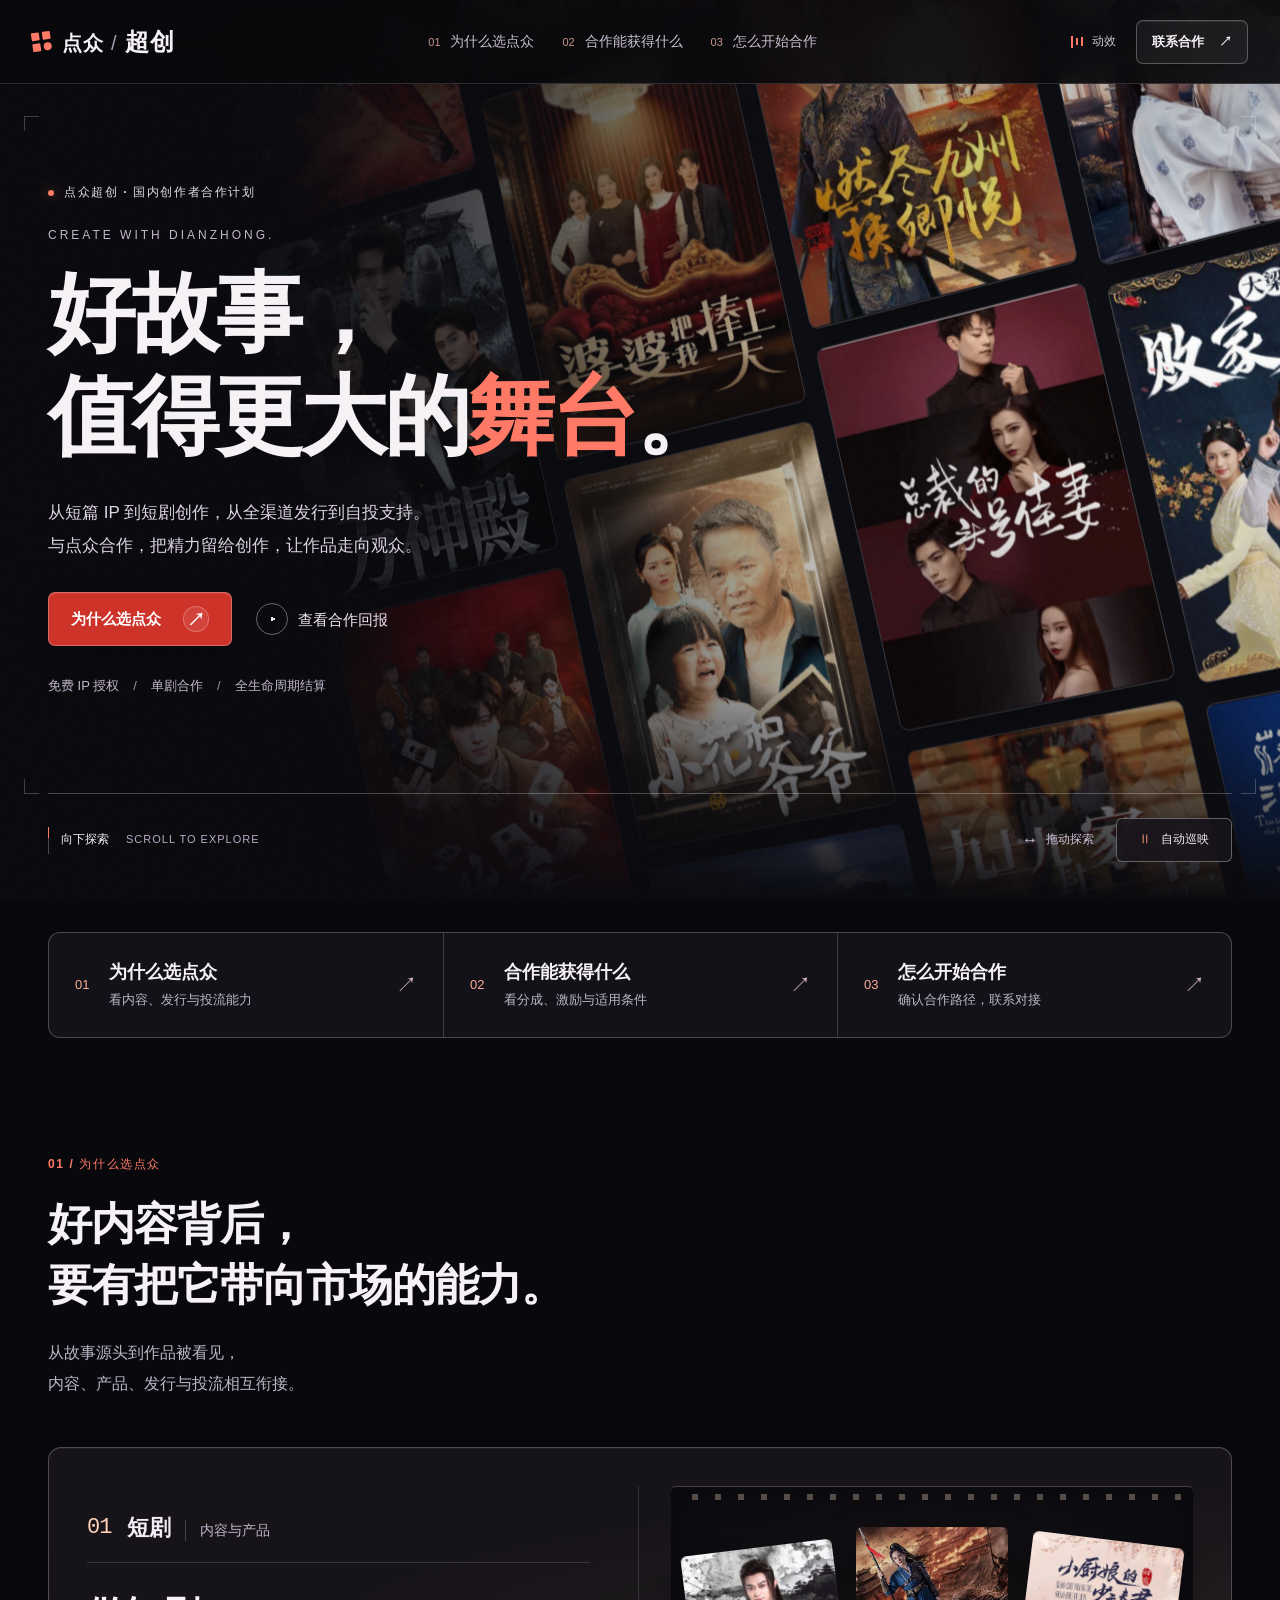
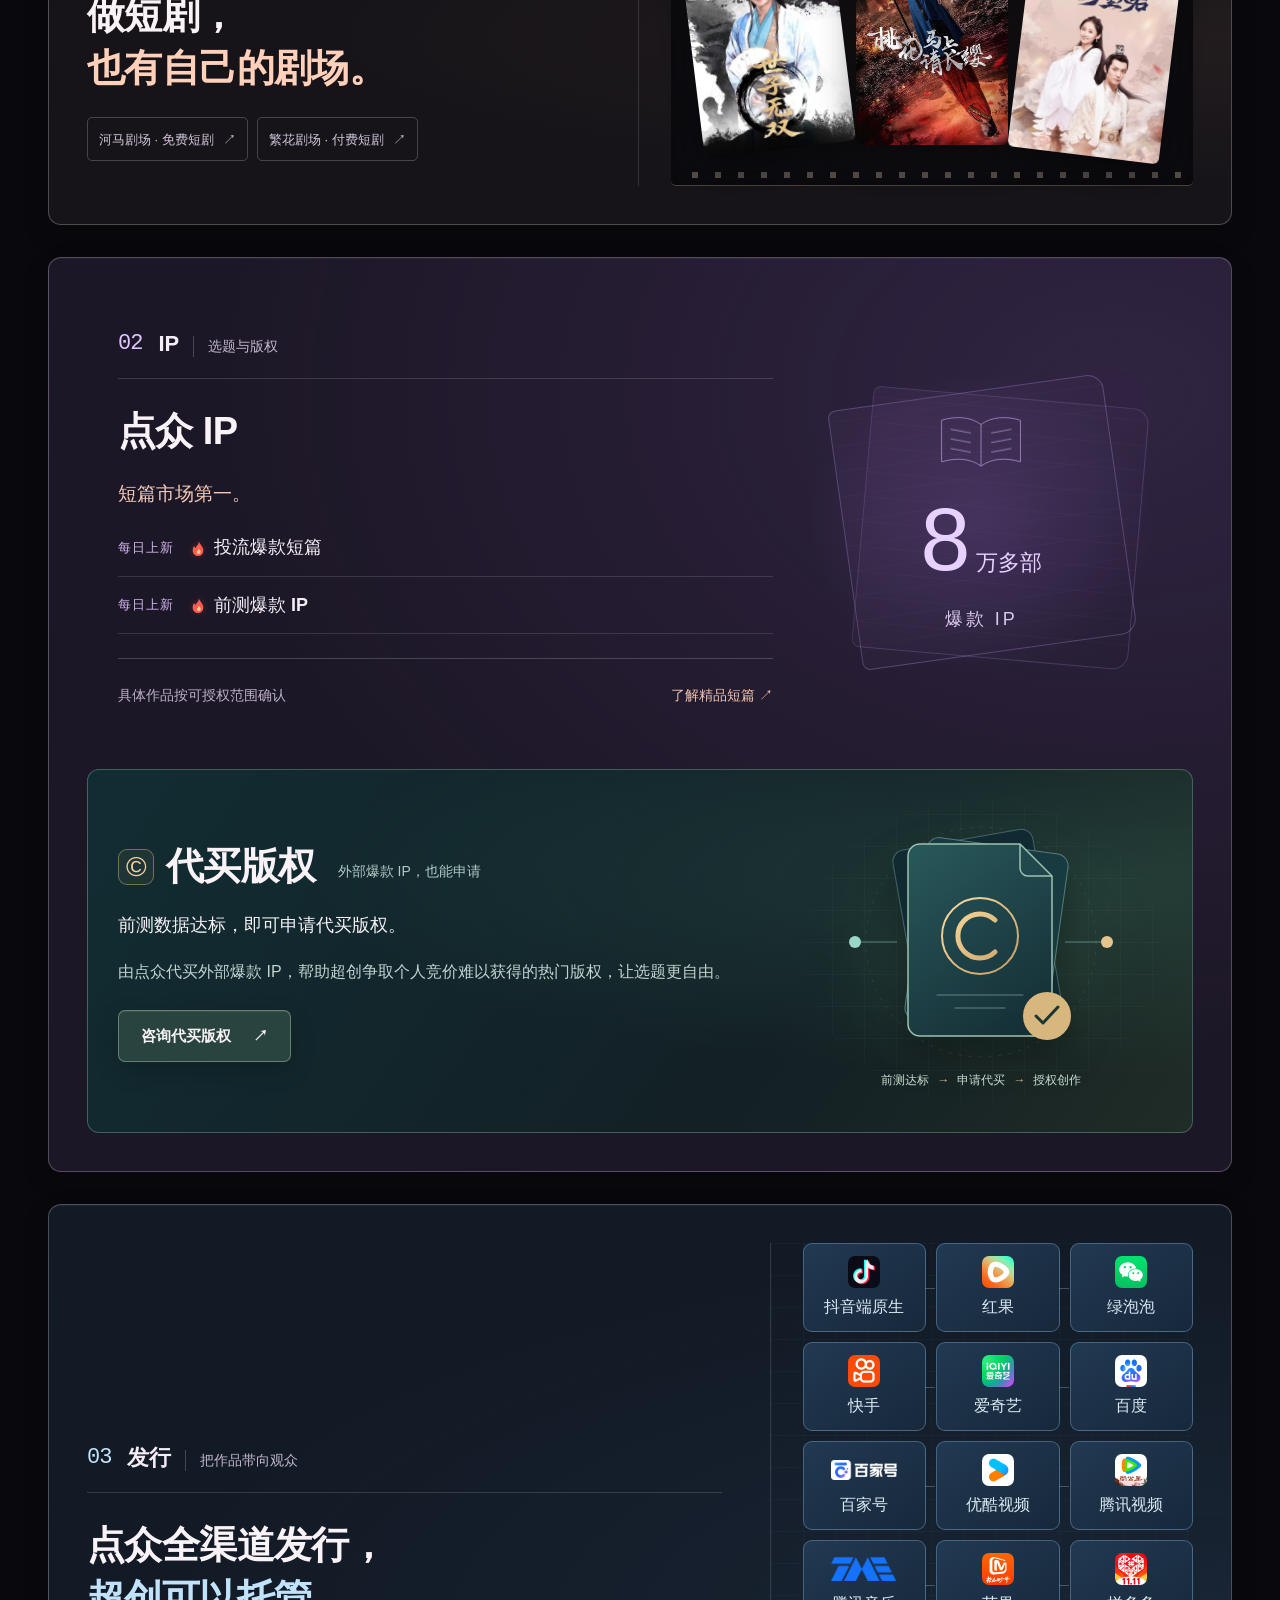
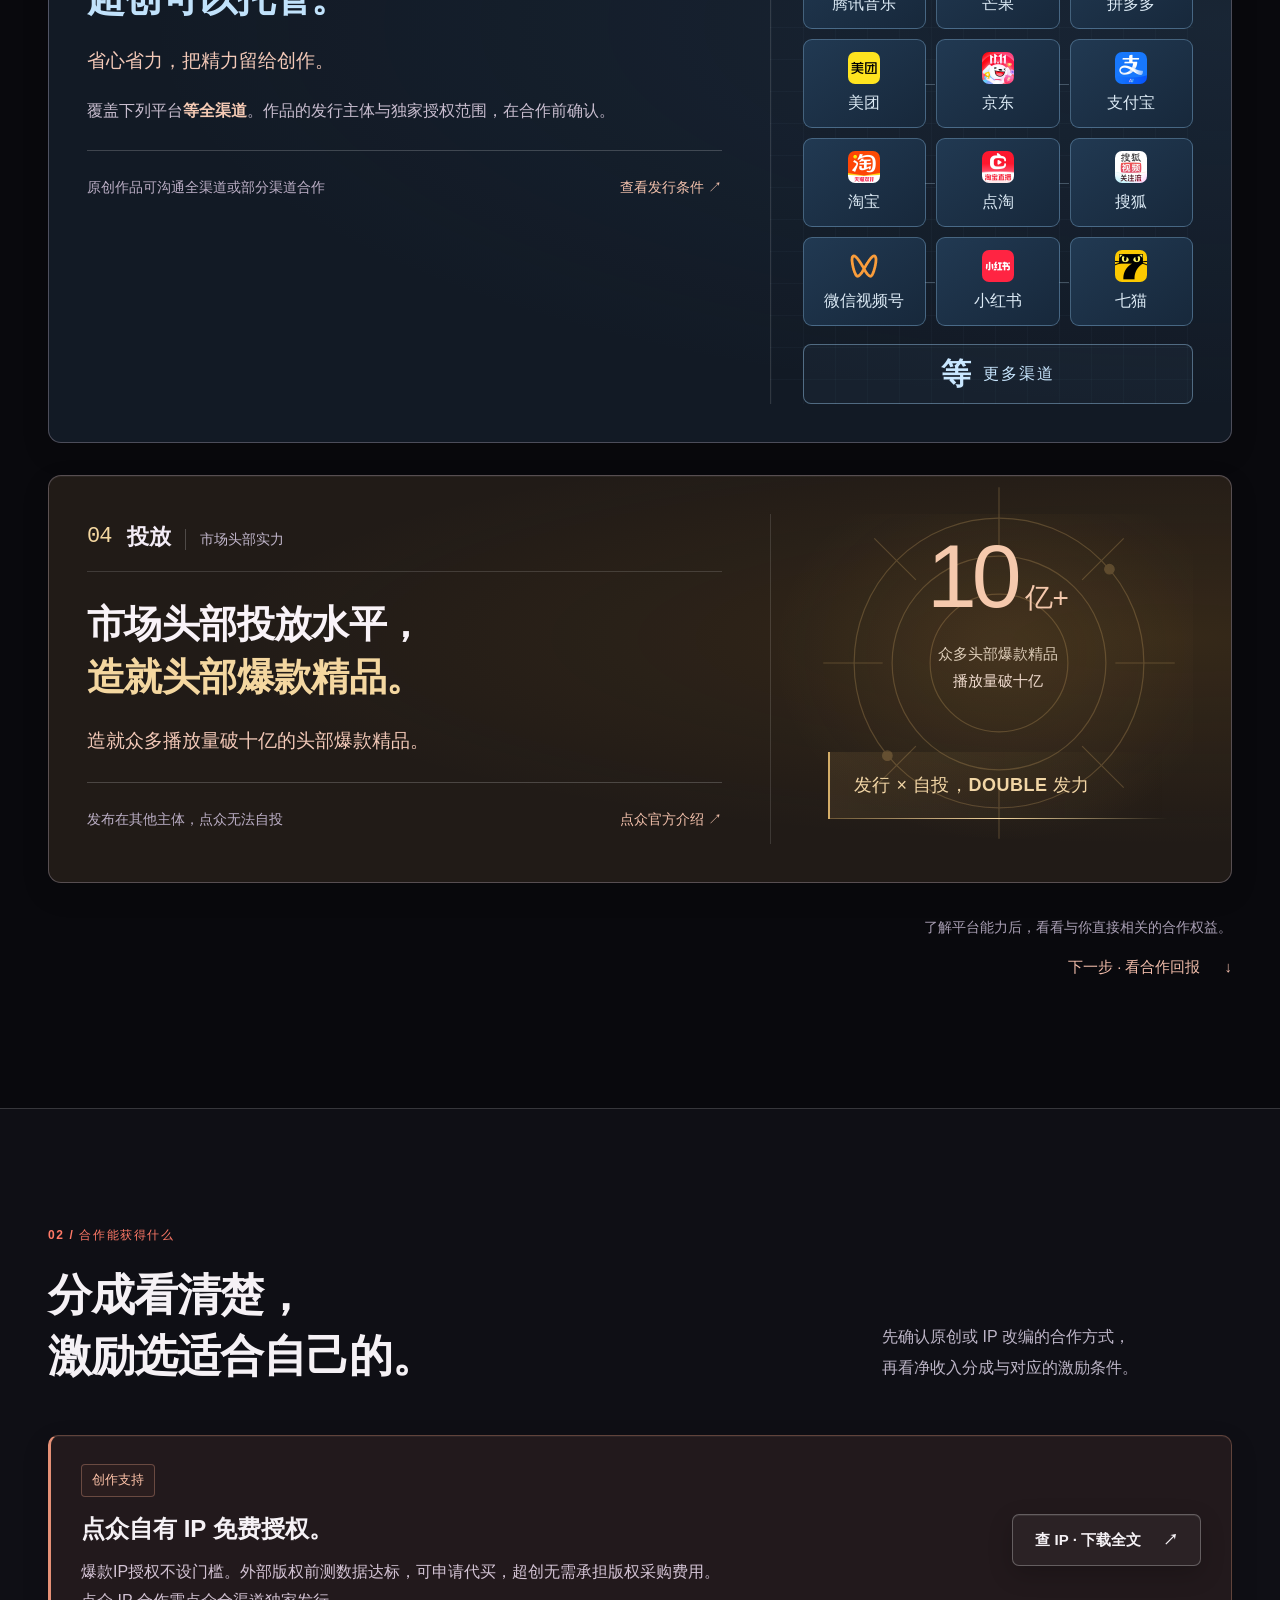
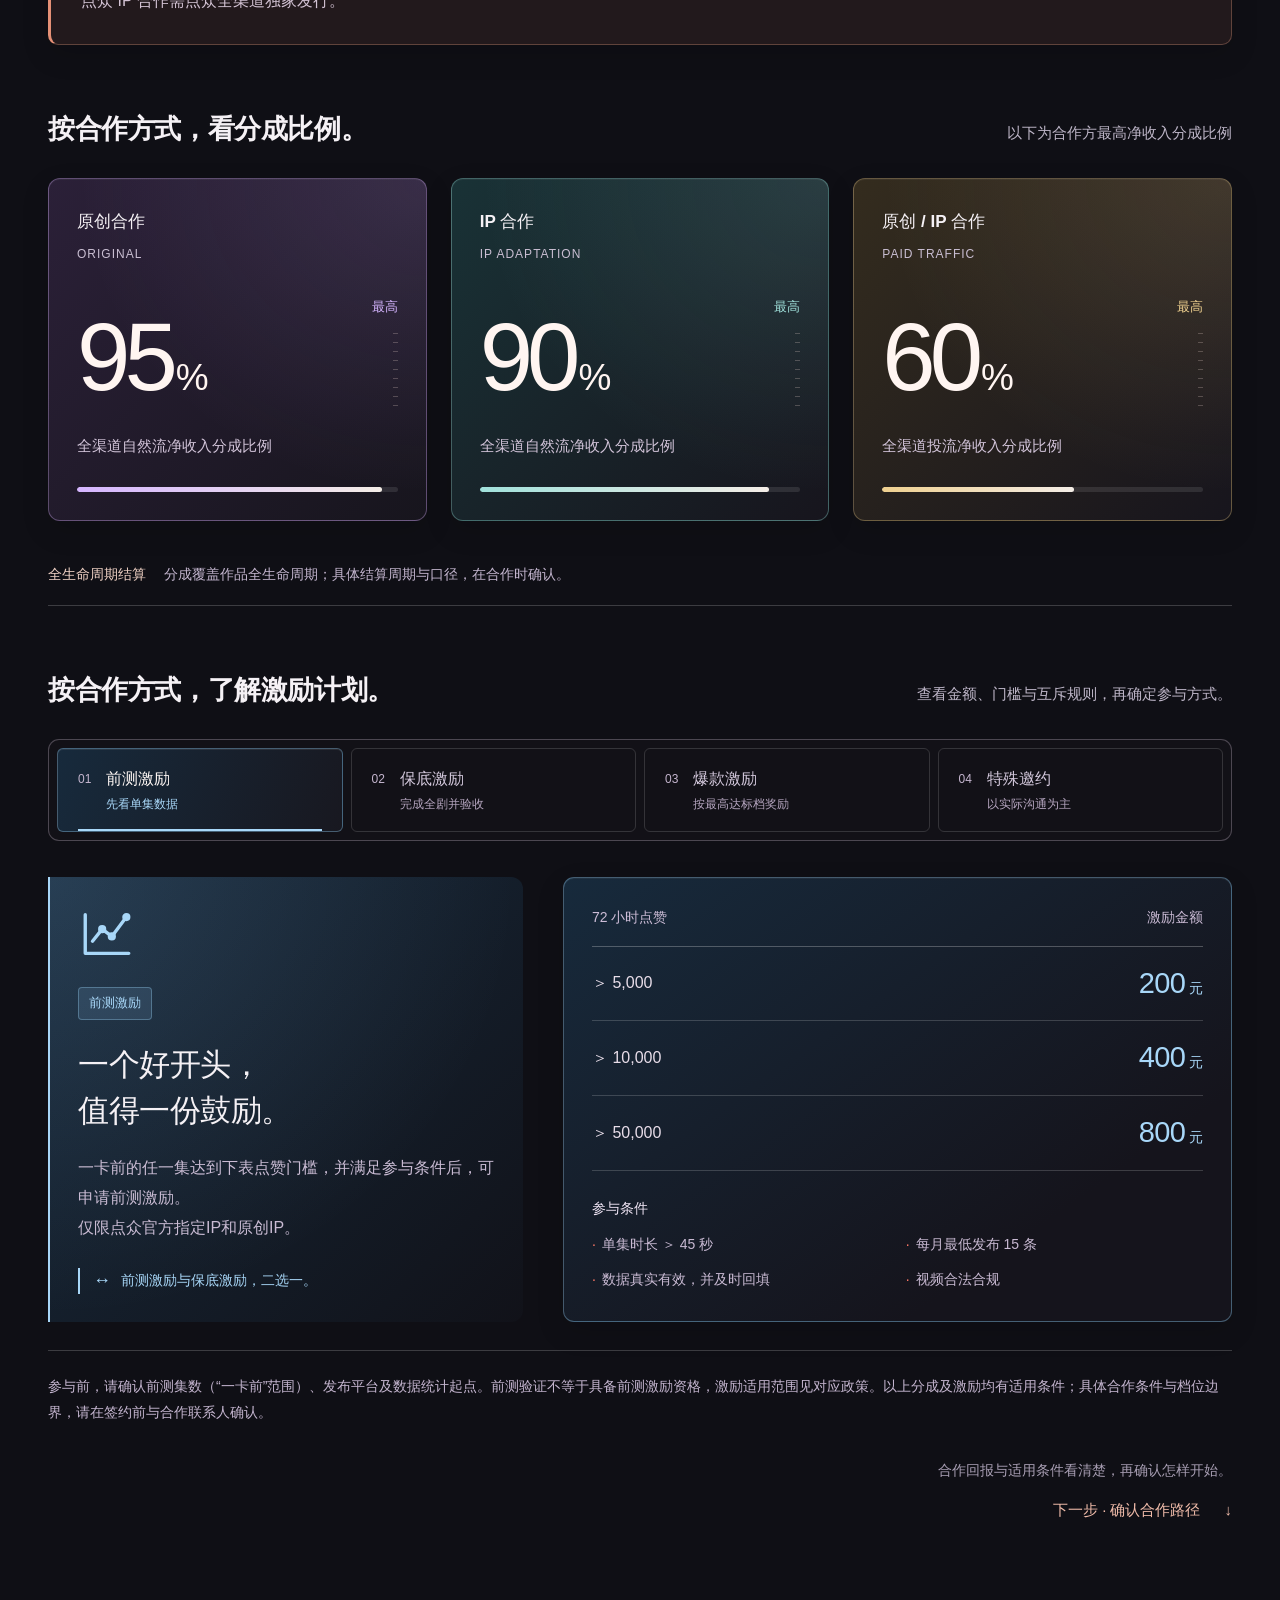
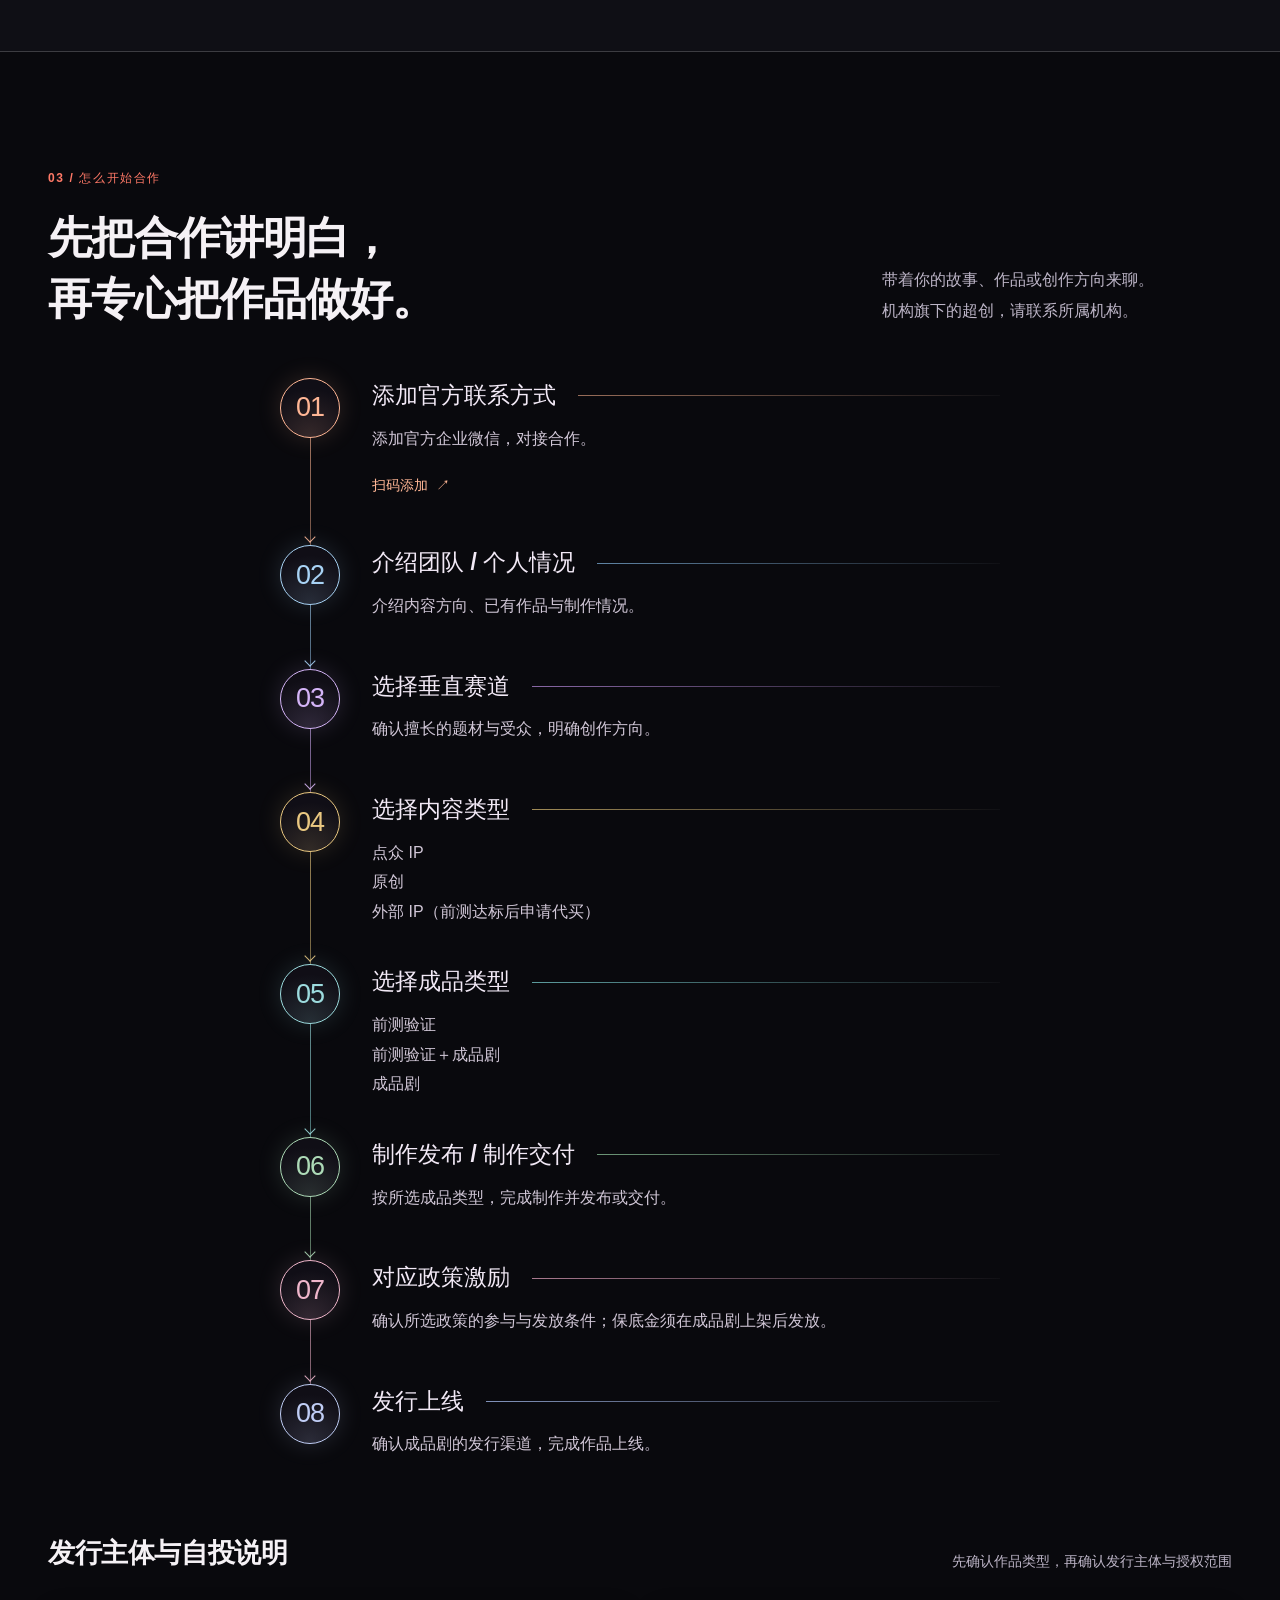
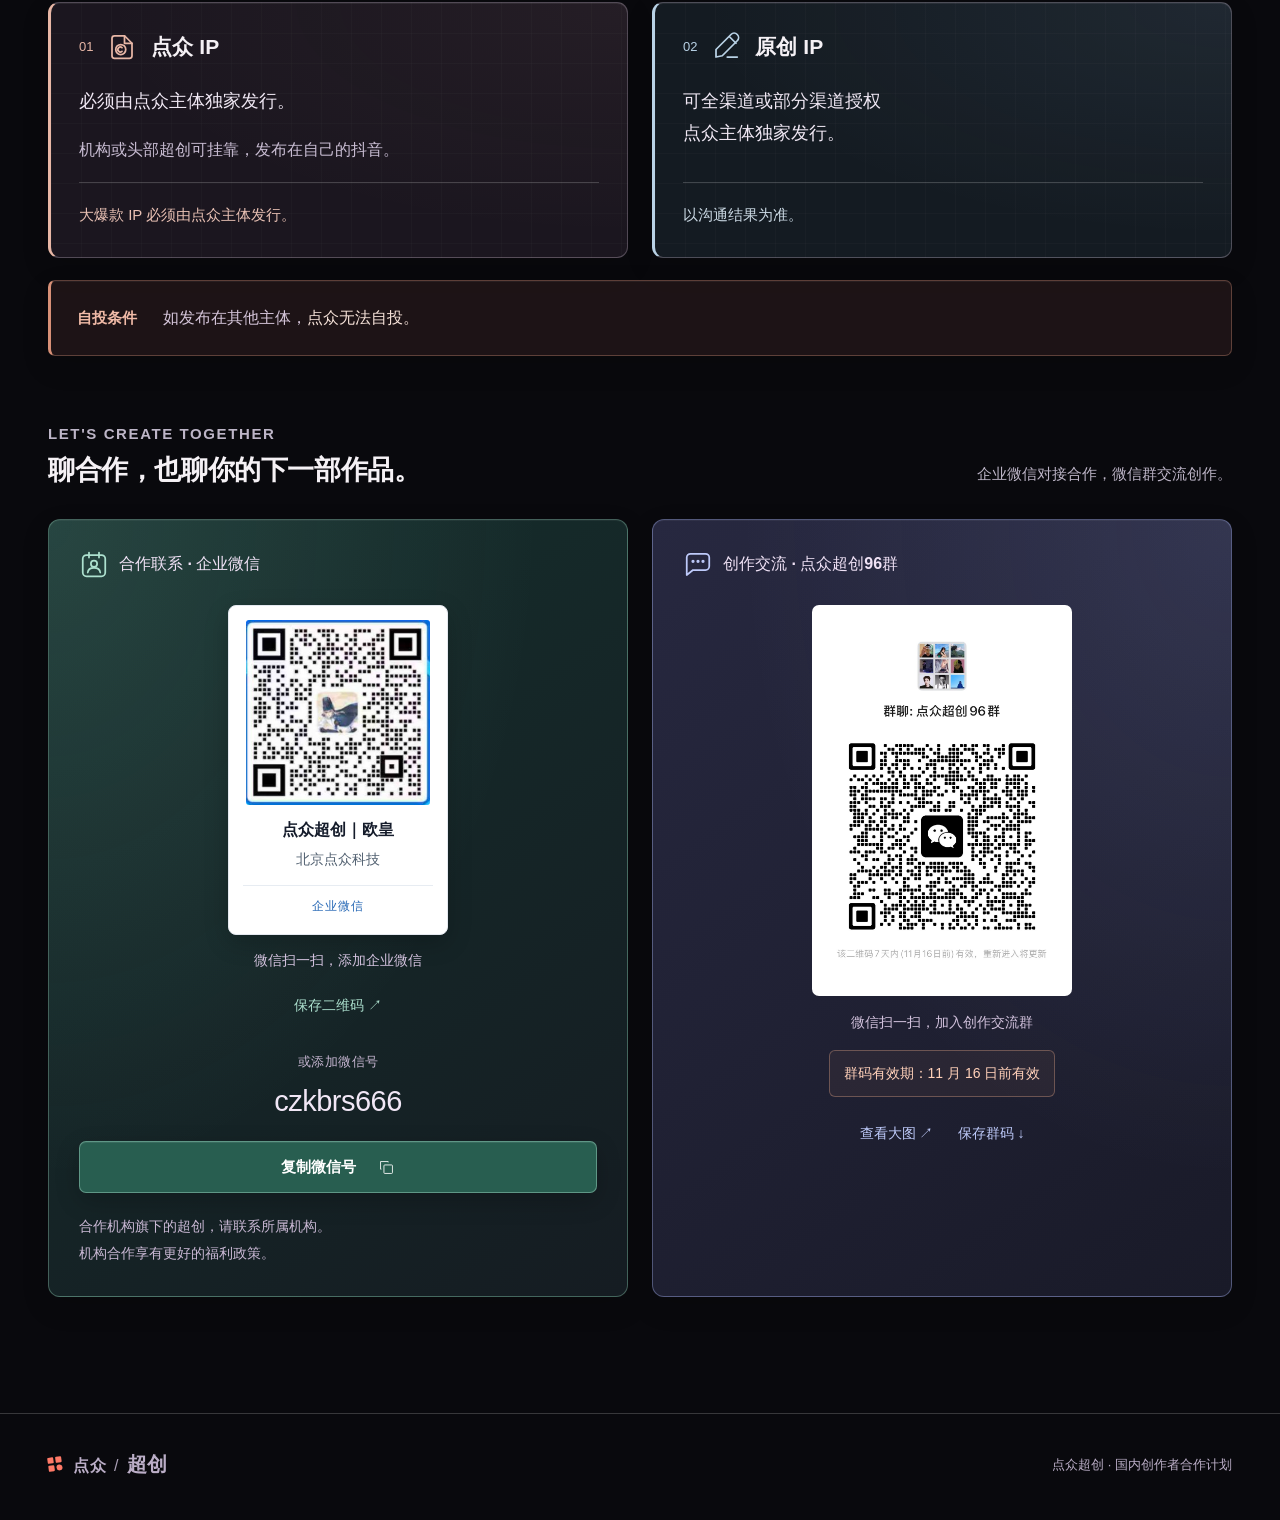
<file: index.html>
<!doctype html>
<html lang="zh-CN">
<head>
  <meta charset="UTF-8">
  <meta name="viewport" content="width=device-width, initial-scale=1">
  <meta name="theme-color" content="#09090c">
  <meta name="description" content="为什么选择点众、合作能获得什么、如何开始合作：了解短剧与短篇内容、全渠道发行与自投、分成激励及合作联系。">
  <title>点众超创 · 让好故事被看见</title>
  <link rel="icon" href="data:image/svg+xml,%3Csvg xmlns='http://www.w3.org/2000/svg' viewBox='0 0 64 64'%3E%3Crect width='64' height='64' rx='16' fill='%23b83c29'/%3E%3Ctext x='32' y='46' font-size='44' text-anchor='middle' fill='%23fff' font-family='serif'%3E创%3C/text%3E%3C/svg%3E">
  <link rel="preload" as="image" href="assets/hema-new-04.jpg">
  <link rel="stylesheet" href="styles.css?v=20261109-v2-title-hierarchy">
  <script src="script.js?v=20261109-v2-flow-light" defer></script>
</head>
<body class="site-v2">
  <div id="reading-progress" aria-hidden="true"></div>
  <a class="skip" href="#main">跳转到正文</a>
  <header class="site-header">
    <a class="brand" href="#" aria-label="点众超创 首页"><span class="brand-mark" aria-hidden="true"><i></i><i></i><i></i><i></i></span><span>点众<span class="brand-divider">/</span><strong>超创</strong></span></a>
    <nav aria-label="页面目录"><a href="#why"><span>01</span> 为什么选点众</a><a href="#benefits"><span>02</span> 合作能获得什么</a><a href="#how"><span>03</span> 怎么开始合作</a></nav>
    <div class="header-actions"><button id="motion-toggle" class="motion-toggle" aria-pressed="true" aria-label="关闭动效"><span class="motion-bars" aria-hidden="true"><i></i><i></i><i></i></span><span>动效</span></button><button class="button button-small button-dark" data-contact>联系合作 <span aria-hidden="true">↗</span></button></div>
  </header>
  <main id="main">
    <section class="hero" aria-labelledby="hero-title">
      <div class="hero-bg reel-background"><div class="poster-reel" role="group" tabindex="0" aria-label="万花筒海报滚轴，36部河马与繁花剧场剧目，可左右拖动或按方向键浏览，空格暂停或继续"><div class="reel-column" data-direction="1" data-speed="0.8" data-offset="0"><div class="reel-track" aria-hidden="true"><div class="reel-set"><div class="reel-poster reel-poster-official" style="--poster-ratio:559/799"><img src="assets/hema-new-04.jpg" alt="桃花马上请长缨 · 河马剧场海报" draggable="false" decoding="async"></div><div class="reel-poster reel-poster-official" style="--poster-ratio:424/606"><img src="assets/fanhua-02.jpg" alt="万神殿 · 繁花剧场海报" draggable="false" decoding="async"></div><div class="reel-poster reel-poster-official" style="--poster-ratio:559/799"><img src="assets/hema-new-06.jpg" alt="出手 · 河马剧场海报" draggable="false" decoding="async"></div><div class="reel-poster reel-poster-official" style="--poster-ratio:559/745"><img src="assets/hema-zhenqianjin.jpg" alt="真千金她只谋权不谋爱 · 河马剧场海报" draggable="false" decoding="async"></div><div class="reel-poster reel-poster-official" style="--poster-ratio:1080/1920"><img src="assets/hema-new-01.jpg" alt="爸爸，你凶我我也爱你 · 河马剧场海报" draggable="false" decoding="async"></div><div class="reel-poster reel-poster-official" style="--poster-ratio:424/606"><img src="assets/fanhua-04.jpg" alt="王者归来 · 繁花剧场海报" draggable="false" decoding="async"></div><div class="reel-poster reel-poster-official" style="--poster-ratio:559/799"><img src="assets/hema-new-05.jpg" alt="团宠老妈惹不起 · 河马剧场海报" draggable="false" decoding="async"></div><div class="reel-poster reel-poster-official" style="--poster-ratio:1080/1920"><img src="assets/hema-zhici.jpg" alt="至此星辰远 · 河马剧场海报" draggable="false" decoding="async"></div><div class="reel-poster reel-poster-official" style="--poster-ratio:559/799"><img src="assets/hema-new-08.jpg" alt="六十大寿 · 河马剧场海报" draggable="false" decoding="async"></div></div><div class="reel-set"><div class="reel-poster reel-poster-official" style="--poster-ratio:559/799"><img src="assets/hema-new-04.jpg" alt="桃花马上请长缨 · 河马剧场海报" draggable="false" decoding="async"></div><div class="reel-poster reel-poster-official" style="--poster-ratio:424/606"><img src="assets/fanhua-02.jpg" alt="万神殿 · 繁花剧场海报" draggable="false" decoding="async"></div><div class="reel-poster reel-poster-official" style="--poster-ratio:559/799"><img src="assets/hema-new-06.jpg" alt="出手 · 河马剧场海报" draggable="false" decoding="async"></div><div class="reel-poster reel-poster-official" style="--poster-ratio:559/745"><img src="assets/hema-zhenqianjin.jpg" alt="真千金她只谋权不谋爱 · 河马剧场海报" draggable="false" decoding="async"></div><div class="reel-poster reel-poster-official" style="--poster-ratio:1080/1920"><img src="assets/hema-new-01.jpg" alt="爸爸，你凶我我也爱你 · 河马剧场海报" draggable="false" decoding="async"></div><div class="reel-poster reel-poster-official" style="--poster-ratio:424/606"><img src="assets/fanhua-04.jpg" alt="王者归来 · 繁花剧场海报" draggable="false" decoding="async"></div><div class="reel-poster reel-poster-official" style="--poster-ratio:559/799"><img src="assets/hema-new-05.jpg" alt="团宠老妈惹不起 · 河马剧场海报" draggable="false" decoding="async"></div><div class="reel-poster reel-poster-official" style="--poster-ratio:1080/1920"><img src="assets/hema-zhici.jpg" alt="至此星辰远 · 河马剧场海报" draggable="false" decoding="async"></div><div class="reel-poster reel-poster-official" style="--poster-ratio:559/799"><img src="assets/hema-new-08.jpg" alt="六十大寿 · 河马剧场海报" draggable="false" decoding="async"></div></div></div></div><div class="reel-column" data-direction="-1" data-speed="1" data-offset="0.35"><div class="reel-track" aria-hidden="true"><div class="reel-set"><div class="reel-poster reel-poster-official" style="--poster-ratio:559/799"><img src="assets/hema-new-18.jpg" alt="南瓷北城 · 河马剧场海报" draggable="false" decoding="async"></div><div class="reel-poster reel-poster-official" style="--poster-ratio:960/1280"><img src="assets/hema-shizi.jpg" alt="世子无双 · 河马剧场海报" draggable="false" decoding="async"></div><div class="reel-poster reel-poster-official" style="--poster-ratio:424/606"><img src="assets/fanhua-05.jpg" alt="商医生，姗姗来迟 · 繁花剧场海报" draggable="false" decoding="async"></div><div class="reel-poster reel-poster-official" style="--poster-ratio:559/799"><img src="assets/hema-new-09.jpg" alt="替身为凰 · 河马剧场海报" draggable="false" decoding="async"></div><div class="reel-poster reel-poster-official" style="--poster-ratio:559/799"><img src="assets/hema-new-20.jpg" alt="婆婆把我捧上天 · 河马剧场海报" draggable="false" decoding="async"></div><div class="reel-poster reel-poster-official" style="--poster-ratio:559/799"><img src="assets/hema-new-16.jpg" alt="小花和爷爷 · 河马剧场海报" draggable="false" decoding="async"></div><div class="reel-poster reel-poster-official" style="--poster-ratio:424/606"><img src="assets/fanhua-03.jpg" alt="我的明星老婆 · 繁花剧场海报" draggable="false" decoding="async"></div><div class="reel-poster reel-poster-official" style="--poster-ratio:1080/1920"><img src="assets/hema-new-03.jpg" alt="等花开，等你归 · 河马剧场海报" draggable="false" decoding="async"></div><div class="reel-poster reel-poster-official" style="--poster-ratio:559/799"><img src="assets/hema-new-17.jpg" alt="无极归来 · 河马剧场海报" draggable="false" decoding="async"></div></div><div class="reel-set"><div class="reel-poster reel-poster-official" style="--poster-ratio:559/799"><img src="assets/hema-new-18.jpg" alt="南瓷北城 · 河马剧场海报" draggable="false" decoding="async"></div><div class="reel-poster reel-poster-official" style="--poster-ratio:960/1280"><img src="assets/hema-shizi.jpg" alt="世子无双 · 河马剧场海报" draggable="false" decoding="async"></div><div class="reel-poster reel-poster-official" style="--poster-ratio:424/606"><img src="assets/fanhua-05.jpg" alt="商医生，姗姗来迟 · 繁花剧场海报" draggable="false" decoding="async"></div><div class="reel-poster reel-poster-official" style="--poster-ratio:559/799"><img src="assets/hema-new-09.jpg" alt="替身为凰 · 河马剧场海报" draggable="false" decoding="async"></div><div class="reel-poster reel-poster-official" style="--poster-ratio:559/799"><img src="assets/hema-new-20.jpg" alt="婆婆把我捧上天 · 河马剧场海报" draggable="false" decoding="async"></div><div class="reel-poster reel-poster-official" style="--poster-ratio:559/799"><img src="assets/hema-new-16.jpg" alt="小花和爷爷 · 河马剧场海报" draggable="false" decoding="async"></div><div class="reel-poster reel-poster-official" style="--poster-ratio:424/606"><img src="assets/fanhua-03.jpg" alt="我的明星老婆 · 繁花剧场海报" draggable="false" decoding="async"></div><div class="reel-poster reel-poster-official" style="--poster-ratio:1080/1920"><img src="assets/hema-new-03.jpg" alt="等花开，等你归 · 河马剧场海报" draggable="false" decoding="async"></div><div class="reel-poster reel-poster-official" style="--poster-ratio:559/799"><img src="assets/hema-new-17.jpg" alt="无极归来 · 河马剧场海报" draggable="false" decoding="async"></div></div></div></div><div class="reel-column" data-direction="1" data-speed="0.9" data-offset="0.15"><div class="reel-track" aria-hidden="true"><div class="reel-set"><div class="reel-poster reel-poster-official" style="--poster-ratio:848/1212"><img src="assets/fanhua-09.jpg" alt="小厨娘的少主夫君 · 繁花剧场海报" draggable="false" decoding="async"></div><div class="reel-poster reel-poster-official" style="--poster-ratio:559/799"><img src="assets/hema-new-10.jpg" alt="大剑 · 河马剧场海报" draggable="false" decoding="async"></div><div class="reel-poster reel-poster-official" style="--poster-ratio:559/799"><img src="assets/hema-new-12.jpg" alt="燃尽九州换卿悦 · 河马剧场海报" draggable="false" decoding="async"></div><div class="reel-poster reel-poster-official" style="--poster-ratio:848/1212"><img src="assets/fanhua-07.jpg" alt="总裁的头号佳妻 · 繁花剧场海报" draggable="false" decoding="async"></div><div class="reel-poster reel-poster-official" style="--poster-ratio:559/799"><img src="assets/hema-new-14.jpg" alt="九十九封家书，震惊全国 · 河马剧场海报" draggable="false" decoding="async"></div><div class="reel-poster reel-poster-official" style="--poster-ratio:1080/1440"><img src="assets/hema-xianyi.jpg" alt="鲜衣怒马少年郎 · 河马剧场海报" draggable="false" decoding="async"></div><div class="reel-poster reel-poster-official" style="--poster-ratio:559/799"><img src="assets/hema-new-13.jpg" alt="那年阳光正好 · 河马剧场海报" draggable="false" decoding="async"></div><div class="reel-poster reel-poster-official" style="--poster-ratio:559/799"><img src="assets/hema-new-11.jpg" alt="大夏傻神 · 河马剧场海报" draggable="false" decoding="async"></div><div class="reel-poster reel-poster-official" style="--poster-ratio:1080/1920"><img src="assets/hema-new-02.jpg" alt="大小姐浴火重生 · 河马剧场海报" draggable="false" decoding="async"></div></div><div class="reel-set"><div class="reel-poster reel-poster-official" style="--poster-ratio:848/1212"><img src="assets/fanhua-09.jpg" alt="小厨娘的少主夫君 · 繁花剧场海报" draggable="false" decoding="async"></div><div class="reel-poster reel-poster-official" style="--poster-ratio:559/799"><img src="assets/hema-new-10.jpg" alt="大剑 · 河马剧场海报" draggable="false" decoding="async"></div><div class="reel-poster reel-poster-official" style="--poster-ratio:559/799"><img src="assets/hema-new-12.jpg" alt="燃尽九州换卿悦 · 河马剧场海报" draggable="false" decoding="async"></div><div class="reel-poster reel-poster-official" style="--poster-ratio:848/1212"><img src="assets/fanhua-07.jpg" alt="总裁的头号佳妻 · 繁花剧场海报" draggable="false" decoding="async"></div><div class="reel-poster reel-poster-official" style="--poster-ratio:559/799"><img src="assets/hema-new-14.jpg" alt="九十九封家书，震惊全国 · 河马剧场海报" draggable="false" decoding="async"></div><div class="reel-poster reel-poster-official" style="--poster-ratio:1080/1440"><img src="assets/hema-xianyi.jpg" alt="鲜衣怒马少年郎 · 河马剧场海报" draggable="false" decoding="async"></div><div class="reel-poster reel-poster-official" style="--poster-ratio:559/799"><img src="assets/hema-new-13.jpg" alt="那年阳光正好 · 河马剧场海报" draggable="false" decoding="async"></div><div class="reel-poster reel-poster-official" style="--poster-ratio:559/799"><img src="assets/hema-new-11.jpg" alt="大夏傻神 · 河马剧场海报" draggable="false" decoding="async"></div><div class="reel-poster reel-poster-official" style="--poster-ratio:1080/1920"><img src="assets/hema-new-02.jpg" alt="大小姐浴火重生 · 河马剧场海报" draggable="false" decoding="async"></div></div></div></div><div class="reel-column" data-direction="-1" data-speed="1.1" data-offset="0.5"><div class="reel-track" aria-hidden="true"><div class="reel-set"><div class="reel-poster reel-poster-official" style="--poster-ratio:1080/1920"><img src="assets/hema-wanli.jpg" alt="万里江山入我怀 · 河马剧场海报" draggable="false" decoding="async"></div><div class="reel-poster reel-poster-official" style="--poster-ratio:424/606"><img src="assets/fanhua-01.jpg" alt="巅峰狂少 · 繁花剧场海报" draggable="false" decoding="async"></div><div class="reel-poster reel-poster-official" style="--poster-ratio:559/799"><img src="assets/hema-new-07.jpg" alt="独宠小农妃 · 河马剧场海报" draggable="false" decoding="async"></div><div class="reel-poster reel-poster-official" style="--poster-ratio:559/745"><img src="assets/hema-yuanjin.jpg" alt="缘尽至此，爱不再言 · 河马剧场海报" draggable="false" decoding="async"></div><div class="reel-poster reel-poster-official" style="--poster-ratio:848/1212"><img src="assets/fanhua-06.jpg" alt="爱逢对手 · 繁花剧场海报" draggable="false" decoding="async"></div><div class="reel-poster reel-poster-official" style="--poster-ratio:559/799"><img src="assets/hema-new-19.jpg" alt="请君入我相思局 · 河马剧场海报" draggable="false" decoding="async"></div><div class="reel-poster reel-poster-official" style="--poster-ratio:559/799"><img src="assets/hema-new-15.jpg" alt="大梁败家少爷 · 河马剧场海报" draggable="false" decoding="async"></div><div class="reel-poster reel-poster-official" style="--poster-ratio:848/1212"><img src="assets/fanhua-08.jpg" alt="落花洞女的传说 · 繁花剧场海报" draggable="false" decoding="async"></div><div class="reel-poster reel-poster-official" style="--poster-ratio:559/799"><img src="assets/hema-new-21.jpg" alt="天尊归来 · 河马剧场海报" draggable="false" decoding="async"></div></div><div class="reel-set"><div class="reel-poster reel-poster-official" style="--poster-ratio:1080/1920"><img src="assets/hema-wanli.jpg" alt="万里江山入我怀 · 河马剧场海报" draggable="false" decoding="async"></div><div class="reel-poster reel-poster-official" style="--poster-ratio:424/606"><img src="assets/fanhua-01.jpg" alt="巅峰狂少 · 繁花剧场海报" draggable="false" decoding="async"></div><div class="reel-poster reel-poster-official" style="--poster-ratio:559/799"><img src="assets/hema-new-07.jpg" alt="独宠小农妃 · 河马剧场海报" draggable="false" decoding="async"></div><div class="reel-poster reel-poster-official" style="--poster-ratio:559/745"><img src="assets/hema-yuanjin.jpg" alt="缘尽至此，爱不再言 · 河马剧场海报" draggable="false" decoding="async"></div><div class="reel-poster reel-poster-official" style="--poster-ratio:848/1212"><img src="assets/fanhua-06.jpg" alt="爱逢对手 · 繁花剧场海报" draggable="false" decoding="async"></div><div class="reel-poster reel-poster-official" style="--poster-ratio:559/799"><img src="assets/hema-new-19.jpg" alt="请君入我相思局 · 河马剧场海报" draggable="false" decoding="async"></div><div class="reel-poster reel-poster-official" style="--poster-ratio:559/799"><img src="assets/hema-new-15.jpg" alt="大梁败家少爷 · 河马剧场海报" draggable="false" decoding="async"></div><div class="reel-poster reel-poster-official" style="--poster-ratio:848/1212"><img src="assets/fanhua-08.jpg" alt="落花洞女的传说 · 繁花剧场海报" draggable="false" decoding="async"></div><div class="reel-poster reel-poster-official" style="--poster-ratio:559/799"><img src="assets/hema-new-21.jpg" alt="天尊归来 · 河马剧场海报" draggable="false" decoding="async"></div></div></div></div></div></div>
      <div class="hero-vignette" aria-hidden="true"></div><div class="film-grain" aria-hidden="true"></div>
      <div class="hero-frame" aria-hidden="true"><i></i><i></i><i></i><i></i></div>
      <div class="hero-content wrap">
        <div class="hero-copy">
          <p class="eyebrow"><span class="status-dot"></span> 点众超创 · 国内创作者合作计划</p>
          <div class="hero-overline">CREATE WITH DIANZHONG.</div>
          <h1 id="hero-title"><span>好故事，</span><br><span class="hero-title-last"><span class="hero-title-phrase">值得更大的</span><span class="hero-title-key"><span class="red">舞台</span>。</span></span></h1>
          <p class="hero-description">从短篇 IP 到短剧创作，从全渠道发行到自投支持。<br>与点众合作，把精力留给创作，让作品走向观众。</p>
          <div class="hero-actions"><a class="button button-red" href="#why"><span>为什么选点众</span><span class="arrow-disc" aria-hidden="true">↗</span></a><a class="hero-policy-link" href="#benefits"><span class="play-disc" aria-hidden="true">▸</span> 查看合作回报</a></div>
          <div class="hero-footnote"><span>免费 IP 授权</span><b>/</b><span>单剧合作</span><b>/</b><span>全生命周期结算</span></div>
        </div>
        <div class="hero-bottom"><a class="scroll-cue" href="#why"><span class="scroll-line" aria-hidden="true"></span> 向下探索 <span>SCROLL TO EXPLORE</span></a><div class="reel-controls"><span class="reel-drag-hint">↔ <span>拖动探索</span></span><button id="reel-toggle" class="reel-toggle" aria-pressed="true" aria-label="暂停海报滚轴"><span class="reel-control-icon" aria-hidden="true"></span><span data-reel-label>自动巡映</span></button></div></div>
      </div>
    </section>
    <nav class="journey-nav wrap" aria-label="合作阅读路径">
      <a href="#why"><span class="journey-number">01</span><div><strong>为什么选点众</strong><span>看内容、发行与投流能力</span></div><span class="journey-arrow" aria-hidden="true">↗</span></a>
      <a href="#benefits"><span class="journey-number">02</span><div><strong>合作能获得什么</strong><span>看分成、激励与适用条件</span></div><span class="journey-arrow" aria-hidden="true">↗</span></a>
      <a href="#how"><span class="journey-number">03</span><div><strong>怎么开始合作</strong><span>确认合作路径，联系对接</span></div><span class="journey-arrow" aria-hidden="true">↗</span></a>
    </nav>

    <section class="chapter chapter-why" id="why" aria-labelledby="why-title">
      <span id="partnership" class="anchor-alias" aria-hidden="true"></span>
      <div class="wrap">
        <div class="chapter-heading" data-reveal><div><p class="eyebrow chapter-index">01 / 为什么选点众</p><h2 id="why-title">好内容背后，<br><span class="title-phrase">要有把它带向</span><span class="title-phrase">市场的能力。</span></h2></div><p class="chapter-description">从故事源头到作品被看见，<br>内容、产品、发行与投流相互衔接。</p></div>
        <div class="capability-grid">
          <article class="capability-card capability-content" data-reveal>
            <div class="capability-copy">
              <div class="capability-top"><span class="capability-number">01</span><span class="capability-label"><strong>短剧</strong><span>内容与产品</span></span></div>
              <h3>做短剧，<br><span class="capability-title-accent">也有自己的剧场。</span></h3>
              <div class="capability-tags"><a href="https://kuaikaw.cn/" target="_blank" rel="noopener noreferrer" aria-label="河马剧场 · 免费短剧（新窗口打开官网）">河马剧场 · 免费短剧 <span aria-hidden="true">↗</span></a><a href="http://wfread.com/" target="_blank" rel="noopener noreferrer" aria-label="繁花剧场 · 付费短剧（新窗口打开官网）">繁花剧场 · 付费短剧 <span aria-hidden="true">↗</span></a></div>
            </div>
            <div class="capability-media"><div class="capability-posters" aria-label="河马与繁花剧场作品海报"><img src="assets/hema-shizi.jpg" width="960" height="1280" alt="世子无双 · 河马剧场" loading="lazy"><img src="assets/hema-new-04.jpg" width="559" height="799" alt="桃花马上请长缨 · 河马剧场" loading="lazy"><img src="assets/fanhua-09.jpg" width="848" height="1212" alt="小厨娘的少主夫君 · 繁花剧场" loading="lazy"></div></div>
          </article>
          <article class="capability-card capability-content capability-ip" data-reveal>
            <div class="ip-owned">
            <div class="capability-copy">
              <div class="capability-top"><span class="capability-number">02</span><span class="capability-label"><strong>IP</strong><span>选题与版权</span></span></div>
              <h3>点众 IP</h3>
              <p class="capability-emphasis">短篇市场第一。</p>
              <div class="ip-updates" aria-label="每日内容上新"><p><span>每日上新</span><strong><svg class="hot-spark" width="16" height="18" viewBox="0 0 24 24" aria-hidden="true"><path d="M13 2c1 6-4 6-4 10-2-1-3-3-3-3-1 2-2 4-2 7a8 8 0 0 0 16 0c0-5-4-8-7-14Z" fill="currentColor"/><path d="M13 13c0 3-3 3-3 5a3 3 0 0 0 6 0c0-2-1-3-3-5Z" fill="#ffcf96"/></svg>投流爆款短篇</strong></p><p><span>每日上新</span><strong><svg class="hot-spark" width="16" height="18" viewBox="0 0 24 24" aria-hidden="true"><path d="M13 2c1 6-4 6-4 10-2-1-3-3-3-3-1 2-2 4-2 7a8 8 0 0 0 16 0c0-5-4-8-7-14Z" fill="currentColor"/><path d="M13 13c0 3-3 3-3 5a3 3 0 0 0 6 0c0-2-1-3-3-5Z" fill="#ffcf96"/></svg>前测爆款 IP</strong></p></div>
              <div class="capability-foot"><span>具体作品按可授权范围确认</span><a href="https://www.ishugui.com/browse/on3-tw282-th991" target="_blank" rel="noopener noreferrer">了解精品短篇 ↗</a></div>
            </div>
            <div class="capability-media"><div class="ip-library"><div class="ip-glyph" aria-hidden="true"><svg viewBox="0 0 180 130" fill="none"><path d="M90 34C70 19 42 18 16 26v78c27-8 54-7 74 8m0-78c20-15 48-16 74-8v78c-27-8-54-7-74 8V34Z" stroke="currentColor" stroke-width="1.5"/><path d="m33 43 38 7m-38 11 38 7m-38 11 38 7m38-36 38-7m-38 25 38-7m-38 25 38-7" stroke="currentColor" stroke-width="1.5"/></svg></div><p class="ip-library-number"><strong>8</strong><span>万多部</span></p><p class="ip-library-label">爆款 IP</p></div></div>
            </div>
            <div class="ip-purchase">
              <div class="ip-purchase-copy">
                <div class="ip-purchase-heading"><h3><span class="copyright-mark" aria-hidden="true">©</span>代买版权</h3><span>外部爆款 IP，也能申请</span></div>
                <p class="ip-purchase-lead">前测数据达标，<span class="title-phrase">即可申请代买版权。</span></p>
                <p class="ip-purchase-description">由点众代买外部爆款 IP，帮助超创争取个人竞价难以获得的热门版权，让选题更自由。</p>
                <button class="button button-dark" data-contact>咨询代买版权 <span aria-hidden="true">↗</span></button>
              </div>
              <div class="ip-purchase-visual" aria-label="版权支持：前测达标后申请代买，获得授权后创作">
                <svg class="copyright-art" width="320" height="260" viewBox="0 0 320 260" fill="none" aria-hidden="true">
                  <defs><linearGradient id="copyright-sheet" x1="90" y1="30" x2="230" y2="230" gradientUnits="userSpaceOnUse"><stop stop-color="#29595b"/><stop offset="1" stop-color="#132b33"/></linearGradient><linearGradient id="copyright-gold" x1="120" y1="90" x2="215" y2="180" gradientUnits="userSpaceOnUse"><stop stop-color="#ffe0a4"/><stop offset="1" stop-color="#b78c51"/></linearGradient></defs>
                  <circle cx="160" cy="132" r="115" stroke="#76b5b1" stroke-opacity=".14" stroke-dasharray="3 7"/>
                  <path d="M40 132h36M244 132h36" stroke="#8bbfb8" stroke-opacity=".55"/>
                  <circle cx="34" cy="132" r="6" fill="#9ad7c9"/><circle cx="286" cy="132" r="6" fill="#e5c58b"/>
                  <rect x="70" y="42" width="142" height="184" rx="12" transform="rotate(-10 70 42)" fill="#112a32" stroke="#426465"/>
                  <rect x="108" y="26" width="142" height="184" rx="12" transform="rotate(8 108 26)" fill="#183b41" stroke="#557c78"/>
                  <path d="M99 34h100l32 32v148a12 12 0 0 1-12 12H99a12 12 0 0 1-12-12V46a12 12 0 0 1 12-12Z" fill="url(#copyright-sheet)" stroke="#9fc2ad" stroke-width="1.5"/>
                  <path d="M199 34v24a8 8 0 0 0 8 8h24" stroke="#9fc2ad" stroke-width="1.5"/>
                  <circle class="copyright-trace" cx="159" cy="126" r="38" stroke="url(#copyright-gold)" stroke-width="2"/>
                  <path class="copyright-trace" d="M174 110a22 22 0 1 0 0 32" stroke="url(#copyright-gold)" stroke-width="5" stroke-linecap="round"/>
                  <path d="M116 185h86M134 198h50" stroke="#95b6ad" stroke-opacity=".6" stroke-linecap="round"/>
                  <circle cx="226" cy="206" r="24" fill="#d8b77e"/><path d="m215 206 7 7 15-16" stroke="#1c3636" stroke-width="3" stroke-linecap="round" stroke-linejoin="round"/>
                </svg>
                <div class="copyright-route" aria-hidden="true"><span>前测达标</span><i>→</i><span>申请代买</span><i>→</i><span>授权创作</span></div>
              </div>
            </div>
          </article>
          <article class="capability-card capability-distribution" data-reveal>
            <div class="capability-copy">
              <div class="capability-top"><span class="capability-number">03</span><span class="capability-label"><strong>发行</strong><span>把作品带向观众</span></span></div>
              <h3>点众全渠道发行，<br><span class="capability-title-accent">超创可以托管。</span></h3>
              <p class="capability-emphasis">省心省力，把精力留给创作。</p>
              <p>覆盖下列平台<strong class="channel-etc-inline">等全渠道</strong>。作品的发行主体与独家授权范围，在合作前确认。</p>
              <div class="capability-foot"><span>原创作品可沟通全渠道或部分渠道合作</span><a href="#distribution">查看发行条件 ↗</a></div>
            </div>
            <div class="capability-media capability-media-channels"><div class="capability-tags" aria-label="全渠道发行，部分平台举例"><span style="--node-delay:0.00s"><img class="platform-icon" src="assets/platforms/douyin.jpg" width="32" height="32" alt="" loading="lazy">抖音端原生</span><span style="--node-delay:0.06s"><img class="platform-icon" src="assets/platforms/hongguo.jpg" width="32" height="32" alt="" loading="lazy">红果</span><span style="--node-delay:0.11s"><img class="platform-icon" src="assets/platforms/wechat.jpg" width="32" height="32" alt="" loading="lazy">绿泡泡</span><span style="--node-delay:0.17s"><img class="platform-icon" src="assets/platforms/kuaishou.jpg" width="32" height="32" alt="" loading="lazy">快手</span><span style="--node-delay:0.22s"><img class="platform-icon" src="assets/platforms/iqiyi.jpg" width="32" height="32" alt="" loading="lazy">爱奇艺</span><span style="--node-delay:0.28s"><img class="platform-icon" src="assets/platforms/baidu.jpg" width="32" height="32" alt="" loading="lazy">百度</span><span style="--node-delay:0.33s"><img class="platform-icon platform-icon-wide" src="assets/platforms/baijiahao.svg" width="32" height="32" alt="" loading="lazy">百家号</span><span style="--node-delay:0.39s"><img class="platform-icon" src="assets/platforms/youku.jpg" width="32" height="32" alt="" loading="lazy">优酷视频</span><span style="--node-delay:0.44s"><img class="platform-icon" src="assets/platforms/tencent-video.jpg" width="32" height="32" alt="" loading="lazy">腾讯视频</span><span style="--node-delay:0.49s"><img class="platform-icon platform-icon-wide" src="assets/platforms/tme.png" width="32" height="32" alt="" loading="lazy">腾讯音乐</span><span style="--node-delay:0.55s"><img class="platform-icon" src="assets/platforms/mango.jpg" width="32" height="32" alt="" loading="lazy">芒果</span><span style="--node-delay:0.60s"><img class="platform-icon" src="assets/platforms/pinduoduo.jpg" width="32" height="32" alt="" loading="lazy">拼多多</span><span style="--node-delay:0.66s"><img class="platform-icon" src="assets/platforms/meituan.jpg" width="32" height="32" alt="" loading="lazy">美团</span><span style="--node-delay:0.70s"><img class="platform-icon" src="assets/platforms/jd.jpg" width="32" height="32" alt="" loading="lazy">京东</span><span style="--node-delay:0.70s"><img class="platform-icon" src="assets/platforms/alipay.jpg" width="32" height="32" alt="" loading="lazy">支付宝</span><span style="--node-delay:0.70s"><img class="platform-icon" src="assets/platforms/taobao.jpg" width="32" height="32" alt="" loading="lazy">淘宝</span><span style="--node-delay:0.70s"><img class="platform-icon" src="assets/platforms/diantao.jpg" width="32" height="32" alt="" loading="lazy">点淘</span><span style="--node-delay:0.70s"><img class="platform-icon" src="assets/platforms/sohu.jpg" width="32" height="32" alt="" loading="lazy">搜狐</span><span style="--node-delay:0.70s"><img class="platform-icon" src="assets/platforms/weixin-channels.ico" width="32" height="32" alt="" loading="lazy">微信视频号</span><span style="--node-delay:0.70s"><img class="platform-icon" src="assets/platforms/xiaohongshu.jpg" width="32" height="32" alt="" loading="lazy">小红书</span><span style="--node-delay:0.70s"><img class="platform-icon" src="assets/platforms/qimao.jpg" width="32" height="32" alt="" loading="lazy">七猫</span></div><p class="channel-etc"><strong>等</strong><span>更多渠道</span></p></div>
          </article>
          <article class="capability-card capability-investment" data-reveal>
            <div class="capability-copy">
              <div class="capability-top"><span class="capability-number">04</span><span class="capability-label"><strong>投放</strong><span>市场头部实力</span></span></div>
              <h3>市场头部投放水平，<br><span class="capability-title-accent">造就头部爆款精品。</span></h3>
              <p class="capability-emphasis">造就众多播放量破十亿的头部爆款精品。</p>
              <div class="capability-foot"><span>发布在其他主体，点众无法自投</span><a href="https://dianzhong.com/company.html" target="_blank" rel="noopener noreferrer">点众官方介绍 ↗</a></div>
            </div>
            <div class="capability-media capability-media-investment"><svg class="investment-radar" width="320" height="320" viewBox="0 0 320 320" fill="none" aria-hidden="true"><circle cx="160" cy="160" r="122"/><circle cx="160" cy="160" r="90"/><circle cx="160" cy="160" r="58"/><path class="radar-rays" d="M160 12v50m0 196v50M12 160h50m196 0h50M55 55l35 35m140 140 35 35M55 265l35-35M230 90l35-35"/><circle class="radar-point" cx="253" cy="81" r="4"/><circle class="radar-point" cx="66" cy="238" r="4"/></svg><div class="investment-impact"><p class="investment-number"><strong>10</strong><span>亿+</span></p><p class="investment-caption">众多头部爆款精品<br><strong>播放量破十亿</strong></p></div><div class="capability-tags"><span>发行 × 自投，<strong lang="en">DOUBLE</strong> 发力</span></div></div>
          </article>
        </div>
        <div class="chapter-next"><p>了解平台能力后，看看与你直接相关的合作权益。</p><a href="#benefits">下一步 · 看合作回报 <span aria-hidden="true">↓</span></a></div>
      </div>
    </section>

    <section class="chapter chapter-benefits" id="benefits" aria-labelledby="benefits-title"><div class="wrap">
      <div class="chapter-heading" data-reveal><div><p class="eyebrow chapter-index">02 / 合作能获得什么</p><h2 id="benefits-title">分成看清楚，<br>激励选适合自己的。</h2></div><p class="chapter-description">先确认原创或 IP 改编的合作方式，<br>再看净收入分成与对应的激励条件。</p></div>
      <div class="benefit-intro" data-reveal><div><span class="mini-label">创作支持</span><h3>点众自有 IP 免费授权。</h3><p>爆款IP授权不设门槛。外部版权前测数据达标，可申请代买，超创无需承担版权采购费用。<br>点众 IP 合作需点众全渠道独家发行。</p></div><a class="button button-dark" href="https://dianzhongip.coze.site/" target="_blank" rel="noopener noreferrer">查 IP · 下载全文 <span aria-hidden="true">↗</span></a></div>
      <div class="benefit-revenue" id="revenue">
        <div class="subsection-heading" data-reveal><h3>按合作方式，看分成比例。</h3><p>以下为合作方最高净收入分成比例</p></div>
        <div class="revenue-grid" data-reveal>
        <article><span class="revenue-label">原创合作 <span>ORIGINAL</span></span><p class="revenue-number">95<span>%</span><small>最高</small></p><p class="revenue-caption"><span>全渠道自然流</span><span>净收入分成比例</span></p><div class="revenue-meter" aria-hidden="true"><span style="--share:95%"></span></div></article>
        <article><span class="revenue-label">IP 合作 <span>IP ADAPTATION</span></span><p class="revenue-number">90<span>%</span><small>最高</small></p><p class="revenue-caption"><span>全渠道自然流</span><span>净收入分成比例</span></p><div class="revenue-meter" aria-hidden="true"><span style="--share:90%"></span></div></article>
        <article><span class="revenue-label">原创 / IP 合作 <span>PAID TRAFFIC</span></span><p class="revenue-number">60<span>%</span><small>最高</small></p><p class="revenue-caption"><span>全渠道投流</span><span>净收入分成比例</span></p><div class="revenue-meter" aria-hidden="true"><span style="--share:60%"></span></div></article>
      </div>
        <p class="settlement-note"><strong>全生命周期结算</strong><span>分成覆盖作品全生命周期；具体结算周期与口径，在合作时确认。</span></p>
      </div>
      <div class="benefit-incentives" id="incentives">
        <div class="subsection-heading" data-reveal><h3>按合作方式，了解激励计划。</h3><p>查看金额、门槛与互斥规则，再确定参与方式。</p></div>
        <div class="incentive-tabs" role="tablist" aria-label="激励政策"><button id="tab-pretest" role="tab" aria-selected="true" aria-controls="panel-pretest" tabindex="0"><span>01</span> 前测激励 <i>先看单集数据</i></button><button id="tab-guarantee" role="tab" aria-selected="false" aria-controls="panel-guarantee" tabindex="-1"><span>02</span> 保底激励 <i>完成全剧并验收</i></button><button id="tab-hit" role="tab" aria-selected="false" aria-controls="panel-hit" tabindex="-1"><span>03</span> 爆款激励 <i>按最高达标档奖励</i></button><button id="tab-invitation" role="tab" aria-selected="false" aria-controls="panel-invitation" tabindex="-1"><span>04</span> 特殊邀约 <i>以实际沟通为主</i></button></div>
<div class="incentive-panel" id="panel-pretest" role="tabpanel" aria-labelledby="tab-pretest" tabindex="0">
        <div class="incentive-intro"><svg class="incentive-symbol" width="58" height="58" viewBox="0 0 24 24" fill="none" stroke="currentColor" stroke-width="1.4" stroke-linecap="round" stroke-linejoin="round" aria-hidden="true"><path d="M3 4v16h18M6 15l4-5 4 3 6-8"/><circle cx="10" cy="10" r="1"/><circle cx="14" cy="13" r="1"/><circle cx="20" cy="5" r="1"/></svg><span class="mini-label">前测激励</span><h3>一个好开头，<br>值得一份鼓励。</h3><p>一卡前的任一集达到下表点赞门槛，并满足参与条件后，可申请前测激励。<br>仅限点众官方指定IP和原创IP。</p><div class="exclusivity"><span aria-hidden="true">↔</span> 前测激励与保底激励，二选一。</div></div>
        <div class="incentive-data"><table><caption class="sr-only">前测激励金额档位</caption><thead><tr><th scope="col">72 小时点赞</th><th scope="col">激励金额</th></tr></thead><tbody><tr><td>＞ 5,000</td><td><strong>200</strong> 元</td></tr><tr><td>＞ 10,000</td><td><strong>400</strong> 元</td></tr><tr><td>＞ 50,000</td><td><strong>800</strong> 元</td></tr></tbody></table><div class="requirements"><span>参与条件</span><ul><li>单集时长 ＞ 45 秒</li><li>每月最低发布 15 条</li><li>数据真实有效，并及时回填</li><li>视频合法合规</li></ul></div></div>
      </div>
<div class="incentive-panel" id="panel-guarantee" role="tabpanel" aria-labelledby="tab-guarantee" tabindex="0" hidden>
        <div class="incentive-intro"><svg class="incentive-symbol" width="58" height="58" viewBox="0 0 24 24" fill="none" stroke="currentColor" stroke-width="1.4" stroke-linecap="round" stroke-linejoin="round" aria-hidden="true"><path d="m12 2 8 4v6c0 5-8 10-8 10S4 17 4 12V6Z"/><path d="m8 12 3 3 5-6"/></svg><span class="mini-label">保底激励</span><h3>认真完成的故事，<br>值得被支持。</h3><p>需制作全剧，时长 ＞ 60 分钟。<br>原创作品与点众 IP 均可参与。</p><div class="exclusivity"><span aria-hidden="true">↔</span> 保底与前测、纯分成爆款激励均不可叠加。</div></div>
        <div class="incentive-data"><table><caption class="sr-only">保底激励金额档位</caption><thead><tr><th scope="col">72 小时点赞</th><th scope="col">保底金额</th></tr></thead><tbody><tr><td>＞ 5,000</td><td><strong>1,000</strong> 元</td></tr><tr><td>＞ 10,000</td><td><strong>5,000</strong> 元</td></tr><tr><td>＞ 50,000</td><td><strong>10,000</strong> 元</td></tr></tbody></table><div class="requirements"><span>验收与发放</span><p>剧集须合法合规，达到上传平台过审质量及制片验收标准，成品剧上架后发放保底金。</p></div></div>
      </div>
<div class="incentive-panel hit-panel" id="panel-hit" role="tabpanel" aria-labelledby="tab-hit" tabindex="0" hidden>
        <div class="incentive-intro"><svg class="incentive-symbol" width="58" height="58" viewBox="0 0 24 24" fill="none" stroke="currentColor" stroke-width="1.4" stroke-linecap="round" stroke-linejoin="round" aria-hidden="true"><path d="M8 3h8v7a4 4 0 0 1-8 0ZM8 5H4v2a5 5 0 0 0 5 5m7-7h4v2a5 5 0 0 1-5 5m-3 2v6m-4 1h8"/></svg><span class="mini-label">纯分成爆款激励</span><h3>好故事的回响，<br>不止于此。</h3><p>抖音 14 日播放量或红果 14 日收藏，<br>任选其一达标，按符合条件的最高档奖励。</p><div class="exclusivity"><span aria-hidden="true">↔</span> 纯分成爆款激励与保底激励，二选一。</div></div>
        <div class="incentive-data"><table class="hit-table"><caption class="hit-rule"><strong>任一平台达标，按符合条件的最高一档奖励</strong><span>抖音播放量或红果收藏量，无需同时达标。</span></caption><thead><tr><th scope="col">抖音 14 日<br>播放量</th><th scope="col">红果 14 日<br>收藏</th><th scope="col">爆款激励</th></tr></thead><tbody><tr><td>破亿</td><td>≥ 30 万</td><td><strong>50,000</strong> 元</td></tr><tr><td>5,000 万–1 亿</td><td>10 万–30 万</td><td><strong>10,000</strong> 元</td></tr><tr><td>2,000 万–5,000 万</td><td>/</td><td><strong>5,000</strong> 元</td></tr></tbody></table><div class="requirements"><span>奖励规则 · 就高不叠加</span><p>若同时符合两平台或多个档位，本项爆款激励仅发放符合条件的最高一档奖励，不累计叠加。</p></div></div>
      </div>
      <div class="incentive-panel invitation-panel" id="panel-invitation" role="tabpanel" aria-labelledby="tab-invitation" tabindex="0" hidden>
        <div class="incentive-intro"><span class="mini-label">特殊邀约</span><h3>算力全补贴、<br>保底升级等</h3><p>具体以实际沟通为主。</p><button class="button button-dark" data-contact>咨询特殊邀约 <span aria-hidden="true">↗</span></button></div>
      </div>
        <p class="policy-note">参与前，请确认前测集数（“一卡前”范围）、发布平台及数据统计起点。前测验证不等于具备前测激励资格，激励适用范围见对应政策。以上分成及激励均有适用条件；具体合作条件与档位边界，请在签约前与合作联系人确认。</p>
      </div>
      <div class="chapter-next"><p>合作回报与适用条件看清楚，再确认怎样开始。</p><a href="#how">下一步 · 确认合作路径 <span aria-hidden="true">↓</span></a></div>
    </div></section>

    <section class="chapter chapter-how" id="how" aria-labelledby="how-title"><div class="wrap">
      <div class="chapter-heading" data-reveal><div><p class="eyebrow chapter-index">03 / 怎么开始合作</p><h2 id="how-title">先把合作讲明白，<br>再专心把作品做好。</h2></div><p class="chapter-description">带着你的故事、作品或创作方向来聊。<br>机构旗下的超创，请联系所属机构。</p></div>
      <ol class="cooperation-steps">
        <li class="cooperation-step" data-reveal><span class="flow-light" aria-hidden="true"></span><span class="step-number">01</span><h3>添加官方联系方式</h3><p>添加官方企业微信，对接合作。</p><button class="step-contact" type="button" data-contact>扫码添加 <span aria-hidden="true">↗</span></button></li>
        <li class="cooperation-step" data-reveal><span class="flow-light" aria-hidden="true"></span><span class="step-number">02</span><h3>介绍团队 / 个人情况</h3><p>介绍内容方向、已有作品与制作情况。</p></li>
        <li class="cooperation-step" data-reveal><span class="flow-light" aria-hidden="true"></span><span class="step-number">03</span><h3>选择垂直赛道</h3><p>确认擅长的题材与受众，明确创作方向。</p></li>
        <li class="cooperation-step" data-reveal><span class="flow-light" aria-hidden="true"></span><span class="step-number">04</span><h3>选择内容类型</h3><p>点众 IP<br>原创<br>外部 IP（前测达标后申请代买）</p></li>
        <li class="cooperation-step" data-reveal><span class="flow-light" aria-hidden="true"></span><span class="step-number">05</span><h3>选择成品类型</h3><p>前测验证<br>前测验证＋成品剧<br>成品剧</p></li>
        <li class="cooperation-step" data-reveal><span class="flow-light" aria-hidden="true"></span><span class="step-number">06</span><h3>制作发布 / 制作交付</h3><p>按所选成品类型，完成制作并发布或交付。</p></li>
        <li class="cooperation-step" data-reveal><span class="flow-light" aria-hidden="true"></span><span class="step-number">07</span><h3>对应政策激励</h3><p>确认所选政策的参与与发放条件；保底金须在成品剧上架后发放。</p></li>
        <li class="cooperation-step" data-reveal><span class="flow-light" aria-hidden="true"></span><span class="step-number">08</span><h3>发行上线</h3><p>确认成品剧的发行渠道，完成作品上线。</p></li>
      </ol>
      <section class="distribution-details" id="distribution" aria-labelledby="distribution-title">
        <div class="subsection-heading" data-reveal><h3 class="details-title" id="distribution-title">发行主体与自投说明</h3><span class="details-hint">先确认作品类型，再确认发行主体与授权范围</span></div>
        <div class="details-body">
          <div class="distribution-rules">
            <article class="distribution-rule">
              <div class="rule-heading"><span class="rule-number" aria-hidden="true">01</span><svg class="rule-icon" width="28" height="28" viewBox="0 0 24 24" fill="none" stroke="currentColor" stroke-width="1.4" stroke-linecap="round" stroke-linejoin="round" aria-hidden="true"><path d="M14 3H6a2 2 0 0 0-2 2v14a2 2 0 0 0 2 2h12a2 2 0 0 0 2-2V9Z"/><path d="M14 3v6h6"/><circle cx="11" cy="14" r="4"/><path d="M12 12.5a2 2 0 1 0 0 3"/></svg><h3>点众 IP</h3></div>
              <p class="rule-lead">必须由点众主体独家发行。</p>
              <p>机构或头部超创可挂靠，发布在自己的抖音。</p>
              <p class="rule-note">大爆款 IP 必须由点众主体发行。</p>
            </article>
            <article class="distribution-rule original-rule">
              <div class="rule-heading"><span class="rule-number" aria-hidden="true">02</span><svg class="rule-icon" width="28" height="28" viewBox="0 0 24 24" fill="none" stroke="currentColor" stroke-width="1.4" stroke-linecap="round" stroke-linejoin="round" aria-hidden="true"><path d="m15 4 5 5M4 20l5-1L21 7a2 2 0 0 0-5-5L4 14v6Z"/><path d="M13 20h8"/></svg><h3>原创 IP</h3></div>
              <p class="rule-lead">可全渠道或部分渠道授权<br>点众主体独家发行。</p>
              <p class="rule-note">以沟通结果为准。</p>
            </article>
          </div>
          <div class="self-investment-rule" data-reveal><h3>自投条件</h3><p>如发布在其他主体，<strong>点众无法自投。</strong></p></div>
        </div>
      </section>
      <div class="cooperation-contact" id="contact">
        <div class="subsection-heading" data-reveal><div><p class="eyebrow">LET'S CREATE TOGETHER</p><h3>聊合作，也聊你的下一部作品。</h3></div><p>企业微信对接合作，微信群交流创作。</p></div>
        <div class="contact-grid"><div class="contact-card"><span class="contact-label"><svg class="contact-icon" width="24" height="24" viewBox="0 0 24 24" fill="none" stroke="currentColor" stroke-width="1.4" stroke-linecap="round" stroke-linejoin="round" aria-hidden="true"><rect x="3" y="4" width="18" height="17" rx="3"/><path d="M8 2v4m8-4v4"/><circle cx="12" cy="11" r="2.5"/><path d="M7 18c.5-5 9.5-5 10 0"/></svg> 合作联系 · 企业微信</span><div class="wecom-qr"><div class="wecom-business-card"><img src="assets/wecom-contact.jpg" width="326" height="329" alt="点众超创 · 欧皇的企业微信二维码"><strong>点众超创｜欧皇</strong><span>北京点众科技</span><small>企业微信</small></div><span>微信扫一扫，添加企业微信</span><a href="assets/wecom-contact.jpg" download="点众超创-企业微信二维码.jpg">保存二维码 ↗</a></div><span class="wechat">czkbrs666</span><button class="button button-red" data-copy>复制微信号 <svg width="17" height="17" viewBox="0 0 20 20" fill="none" aria-hidden="true"><rect x="7" y="7" width="10" height="10" rx="1" stroke="currentColor"/><path d="M12 4V3H3v9h1" stroke="currentColor"/></svg></button><p>合作机构旗下的超创，请联系所属机构。<br>机构合作享有更好的福利政策。</p></div>
<div class="contact-card contact-group-card"><span class="contact-label"><svg class="contact-icon" width="24" height="24" viewBox="0 0 24 24" fill="none" stroke="currentColor" stroke-width="1.4" stroke-linecap="round" stroke-linejoin="round" aria-hidden="true"><path d="M14 16H8l-5 4V6a3 3 0 0 1 3-3h12a3 3 0 0 1 3 3v7a3 3 0 0 1-3 3Z"/><circle cx="8" cy="9" r=".6"/><circle cx="12" cy="9" r=".6"/><circle cx="16" cy="9" r=".6"/></svg> 创作交流 · 点众超创96群</span>
          <div class="group-qr">
            <a class="group-qr-image" href="assets/wechat-group-96.jpg" target="_blank" rel="noopener" aria-label="查看点众超创96群二维码原图（新窗口）"><img src="assets/wechat-group-96.jpg" width="1020" height="1536" alt="点众超创96群微信入群二维码，11月16日前有效"></a>
            <span>微信扫一扫，加入创作交流群</span>
            <p class="group-qr-expiry">群码有效期：<time datetime="2026-11-16">11 月 16 日前有效</time></p>
            <div class="group-qr-actions"><a href="assets/wechat-group-96.jpg" target="_blank" rel="noopener">查看大图 ↗</a><a href="assets/wechat-group-96.jpg" download="点众超创96群-微信群二维码.jpg">保存群码 ↓</a></div>
          </div></div></div>
      </div>
    </div></section>
  </main>
  <footer class="site-footer wrap"><a class="brand" href="#" aria-label="点众超创 首页"><span class="brand-mark" aria-hidden="true"><i></i><i></i><i></i><i></i></span><span>点众<span class="brand-divider">/</span><strong>超创</strong></span></a><span>点众超创 · 国内创作者合作计划</span></footer>
  <dialog id="contact-dialog" aria-labelledby="dialog-title"><button class="dialog-close" data-close-dialog aria-label="关闭合作联系弹窗">×</button><p class="eyebrow">LET'S CREATE TOGETHER</p><h2 id="dialog-title">好故事，从这里开始。</h2><p>添加企业微信洽谈合作，或加入微信群交流创作。</p><div class="contact-methods"><div class="contact-method"><span class="contact-label"><svg class="contact-icon" width="24" height="24" viewBox="0 0 24 24" fill="none" stroke="currentColor" stroke-width="1.4" stroke-linecap="round" stroke-linejoin="round" aria-hidden="true"><rect x="3" y="4" width="18" height="17" rx="3"/><path d="M8 2v4m8-4v4"/><circle cx="12" cy="11" r="2.5"/><path d="M7 18c.5-5 9.5-5 10 0"/></svg> 合作联系 · 企业微信</span><div class="wecom-qr"><div class="wecom-business-card"><img src="assets/wecom-contact.jpg" width="326" height="329" alt="点众超创 · 欧皇的企业微信二维码"><strong>点众超创｜欧皇</strong><span>北京点众科技</span><small>企业微信</small></div><span>微信扫一扫，添加企业微信</span><a href="assets/wecom-contact.jpg" download="点众超创-企业微信二维码.jpg">保存二维码 ↗</a></div><label for="wechat-id">合作微信号</label><input id="wechat-id" readonly value="czkbrs666"><button class="button button-red" data-copy>复制微信号 <span aria-hidden="true">↗</span></button></div><div class="contact-method"><span class="contact-label"><svg class="contact-icon" width="24" height="24" viewBox="0 0 24 24" fill="none" stroke="currentColor" stroke-width="1.4" stroke-linecap="round" stroke-linejoin="round" aria-hidden="true"><path d="M14 16H8l-5 4V6a3 3 0 0 1 3-3h12a3 3 0 0 1 3 3v7a3 3 0 0 1-3 3Z"/><circle cx="8" cy="9" r=".6"/><circle cx="12" cy="9" r=".6"/><circle cx="16" cy="9" r=".6"/></svg> 创作交流 · 点众超创96群</span>
          <div class="group-qr">
            <a class="group-qr-image" href="assets/wechat-group-96.jpg" target="_blank" rel="noopener" aria-label="查看点众超创96群二维码原图（新窗口）"><img src="assets/wechat-group-96.jpg" width="1020" height="1536" alt="点众超创96群微信入群二维码，11月16日前有效"></a>
            <span>微信扫一扫，加入创作交流群</span>
            <p class="group-qr-expiry">群码有效期：<time datetime="2026-11-16">11 月 16 日前有效</time></p>
            <div class="group-qr-actions"><a href="assets/wechat-group-96.jpg" target="_blank" rel="noopener">查看大图 ↗</a><a href="assets/wechat-group-96.jpg" download="点众超创96群-微信群二维码.jpg">保存群码 ↓</a></div>
          </div></div></div><p class="dialog-note">合作机构旗下的超创，请联系所属机构。</p></dialog>
  <div class="toast" role="status" aria-live="polite"></div>
</body>
</html>
</file>
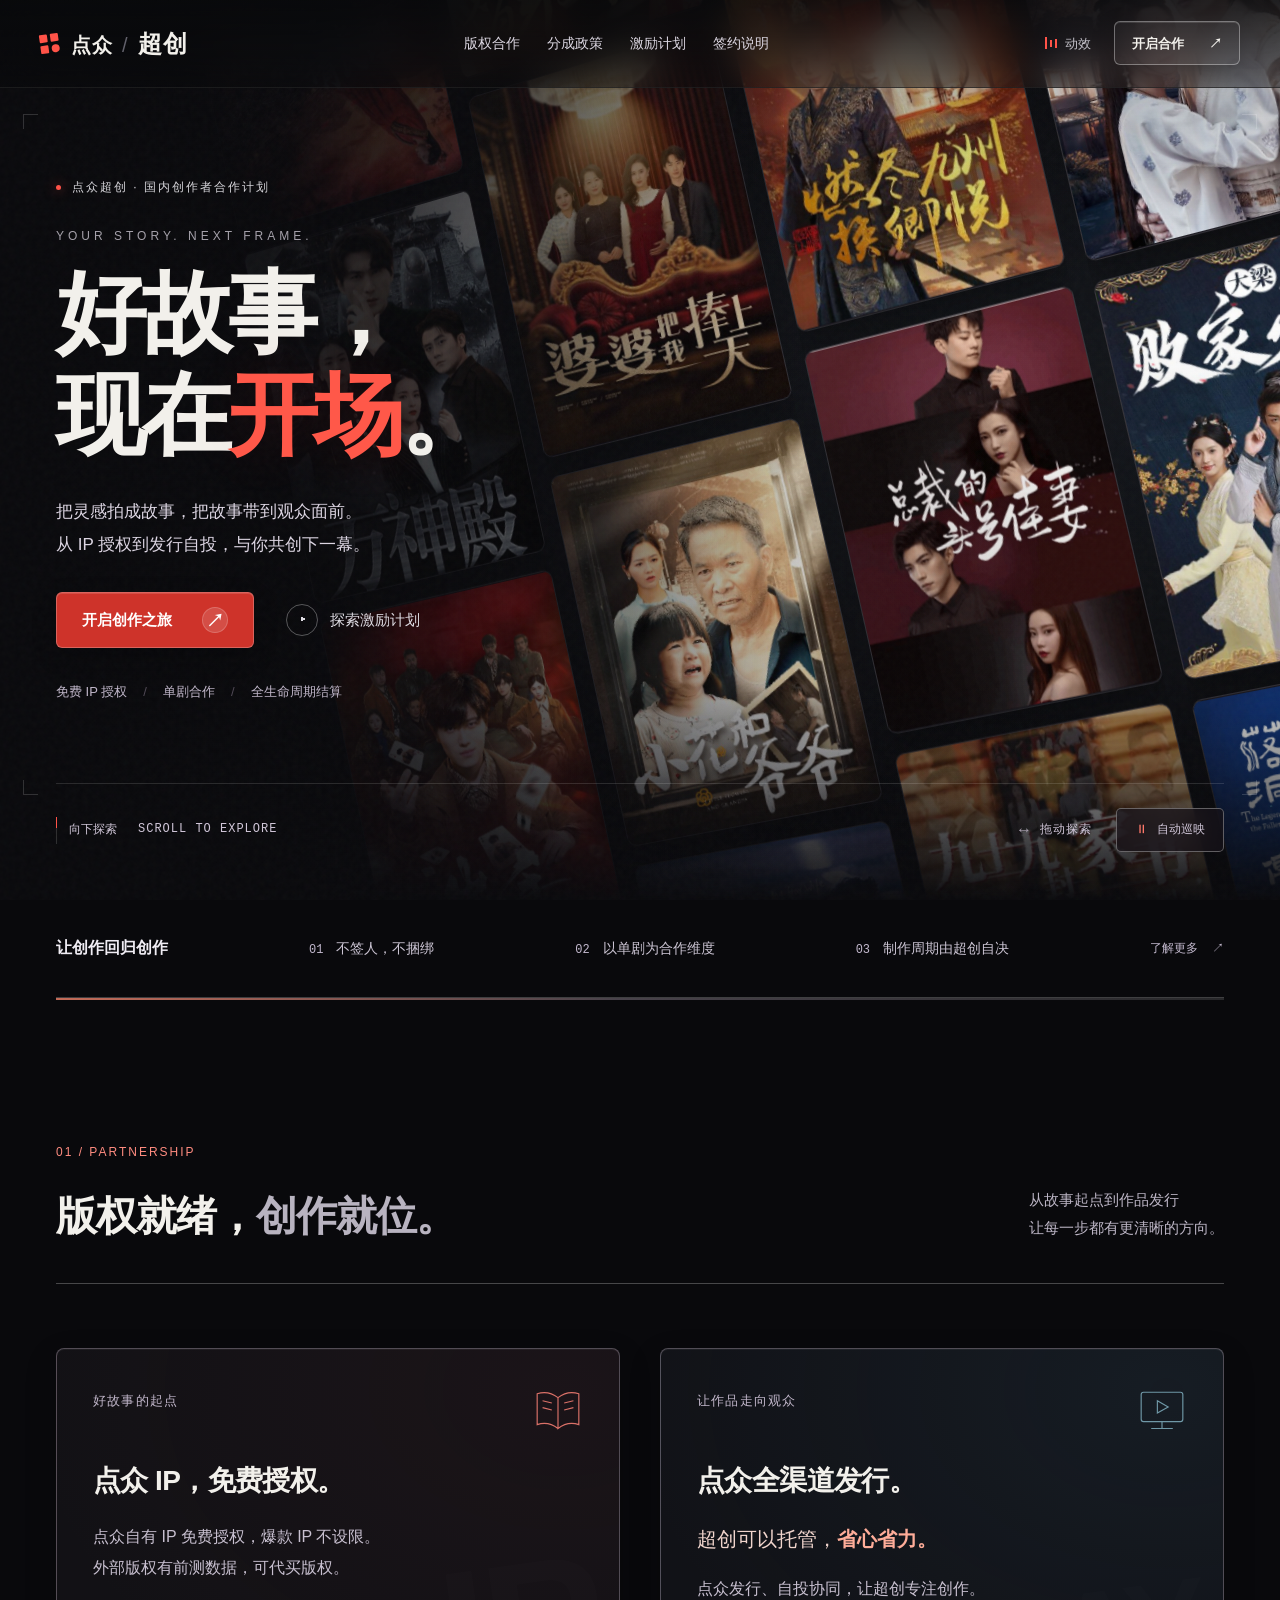
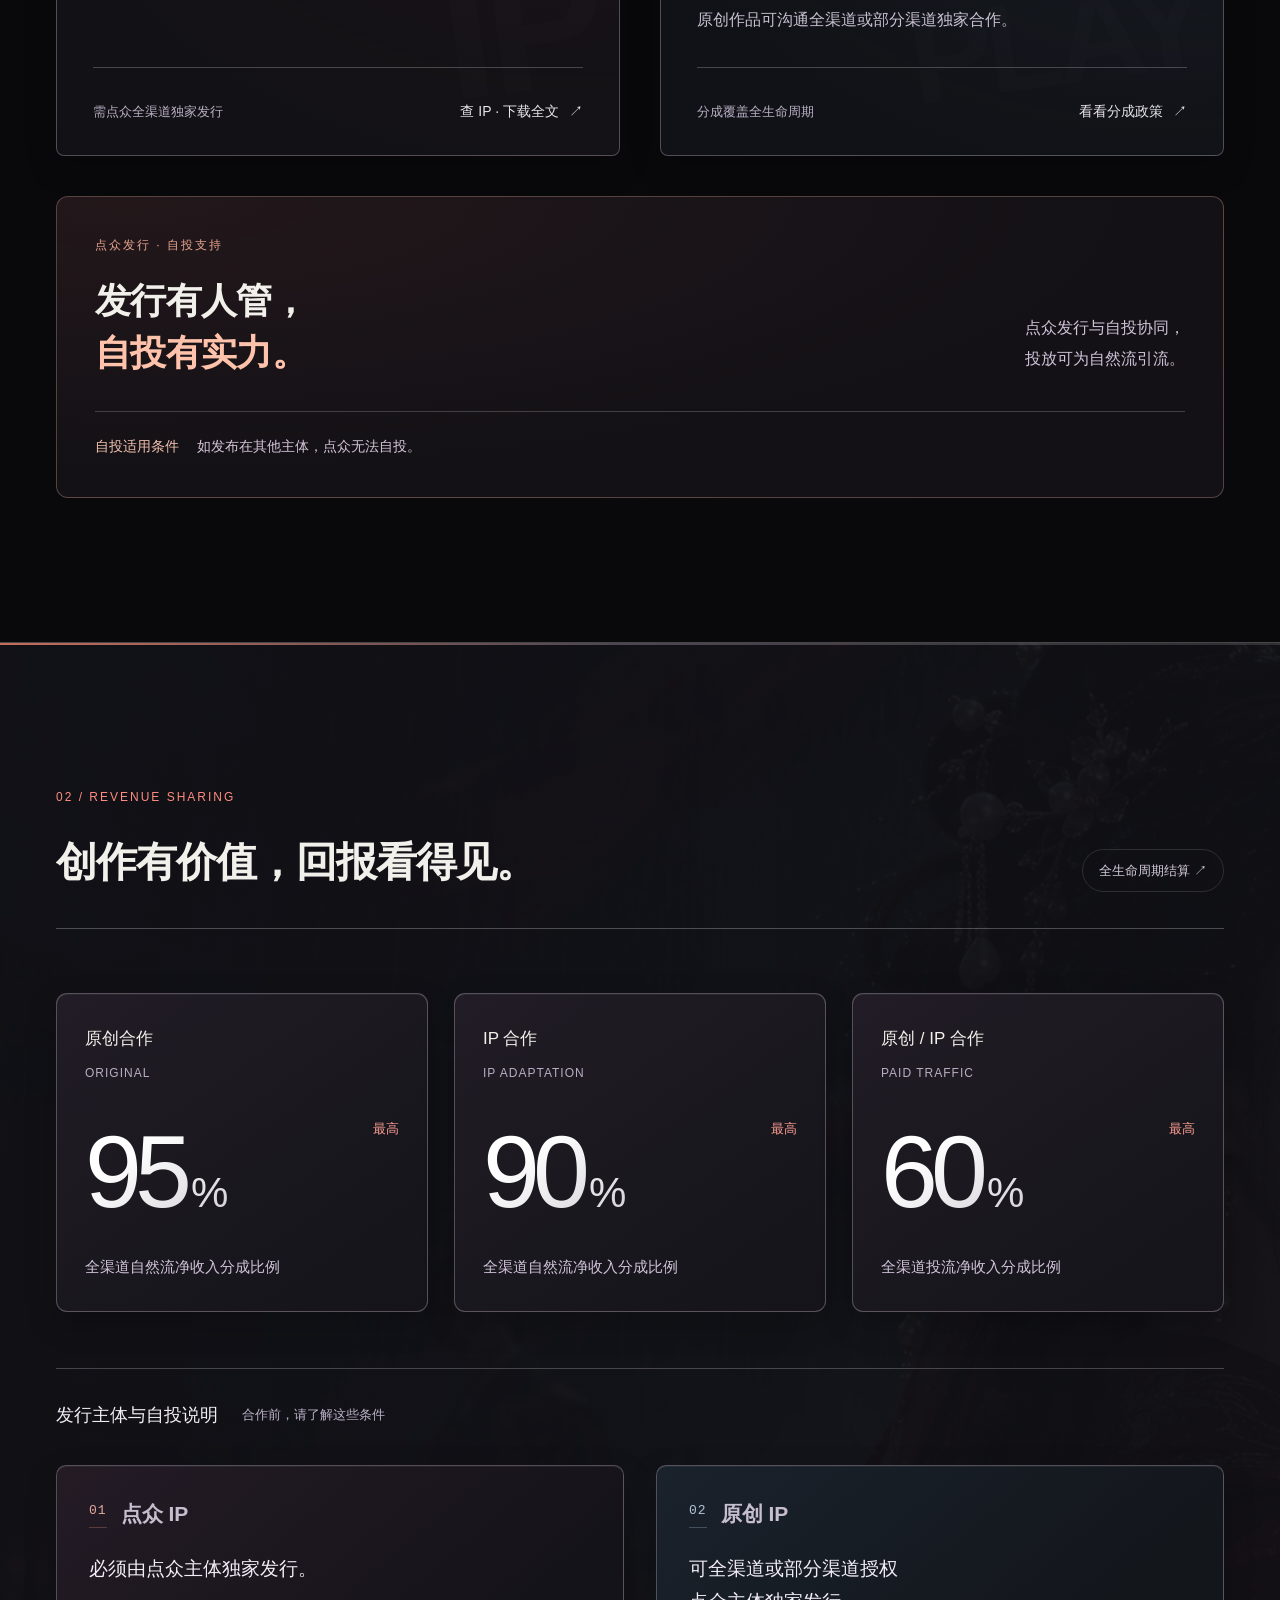
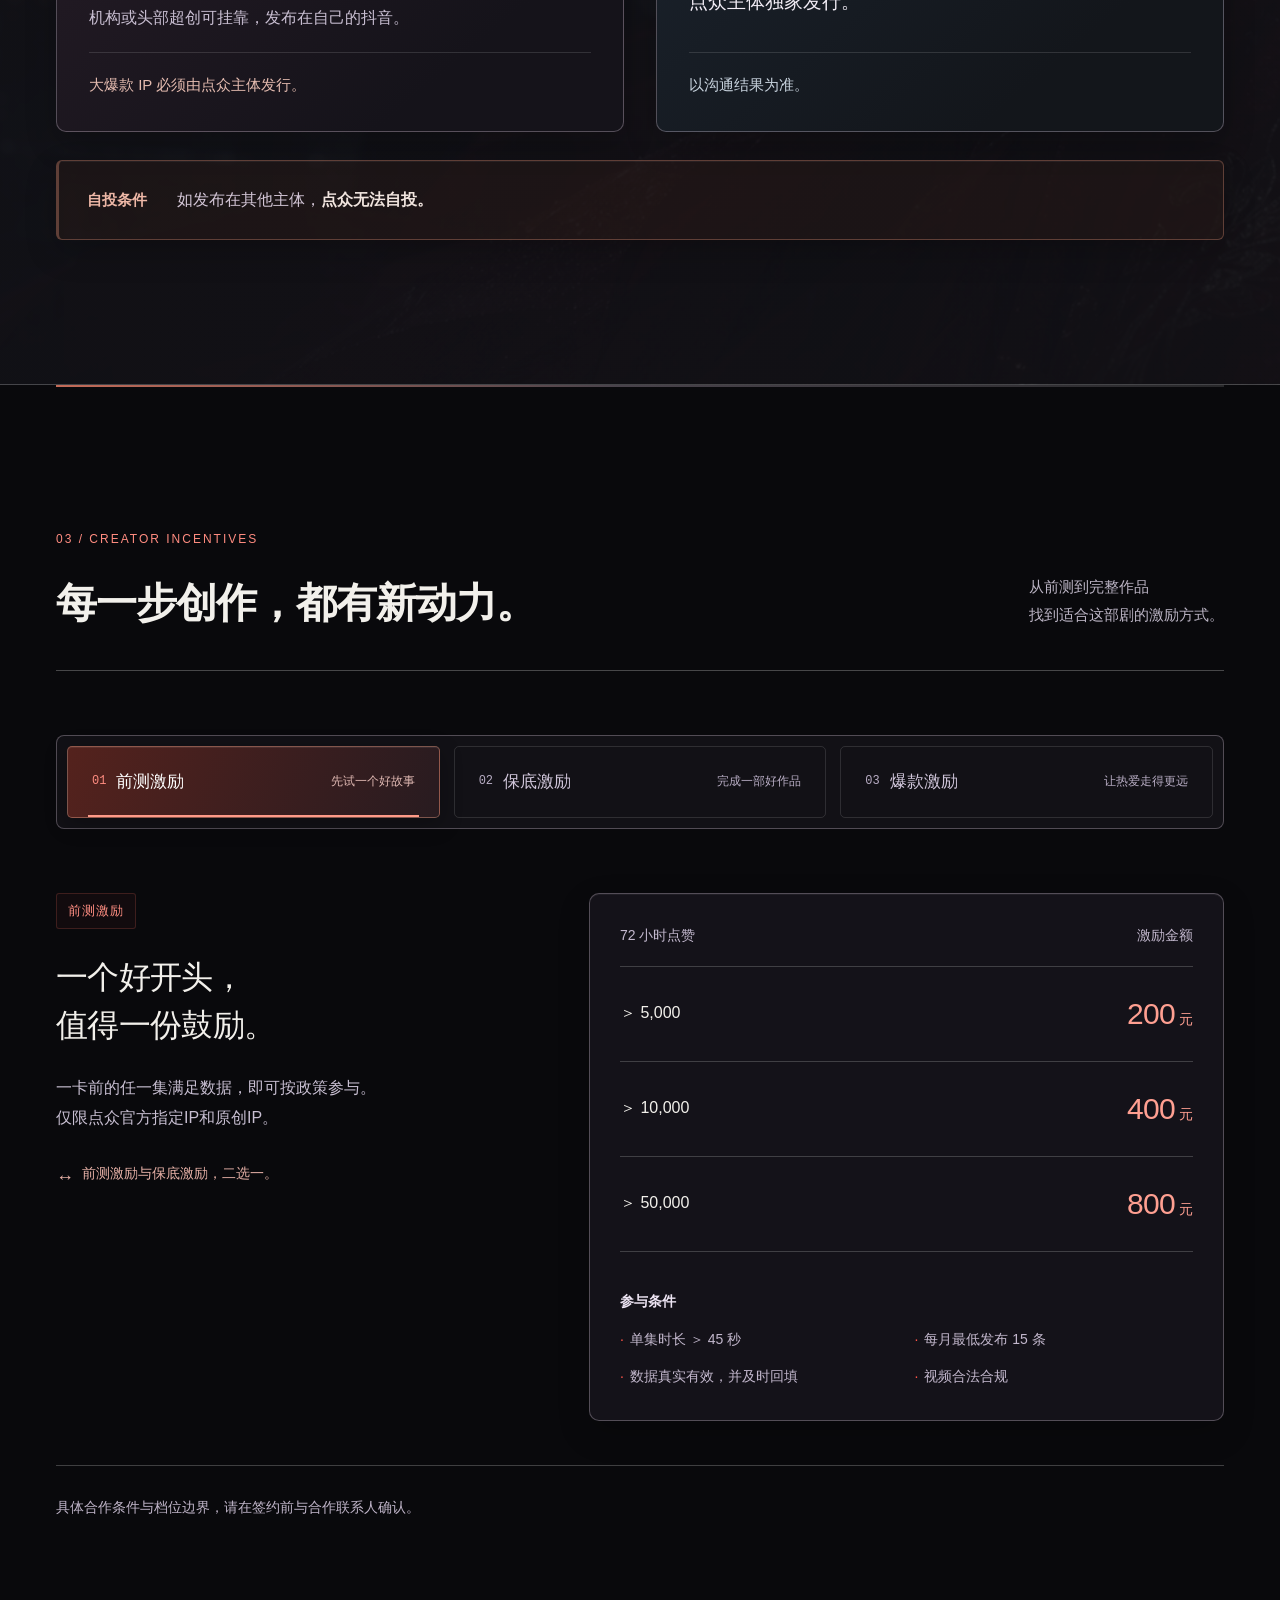
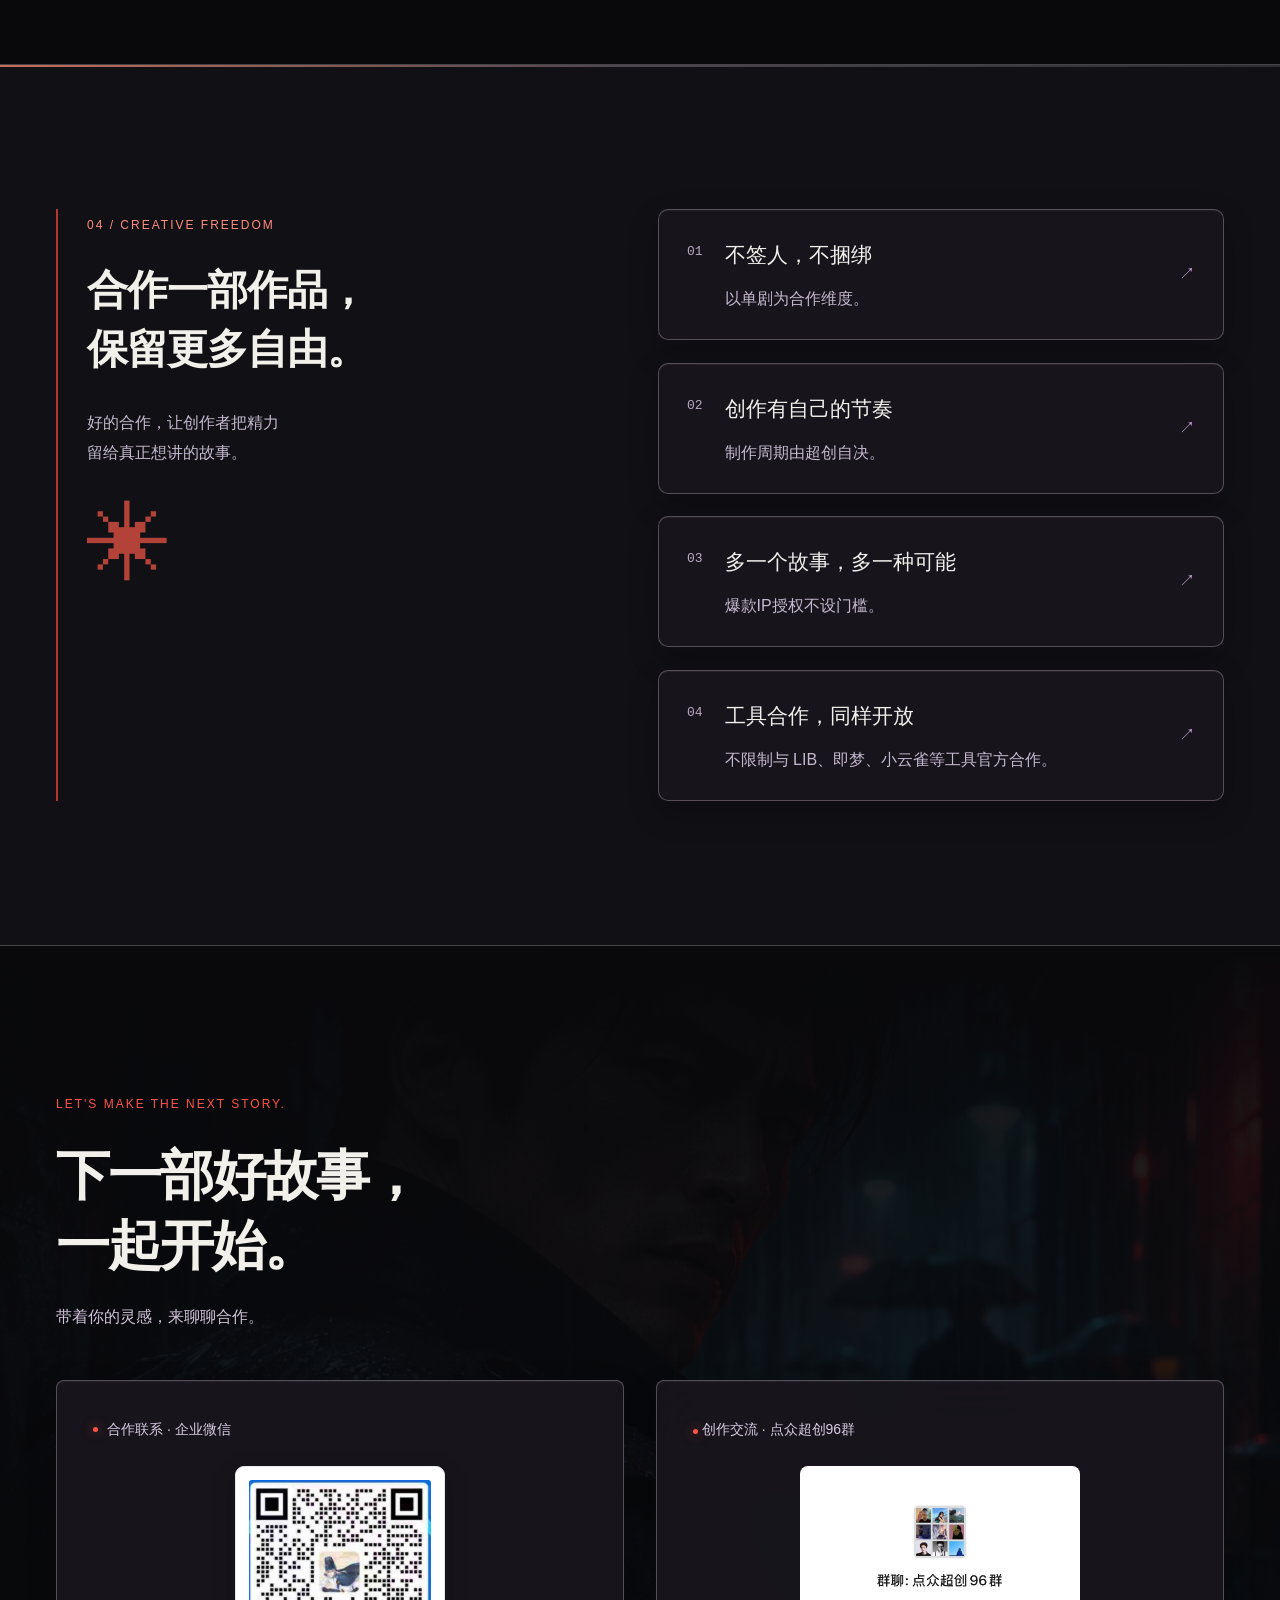
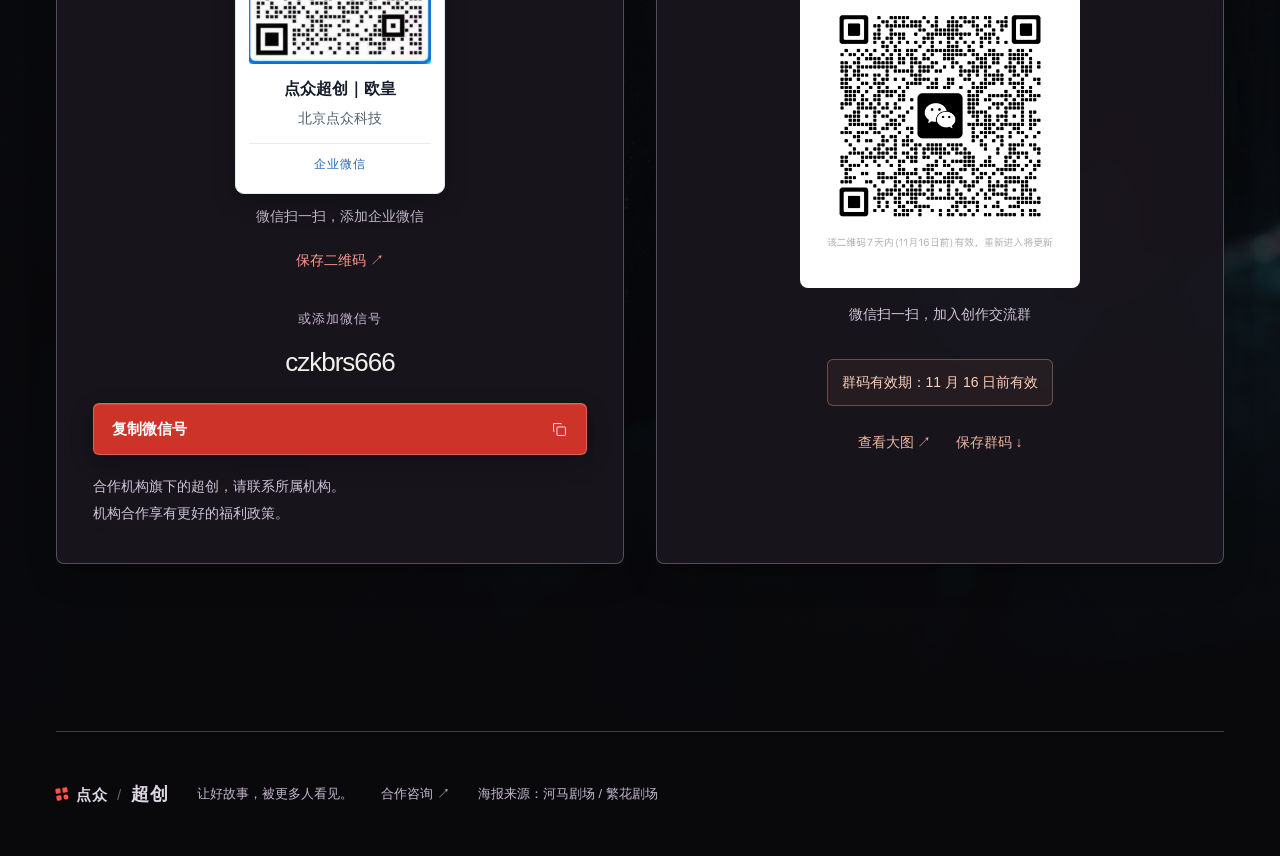
<file: v1.html>
<!doctype html>
<html lang="zh-CN">
<head>
  <meta charset="UTF-8">
  <meta name="viewport" content="width=device-width, initial-scale=1">
  <meta name="theme-color" content="#09090c">
  <meta name="description" content="点众超创国内合作政策：IP免费授权、独家发行与自投、收入分成及超创激励计划。">
  <title>点众超创 · 让好故事被看见</title>
  <link rel="icon" href="data:image/svg+xml,%3Csvg xmlns='http://www.w3.org/2000/svg' viewBox='0 0 64 64'%3E%3Crect width='64' height='64' rx='16' fill='%23b83c29'/%3E%3Ctext x='32' y='46' font-size='44' text-anchor='middle' fill='%23fff' font-family='serif'%3E创%3C/text%3E%3C/svg%3E">
  <link rel="preload" as="image" href="assets/hema-new-04.jpg">
  <link rel="stylesheet" href="v1.css?v=20261109-10">
  <script src="v1.js?v=20261109-8" defer></script>
</head>
<body>
  <div id="reading-progress" aria-hidden="true"></div>
  <a class="skip" href="#main">跳转到正文</a>
  <header class="site-header">
    <a class="brand" href="#" aria-label="点众超创 首页"><span class="brand-mark" aria-hidden="true"><i></i><i></i><i></i><i></i></span><span>点众<span class="brand-divider">/</span><strong>超创</strong></span></a>
    <nav aria-label="页面目录"><a href="#partnership">版权合作</a><a href="#revenue">分成政策</a><a href="#incentives">激励计划</a><a href="#agreement">签约说明</a></nav>
    <div class="header-actions"><button id="motion-toggle" class="motion-toggle" aria-pressed="true" aria-label="关闭动效"><span class="motion-bars" aria-hidden="true"><i></i><i></i><i></i></span><span>动效</span></button><button class="button button-small button-dark" data-contact>开启合作 <span aria-hidden="true">↗</span></button></div>
  </header>

  <main id="main">
    <section class="hero" aria-labelledby="hero-title">
      <div class="hero-bg reel-background"><div class="poster-reel" role="group" tabindex="0" aria-label="万花筒海报滚轴，36部河马与繁花剧场剧目，可左右拖动或按方向键浏览，空格暂停或继续"><div class="reel-column" data-direction="1" data-speed="0.8" data-offset="0"><div class="reel-track" aria-hidden="true"><div class="reel-set"><div class="reel-poster reel-poster-official" style="--poster-ratio:559/799"><img src="assets/hema-new-04.jpg" alt="桃花马上请长缨 · 河马剧场海报" draggable="false" decoding="async"></div><div class="reel-poster reel-poster-official" style="--poster-ratio:424/606"><img src="assets/fanhua-02.jpg" alt="万神殿 · 繁花剧场海报" draggable="false" decoding="async"></div><div class="reel-poster reel-poster-official" style="--poster-ratio:559/799"><img src="assets/hema-new-06.jpg" alt="出手 · 河马剧场海报" draggable="false" decoding="async"></div><div class="reel-poster reel-poster-official" style="--poster-ratio:559/745"><img src="assets/hema-zhenqianjin.jpg" alt="真千金她只谋权不谋爱 · 河马剧场海报" draggable="false" decoding="async"></div><div class="reel-poster reel-poster-official" style="--poster-ratio:1080/1920"><img src="assets/hema-new-01.jpg" alt="爸爸，你凶我我也爱你 · 河马剧场海报" draggable="false" decoding="async"></div><div class="reel-poster reel-poster-official" style="--poster-ratio:424/606"><img src="assets/fanhua-04.jpg" alt="王者归来 · 繁花剧场海报" draggable="false" decoding="async"></div><div class="reel-poster reel-poster-official" style="--poster-ratio:559/799"><img src="assets/hema-new-05.jpg" alt="团宠老妈惹不起 · 河马剧场海报" draggable="false" decoding="async"></div><div class="reel-poster reel-poster-official" style="--poster-ratio:1080/1920"><img src="assets/hema-zhici.jpg" alt="至此星辰远 · 河马剧场海报" draggable="false" decoding="async"></div><div class="reel-poster reel-poster-official" style="--poster-ratio:559/799"><img src="assets/hema-new-08.jpg" alt="六十大寿 · 河马剧场海报" draggable="false" decoding="async"></div></div><div class="reel-set"><div class="reel-poster reel-poster-official" style="--poster-ratio:559/799"><img src="assets/hema-new-04.jpg" alt="桃花马上请长缨 · 河马剧场海报" draggable="false" decoding="async"></div><div class="reel-poster reel-poster-official" style="--poster-ratio:424/606"><img src="assets/fanhua-02.jpg" alt="万神殿 · 繁花剧场海报" draggable="false" decoding="async"></div><div class="reel-poster reel-poster-official" style="--poster-ratio:559/799"><img src="assets/hema-new-06.jpg" alt="出手 · 河马剧场海报" draggable="false" decoding="async"></div><div class="reel-poster reel-poster-official" style="--poster-ratio:559/745"><img src="assets/hema-zhenqianjin.jpg" alt="真千金她只谋权不谋爱 · 河马剧场海报" draggable="false" decoding="async"></div><div class="reel-poster reel-poster-official" style="--poster-ratio:1080/1920"><img src="assets/hema-new-01.jpg" alt="爸爸，你凶我我也爱你 · 河马剧场海报" draggable="false" decoding="async"></div><div class="reel-poster reel-poster-official" style="--poster-ratio:424/606"><img src="assets/fanhua-04.jpg" alt="王者归来 · 繁花剧场海报" draggable="false" decoding="async"></div><div class="reel-poster reel-poster-official" style="--poster-ratio:559/799"><img src="assets/hema-new-05.jpg" alt="团宠老妈惹不起 · 河马剧场海报" draggable="false" decoding="async"></div><div class="reel-poster reel-poster-official" style="--poster-ratio:1080/1920"><img src="assets/hema-zhici.jpg" alt="至此星辰远 · 河马剧场海报" draggable="false" decoding="async"></div><div class="reel-poster reel-poster-official" style="--poster-ratio:559/799"><img src="assets/hema-new-08.jpg" alt="六十大寿 · 河马剧场海报" draggable="false" decoding="async"></div></div></div></div><div class="reel-column" data-direction="-1" data-speed="1" data-offset="0.35"><div class="reel-track" aria-hidden="true"><div class="reel-set"><div class="reel-poster reel-poster-official" style="--poster-ratio:559/799"><img src="assets/hema-new-18.jpg" alt="南瓷北城 · 河马剧场海报" draggable="false" decoding="async"></div><div class="reel-poster reel-poster-official" style="--poster-ratio:960/1280"><img src="assets/hema-shizi.jpg" alt="世子无双 · 河马剧场海报" draggable="false" decoding="async"></div><div class="reel-poster reel-poster-official" style="--poster-ratio:424/606"><img src="assets/fanhua-05.jpg" alt="商医生，姗姗来迟 · 繁花剧场海报" draggable="false" decoding="async"></div><div class="reel-poster reel-poster-official" style="--poster-ratio:559/799"><img src="assets/hema-new-09.jpg" alt="替身为凰 · 河马剧场海报" draggable="false" decoding="async"></div><div class="reel-poster reel-poster-official" style="--poster-ratio:559/799"><img src="assets/hema-new-20.jpg" alt="婆婆把我捧上天 · 河马剧场海报" draggable="false" decoding="async"></div><div class="reel-poster reel-poster-official" style="--poster-ratio:559/799"><img src="assets/hema-new-16.jpg" alt="小花和爷爷 · 河马剧场海报" draggable="false" decoding="async"></div><div class="reel-poster reel-poster-official" style="--poster-ratio:424/606"><img src="assets/fanhua-03.jpg" alt="我的明星老婆 · 繁花剧场海报" draggable="false" decoding="async"></div><div class="reel-poster reel-poster-official" style="--poster-ratio:1080/1920"><img src="assets/hema-new-03.jpg" alt="等花开，等你归 · 河马剧场海报" draggable="false" decoding="async"></div><div class="reel-poster reel-poster-official" style="--poster-ratio:559/799"><img src="assets/hema-new-17.jpg" alt="无极归来 · 河马剧场海报" draggable="false" decoding="async"></div></div><div class="reel-set"><div class="reel-poster reel-poster-official" style="--poster-ratio:559/799"><img src="assets/hema-new-18.jpg" alt="南瓷北城 · 河马剧场海报" draggable="false" decoding="async"></div><div class="reel-poster reel-poster-official" style="--poster-ratio:960/1280"><img src="assets/hema-shizi.jpg" alt="世子无双 · 河马剧场海报" draggable="false" decoding="async"></div><div class="reel-poster reel-poster-official" style="--poster-ratio:424/606"><img src="assets/fanhua-05.jpg" alt="商医生，姗姗来迟 · 繁花剧场海报" draggable="false" decoding="async"></div><div class="reel-poster reel-poster-official" style="--poster-ratio:559/799"><img src="assets/hema-new-09.jpg" alt="替身为凰 · 河马剧场海报" draggable="false" decoding="async"></div><div class="reel-poster reel-poster-official" style="--poster-ratio:559/799"><img src="assets/hema-new-20.jpg" alt="婆婆把我捧上天 · 河马剧场海报" draggable="false" decoding="async"></div><div class="reel-poster reel-poster-official" style="--poster-ratio:559/799"><img src="assets/hema-new-16.jpg" alt="小花和爷爷 · 河马剧场海报" draggable="false" decoding="async"></div><div class="reel-poster reel-poster-official" style="--poster-ratio:424/606"><img src="assets/fanhua-03.jpg" alt="我的明星老婆 · 繁花剧场海报" draggable="false" decoding="async"></div><div class="reel-poster reel-poster-official" style="--poster-ratio:1080/1920"><img src="assets/hema-new-03.jpg" alt="等花开，等你归 · 河马剧场海报" draggable="false" decoding="async"></div><div class="reel-poster reel-poster-official" style="--poster-ratio:559/799"><img src="assets/hema-new-17.jpg" alt="无极归来 · 河马剧场海报" draggable="false" decoding="async"></div></div></div></div><div class="reel-column" data-direction="1" data-speed="0.9" data-offset="0.15"><div class="reel-track" aria-hidden="true"><div class="reel-set"><div class="reel-poster reel-poster-official" style="--poster-ratio:848/1212"><img src="assets/fanhua-09.jpg" alt="小厨娘的少主夫君 · 繁花剧场海报" draggable="false" decoding="async"></div><div class="reel-poster reel-poster-official" style="--poster-ratio:559/799"><img src="assets/hema-new-10.jpg" alt="大剑 · 河马剧场海报" draggable="false" decoding="async"></div><div class="reel-poster reel-poster-official" style="--poster-ratio:559/799"><img src="assets/hema-new-12.jpg" alt="燃尽九州换卿悦 · 河马剧场海报" draggable="false" decoding="async"></div><div class="reel-poster reel-poster-official" style="--poster-ratio:848/1212"><img src="assets/fanhua-07.jpg" alt="总裁的头号佳妻 · 繁花剧场海报" draggable="false" decoding="async"></div><div class="reel-poster reel-poster-official" style="--poster-ratio:559/799"><img src="assets/hema-new-14.jpg" alt="九十九封家书，震惊全国 · 河马剧场海报" draggable="false" decoding="async"></div><div class="reel-poster reel-poster-official" style="--poster-ratio:1080/1440"><img src="assets/hema-xianyi.jpg" alt="鲜衣怒马少年郎 · 河马剧场海报" draggable="false" decoding="async"></div><div class="reel-poster reel-poster-official" style="--poster-ratio:559/799"><img src="assets/hema-new-13.jpg" alt="那年阳光正好 · 河马剧场海报" draggable="false" decoding="async"></div><div class="reel-poster reel-poster-official" style="--poster-ratio:559/799"><img src="assets/hema-new-11.jpg" alt="大夏傻神 · 河马剧场海报" draggable="false" decoding="async"></div><div class="reel-poster reel-poster-official" style="--poster-ratio:1080/1920"><img src="assets/hema-new-02.jpg" alt="大小姐浴火重生 · 河马剧场海报" draggable="false" decoding="async"></div></div><div class="reel-set"><div class="reel-poster reel-poster-official" style="--poster-ratio:848/1212"><img src="assets/fanhua-09.jpg" alt="小厨娘的少主夫君 · 繁花剧场海报" draggable="false" decoding="async"></div><div class="reel-poster reel-poster-official" style="--poster-ratio:559/799"><img src="assets/hema-new-10.jpg" alt="大剑 · 河马剧场海报" draggable="false" decoding="async"></div><div class="reel-poster reel-poster-official" style="--poster-ratio:559/799"><img src="assets/hema-new-12.jpg" alt="燃尽九州换卿悦 · 河马剧场海报" draggable="false" decoding="async"></div><div class="reel-poster reel-poster-official" style="--poster-ratio:848/1212"><img src="assets/fanhua-07.jpg" alt="总裁的头号佳妻 · 繁花剧场海报" draggable="false" decoding="async"></div><div class="reel-poster reel-poster-official" style="--poster-ratio:559/799"><img src="assets/hema-new-14.jpg" alt="九十九封家书，震惊全国 · 河马剧场海报" draggable="false" decoding="async"></div><div class="reel-poster reel-poster-official" style="--poster-ratio:1080/1440"><img src="assets/hema-xianyi.jpg" alt="鲜衣怒马少年郎 · 河马剧场海报" draggable="false" decoding="async"></div><div class="reel-poster reel-poster-official" style="--poster-ratio:559/799"><img src="assets/hema-new-13.jpg" alt="那年阳光正好 · 河马剧场海报" draggable="false" decoding="async"></div><div class="reel-poster reel-poster-official" style="--poster-ratio:559/799"><img src="assets/hema-new-11.jpg" alt="大夏傻神 · 河马剧场海报" draggable="false" decoding="async"></div><div class="reel-poster reel-poster-official" style="--poster-ratio:1080/1920"><img src="assets/hema-new-02.jpg" alt="大小姐浴火重生 · 河马剧场海报" draggable="false" decoding="async"></div></div></div></div><div class="reel-column" data-direction="-1" data-speed="1.1" data-offset="0.5"><div class="reel-track" aria-hidden="true"><div class="reel-set"><div class="reel-poster reel-poster-official" style="--poster-ratio:1080/1920"><img src="assets/hema-wanli.jpg" alt="万里江山入我怀 · 河马剧场海报" draggable="false" decoding="async"></div><div class="reel-poster reel-poster-official" style="--poster-ratio:424/606"><img src="assets/fanhua-01.jpg" alt="巅峰狂少 · 繁花剧场海报" draggable="false" decoding="async"></div><div class="reel-poster reel-poster-official" style="--poster-ratio:559/799"><img src="assets/hema-new-07.jpg" alt="独宠小农妃 · 河马剧场海报" draggable="false" decoding="async"></div><div class="reel-poster reel-poster-official" style="--poster-ratio:559/745"><img src="assets/hema-yuanjin.jpg" alt="缘尽至此，爱不再言 · 河马剧场海报" draggable="false" decoding="async"></div><div class="reel-poster reel-poster-official" style="--poster-ratio:848/1212"><img src="assets/fanhua-06.jpg" alt="爱逢对手 · 繁花剧场海报" draggable="false" decoding="async"></div><div class="reel-poster reel-poster-official" style="--poster-ratio:559/799"><img src="assets/hema-new-19.jpg" alt="请君入我相思局 · 河马剧场海报" draggable="false" decoding="async"></div><div class="reel-poster reel-poster-official" style="--poster-ratio:559/799"><img src="assets/hema-new-15.jpg" alt="大梁败家少爷 · 河马剧场海报" draggable="false" decoding="async"></div><div class="reel-poster reel-poster-official" style="--poster-ratio:848/1212"><img src="assets/fanhua-08.jpg" alt="落花洞女的传说 · 繁花剧场海报" draggable="false" decoding="async"></div><div class="reel-poster reel-poster-official" style="--poster-ratio:559/799"><img src="assets/hema-new-21.jpg" alt="天尊归来 · 河马剧场海报" draggable="false" decoding="async"></div></div><div class="reel-set"><div class="reel-poster reel-poster-official" style="--poster-ratio:1080/1920"><img src="assets/hema-wanli.jpg" alt="万里江山入我怀 · 河马剧场海报" draggable="false" decoding="async"></div><div class="reel-poster reel-poster-official" style="--poster-ratio:424/606"><img src="assets/fanhua-01.jpg" alt="巅峰狂少 · 繁花剧场海报" draggable="false" decoding="async"></div><div class="reel-poster reel-poster-official" style="--poster-ratio:559/799"><img src="assets/hema-new-07.jpg" alt="独宠小农妃 · 河马剧场海报" draggable="false" decoding="async"></div><div class="reel-poster reel-poster-official" style="--poster-ratio:559/745"><img src="assets/hema-yuanjin.jpg" alt="缘尽至此，爱不再言 · 河马剧场海报" draggable="false" decoding="async"></div><div class="reel-poster reel-poster-official" style="--poster-ratio:848/1212"><img src="assets/fanhua-06.jpg" alt="爱逢对手 · 繁花剧场海报" draggable="false" decoding="async"></div><div class="reel-poster reel-poster-official" style="--poster-ratio:559/799"><img src="assets/hema-new-19.jpg" alt="请君入我相思局 · 河马剧场海报" draggable="false" decoding="async"></div><div class="reel-poster reel-poster-official" style="--poster-ratio:559/799"><img src="assets/hema-new-15.jpg" alt="大梁败家少爷 · 河马剧场海报" draggable="false" decoding="async"></div><div class="reel-poster reel-poster-official" style="--poster-ratio:848/1212"><img src="assets/fanhua-08.jpg" alt="落花洞女的传说 · 繁花剧场海报" draggable="false" decoding="async"></div><div class="reel-poster reel-poster-official" style="--poster-ratio:559/799"><img src="assets/hema-new-21.jpg" alt="天尊归来 · 河马剧场海报" draggable="false" decoding="async"></div></div></div></div></div></div>
      <div class="hero-vignette" aria-hidden="true"></div><div class="film-grain" aria-hidden="true"></div>
      <div class="hero-frame" aria-hidden="true"><i></i><i></i><i></i><i></i></div>
      <div class="hero-content wrap">
        <div class="hero-copy">
          <p class="eyebrow"><span class="status-dot"></span> 点众超创 · 国内创作者合作计划</p>
          <div class="hero-overline">YOUR STORY. NEXT FRAME.</div>
          <h1 id="hero-title"><span>好故事，</span><br><span class="hero-title-last">现在<span class="red">开场</span>。</span></h1>
          <p class="hero-description">把灵感拍成故事，把故事带到观众面前。<br>从 IP 授权到发行自投，与你共创下一幕。</p>
          <div class="hero-actions"><a class="button button-red" href="#partnership"><span>开启创作之旅</span><span class="arrow-disc" aria-hidden="true">↗</span></a><a class="hero-policy-link" href="#incentives"><span class="play-disc" aria-hidden="true">▸</span> 探索激励计划</a></div>
          <div class="hero-footnote"><span>免费 IP 授权</span><b>/</b><span>单剧合作</span><b>/</b><span>全生命周期结算</span></div>
        </div>
        <div class="hero-bottom"><a class="scroll-cue" href="#partnership"><span class="scroll-line" aria-hidden="true"></span> 向下探索 <span>SCROLL TO EXPLORE</span></a><div class="reel-controls"><span class="reel-drag-hint">↔ <span>拖动探索</span></span><button id="reel-toggle" class="reel-toggle" aria-pressed="true" aria-label="暂停海报滚轴"><span class="reel-control-icon" aria-hidden="true"></span><span data-reel-label>自动巡映</span></button></div></div>
      </div>
    </section>

    <div class="principles wrap"><span class="principles-title">让创作回归创作</span><span><i>01</i> 不签人，不捆绑</span><span><i>02</i> 以单剧为合作维度</span><span><i>03</i> 制作周期由超创自决</span><a href="#agreement" aria-label="查看完整签约说明">了解更多 <span aria-hidden="true">↗</span></a></div>

    <section class="section wrap" id="partnership" aria-labelledby="partnership-title">
      <div class="section-heading" data-reveal><div><p class="eyebrow section-index">01 / PARTNERSHIP</p><h2 id="partnership-title">版权就绪，<span class="muted-title">创作就位。</span></h2></div><p class="section-aside">从故事起点到作品发行<br>让每一步都有更清晰的方向。</p></div>
      <div class="partnership-grid">
        <article class="partnership-card ip-card tilt-card" data-reveal><span class="card-kicker">好故事的起点</span><div class="line-icon" aria-hidden="true"><svg viewBox="0 0 70 70" fill="none"><path d="M35 19c-9-7-18-8-27-5v40c9-3 18-2 27 5m0-40c9-7 18-8 27-5v40c-9-3-18-2-27 5V19Z" stroke="currentColor" stroke-width="1.5"/><path d="m15 23 12 3m-12 6 12 3m16-9 12-3m-12 12 12-3" stroke="currentColor" stroke-width="1.5"/></svg></div><h3>点众 IP，免费授权。</h3><p>点众自有 IP 免费授权，爆款 IP 不设限。<br>外部版权有前测数据，可代买版权。</p><div class="card-bottom"><span>需点众全渠道独家发行</span><a href="https://dianzhongip.coze.site/" target="_blank" rel="noopener noreferrer">查 IP · 下载全文 <span aria-hidden="true">↗</span></a></div></article>
        <article class="partnership-card distribution-card tilt-card" data-reveal><span class="card-kicker">让作品走向观众</span><div class="line-icon" aria-hidden="true"><svg viewBox="0 0 70 70" fill="none"><rect x="8" y="12" width="54" height="38" rx="3" stroke="currentColor" stroke-width="1.5"/><path d="m29 23 14 8-14 8V23Zm-8 36h28m-14-9v9" stroke="currentColor" stroke-width="1.5"/></svg></div><h3>点众全渠道发行。</h3><p class="managed-value">超创可以托管，<strong>省心省力。</strong></p><p>点众发行、自投协同，让超创专注创作。<br>原创作品可沟通全渠道或部分渠道独家合作。</p><div class="card-bottom"><span>分成覆盖全生命周期</span><a href="#revenue">看看分成政策 <span aria-hidden="true">↗</span></a></div></article>
      </div>
      <aside class="investment-capability" data-reveal aria-labelledby="investment-title">
        <div class="investment-heading"><div><p class="eyebrow">点众发行 · 自投支持</p><h3 id="investment-title">发行有人管，<br><span>自投有实力。</span></h3></div><p>点众发行与自投协同，<br>投放可为自然流引流。</p></div>
        <div class="investment-foot"><p><strong>自投适用条件</strong>如发布在其他主体，点众无法自投。</p></div>
      </aside>
    </section>

    <section class="revenue-section" id="revenue" aria-labelledby="revenue-title"><div class="wrap">
      <div class="section-heading" data-reveal><div><p class="eyebrow section-index">02 / REVENUE SHARING</p><h2 id="revenue-title">创作有价值，回报看得见。</h2></div><span class="outline-pill">全生命周期结算 ↗</span></div>
      <div class="revenue-grid" data-reveal>
        <article><span class="revenue-label">原创合作 <span>ORIGINAL</span></span><p class="revenue-number">95<span>%</span><small>最高</small></p><p class="revenue-caption"><span>全渠道自然流</span><span>净收入分成比例</span></p></article>
        <article><span class="revenue-label">IP 合作 <span>IP ADAPTATION</span></span><p class="revenue-number">90<span>%</span><small>最高</small></p><p class="revenue-caption"><span>全渠道自然流</span><span>净收入分成比例</span></p></article>
        <article><span class="revenue-label">原创 / IP 合作 <span>PAID TRAFFIC</span></span><p class="revenue-number">60<span>%</span><small>最高</small></p><p class="revenue-caption"><span>全渠道投流</span><span>净收入分成比例</span></p></article>
      </div>
      <section class="distribution-details" id="distribution" aria-labelledby="distribution-title">
        <div class="distribution-heading" data-reveal><h3 class="details-title" id="distribution-title">发行主体与自投说明</h3><span class="details-hint">合作前，请了解这些条件</span></div>
        <div class="details-body">
          <div class="distribution-rules">
            <article class="distribution-rule">
              <div class="rule-heading"><span class="rule-number" aria-hidden="true">01</span><h3>点众 IP</h3></div>
              <p class="rule-lead">必须由点众主体独家发行。</p>
              <p>机构或头部超创可挂靠，发布在自己的抖音。</p>
              <p class="rule-note">大爆款 IP 必须由点众主体发行。</p>
            </article>
            <article class="distribution-rule original-rule">
              <div class="rule-heading"><span class="rule-number" aria-hidden="true">02</span><h3>原创 IP</h3></div>
              <p class="rule-lead">可全渠道或部分渠道授权<br>点众主体独家发行。</p>
              <p class="rule-note">以沟通结果为准。</p>
            </article>
          </div>
          <div class="self-investment-rule" data-reveal><h3>自投条件</h3><p>如发布在其他主体，<strong>点众无法自投。</strong></p></div>
        </div>
      </section>
    </div></section>

    <section class="section wrap" id="incentives" aria-labelledby="incentives-title">
      <div class="section-heading" data-reveal><div><p class="eyebrow section-index">03 / CREATOR INCENTIVES</p><h2 id="incentives-title">每一步创作，都有新动力。</h2></div><p class="section-aside">从前测到完整作品<br>找到适合这部剧的激励方式。</p></div>
      <div class="incentive-tabs" role="tablist" aria-label="激励政策"><button id="tab-pretest" role="tab" aria-selected="true" aria-controls="panel-pretest" tabindex="0"><span>01</span> 前测激励 <i>先试一个好故事</i></button><button id="tab-guarantee" role="tab" aria-selected="false" aria-controls="panel-guarantee" tabindex="-1"><span>02</span> 保底激励 <i>完成一部好作品</i></button><button id="tab-hit" role="tab" aria-selected="false" aria-controls="panel-hit" tabindex="-1"><span>03</span> 爆款激励 <i>让热爱走得更远</i></button></div>
      <div class="incentive-panel" id="panel-pretest" role="tabpanel" aria-labelledby="tab-pretest" tabindex="0">
        <div class="incentive-intro"><span class="mini-label">前测激励</span><h3>一个好开头，<br>值得一份鼓励。</h3><p>一卡前的任一集满足数据，即可按政策参与。<br>仅限点众官方指定IP和原创IP。</p><div class="exclusivity"><span aria-hidden="true">↔</span> 前测激励与保底激励，二选一。</div></div>
        <div class="incentive-data"><table><caption class="sr-only">前测激励金额档位</caption><thead><tr><th scope="col">72 小时点赞</th><th scope="col">激励金额</th></tr></thead><tbody><tr><td>＞ 5,000</td><td><strong>200</strong> 元</td></tr><tr><td>＞ 10,000</td><td><strong>400</strong> 元</td></tr><tr><td>＞ 50,000</td><td><strong>800</strong> 元</td></tr></tbody></table><div class="requirements"><span>参与条件</span><ul><li>单集时长 ＞ 45 秒</li><li>每月最低发布 15 条</li><li>数据真实有效，并及时回填</li><li>视频合法合规</li></ul></div></div>
      </div>
      <div class="incentive-panel" id="panel-guarantee" role="tabpanel" aria-labelledby="tab-guarantee" tabindex="0" hidden>
        <div class="incentive-intro"><span class="mini-label">保底激励</span><h3>认真完成的故事，<br>值得被支持。</h3><p>需制作全剧，时长 ＞ 60 分钟。<br>原创作品与点众 IP 均可参与。</p><div class="exclusivity"><span aria-hidden="true">↔</span> 保底与前测、纯分成爆款激励均不可叠加。</div></div>
        <div class="incentive-data"><table><caption class="sr-only">保底激励金额档位</caption><thead><tr><th scope="col">72 小时点赞</th><th scope="col">保底金额</th></tr></thead><tbody><tr><td>＞ 5,000</td><td><strong>1,000</strong> 元</td></tr><tr><td>＞ 10,000</td><td><strong>5,000</strong> 元</td></tr><tr><td>＞ 50,000</td><td><strong>10,000</strong> 元</td></tr></tbody></table><div class="requirements"><span>验收与发放</span><p>剧集须合法合规，达到上传平台过审质量及制片验收标准，成品剧上架后发放保底金。</p></div></div>
      </div>
      <div class="incentive-panel hit-panel" id="panel-hit" role="tabpanel" aria-labelledby="tab-hit" tabindex="0" hidden>
        <div class="incentive-intro"><span class="mini-label">纯分成爆款激励</span><h3>好故事的回响，<br>不止于此。</h3><p>抖音 14 日播放量或红果 14 日收藏，<br>任选其一达标，按符合条件的最高档奖励。</p><div class="exclusivity"><span aria-hidden="true">↔</span> 纯分成爆款激励与保底激励，二选一。</div></div>
        <div class="incentive-data"><table class="hit-table"><caption class="hit-rule"><strong>任一平台达标，按符合条件的最高一档奖励</strong><span>抖音播放量或红果收藏量，无需同时达标。</span></caption><thead><tr><th scope="col">抖音 14 日<br>播放量</th><th scope="col">红果 14 日<br>收藏</th><th scope="col">爆款激励</th></tr></thead><tbody><tr><td>破亿</td><td>≥ 30 万</td><td><strong>50,000</strong> 元</td></tr><tr><td>5,000 万–1 亿</td><td>10 万–30 万</td><td><strong>10,000</strong> 元</td></tr><tr><td>2,000 万–5,000 万</td><td>/</td><td><strong>5,000</strong> 元</td></tr></tbody></table><div class="requirements"><span>奖励规则 · 就高不叠加</span><p>若同时符合两平台或多个档位，本项爆款激励仅发放符合条件的最高一档奖励，不累计叠加。</p></div></div>
      </div>
      <p class="policy-note">具体合作条件与档位边界，请在签约前与合作联系人确认。</p>
    </section>

    <section class="agreement-section" id="agreement" aria-labelledby="agreement-title"><div class="wrap agreement-layout" data-reveal><div><p class="eyebrow section-index">04 / CREATIVE FREEDOM</p><h2 id="agreement-title">合作一部作品，<br>保留更多自由。</h2><p class="agreement-description">好的合作，让创作者把精力<br>留给真正想讲的故事。</p><span class="agreement-symbol" aria-hidden="true">✳</span></div><div class="agreement-list"><article><span>01</span><div><h3>不签人，不捆绑</h3><p>以单剧为合作维度。</p></div><span aria-hidden="true">↗</span></article><article><span>02</span><div><h3>创作有自己的节奏</h3><p>制作周期由超创自决。</p></div><span aria-hidden="true">↗</span></article><article><span>03</span><div><h3>多一个故事，多一种可能</h3><p>爆款IP授权不设门槛。</p></div><span aria-hidden="true">↗</span></article><article><span>04</span><div><h3>工具合作，同样开放</h3><p>不限制与 LIB、即梦、小云雀等工具官方合作。</p></div><span aria-hidden="true">↗</span></article></div></div></section>

    <section class="contact-section wrap" id="contact" data-reveal aria-labelledby="contact-title"><div class="contact-intro"><p class="eyebrow">LET'S MAKE THE NEXT STORY.</p><h2 id="contact-title">下一部好故事，<br>一起开始。</h2><p>带着你的灵感，来聊聊合作。</p></div><div class="contact-card"><span class="contact-label"><span class="status-dot"></span> 合作联系 · 企业微信</span><div class="wecom-qr"><div class="wecom-business-card"><img src="assets/wecom-contact.jpg" width="326" height="329" alt="点众超创 · 欧皇的企业微信二维码"><strong>点众超创｜欧皇</strong><span>北京点众科技</span><small>企业微信</small></div><span>微信扫一扫，添加企业微信</span><a href="assets/wecom-contact.jpg" download="点众超创-企业微信二维码.jpg">保存二维码 ↗</a></div><span class="wechat">czkbrs666</span><button class="button button-red" data-copy>复制微信号 <svg width="17" height="17" viewBox="0 0 20 20" fill="none" aria-hidden="true"><rect x="7" y="7" width="10" height="10" rx="1" stroke="currentColor"/><path d="M12 4V3H3v9h1" stroke="currentColor"/></svg></button><p>合作机构旗下的超创，请联系所属机构。<br>机构合作享有更好的福利政策。</p></div>
      <div class="contact-card contact-group-card"><span class="contact-label"><span class="status-dot"></span> 创作交流 · 点众超创96群</span>
          <div class="group-qr">
            <a class="group-qr-image" href="assets/wechat-group-96.jpg" target="_blank" rel="noopener" aria-label="查看点众超创96群二维码原图（新窗口）"><img src="assets/wechat-group-96.jpg" width="1020" height="1536" alt="点众超创96群微信入群二维码，11月16日前有效"></a>
            <span>微信扫一扫，加入创作交流群</span>
            <p class="group-qr-expiry">群码有效期：<time datetime="2026-11-16">11 月 16 日前有效</time></p>
            <div class="group-qr-actions"><a href="assets/wechat-group-96.jpg" target="_blank" rel="noopener">查看大图 ↗</a><a href="assets/wechat-group-96.jpg" download="点众超创96群-微信群二维码.jpg">保存群码 ↓</a></div>
          </div></div>
    </section>
  </main>

  <footer class="site-footer wrap"><a class="brand" href="#"><span class="brand-mark" aria-hidden="true"><i></i><i></i><i></i><i></i></span><span>点众<span class="brand-divider">/</span><strong>超创</strong></span></a><span>让好故事，被更多人看见。</span><button class="footer-contact" data-contact>合作咨询 ↗</button><span class="poster-sources">海报来源：<a href="https://kuaikaw.cn/" target="_blank" rel="noopener noreferrer">河马剧场</a> / <a href="http://wfread.com/" target="_blank" rel="noopener noreferrer">繁花剧场</a></span></footer>

  <dialog id="contact-dialog" aria-labelledby="dialog-title"><button class="dialog-close" data-close-dialog aria-label="关闭合作联系弹窗">×</button><p class="eyebrow">LET'S CREATE TOGETHER</p><h2 id="dialog-title">好故事，从这里开始。</h2><p>添加企业微信洽谈合作，或加入微信群交流创作。</p><div class="contact-methods"><div class="contact-method"><span class="contact-label"><span class="status-dot"></span> 合作联系 · 企业微信</span><div class="wecom-qr"><div class="wecom-business-card"><img src="assets/wecom-contact.jpg" width="326" height="329" alt="点众超创 · 欧皇的企业微信二维码"><strong>点众超创｜欧皇</strong><span>北京点众科技</span><small>企业微信</small></div><span>微信扫一扫，添加企业微信</span><a href="assets/wecom-contact.jpg" download="点众超创-企业微信二维码.jpg">保存二维码 ↗</a></div><label for="wechat-id">合作微信号</label><input id="wechat-id" readonly value="czkbrs666"><button class="button button-red" data-copy>复制微信号 <span aria-hidden="true">↗</span></button></div><div class="contact-method"><span class="contact-label"><span class="status-dot"></span> 创作交流 · 点众超创96群</span>
          <div class="group-qr">
            <a class="group-qr-image" href="assets/wechat-group-96.jpg" target="_blank" rel="noopener" aria-label="查看点众超创96群二维码原图（新窗口）"><img src="assets/wechat-group-96.jpg" width="1020" height="1536" alt="点众超创96群微信入群二维码，11月16日前有效"></a>
            <span>微信扫一扫，加入创作交流群</span>
            <p class="group-qr-expiry">群码有效期：<time datetime="2026-11-16">11 月 16 日前有效</time></p>
            <div class="group-qr-actions"><a href="assets/wechat-group-96.jpg" target="_blank" rel="noopener">查看大图 ↗</a><a href="assets/wechat-group-96.jpg" download="点众超创96群-微信群二维码.jpg">保存群码 ↓</a></div>
          </div></div></div><p class="dialog-note">合作机构旗下的超创，请联系所属机构。</p></dialog>
  <div class="toast" role="status" aria-live="polite"></div>
</body>
</html>
</file>
<file: styles.css>
@charset "UTF-8";

:root {
  --bg: #09090d;
  --surface: #131319;
  --surface-raised: #1a1820;
  --ink: #f5f1f5;
  --muted: #bdb5c7;
  --quiet: #a99fb4;
  --red: #ff7967;
  --accent-fill: #ce332a;
  --line: #ffffff30;
  --card-edge: #cbbdce50;
  --sans: -apple-system, BlinkMacSystemFont, "PingFang SC", "Microsoft YaHei", sans-serif;
  --ease: cubic-bezier(.22, 1, .36, 1);
}

* { box-sizing: border-box; }
html { scroll-behavior: smooth; scroll-padding-top: 108px; color-scheme: dark; }
body {
  margin: 0;
  background: var(--bg);
  color: var(--ink);
  font: 16px/1.8 var(--sans);
  -webkit-font-smoothing: antialiased;
}
button, input { font: inherit; }
button { cursor: pointer; color: inherit; }
a { color: inherit; text-decoration: none; }
button, a { touch-action: manipulation; -webkit-tap-highlight-color: transparent; }
img { max-width: 100%; }
svg { display: block; }
::selection { background: #a33229; color: #fff; }
:where(a, button, input, [tabindex]):focus-visible {
  outline: 2px solid #ffae96;
  outline-offset: 5px;
}
.wrap { width: min(1240px, calc(100% - 96px)); margin-inline: auto; }
.red { color: var(--red); }
.muted-title { color: var(--muted); }
.sr-only {
  position: absolute;
  width: 1px;
  height: 1px;
  padding: 0;
  margin: -1px;
  overflow: hidden;
  clip: rect(0, 0, 0, 0);
  white-space: nowrap;
  border: 0;
}
.skip {
  position: fixed;
  top: 12px;
  left: 12px;
  z-index: 100;
  padding: 12px 20px;
  background: var(--surface-raised);
  transform: translateY(-160%);
}
.skip:focus { transform: none; }
#reading-progress {
  position: fixed;
  z-index: 90;
  inset: 0 0 auto;
  height: 2px;
  background: var(--red);
  box-shadow: 0 0 14px #ff796b80;
  transform: scaleX(0);
  transform-origin: left;
  pointer-events: none;
}

/* Navigation and shared controls. */
.site-header {
  position: fixed;
  z-index: 40;
  inset: 0 0 auto;
  height: 84px;
  display: flex;
  align-items: center;
  justify-content: space-between;
  gap: 24px;
  padding-inline: max(32px, calc((100vw - 1340px) / 2));
  border-bottom: 1px solid #ffffff25;
  background: #09090de8;
  backdrop-filter: blur(20px);
}
.brand {
  display: inline-flex;
  align-items: center;
  gap: 11px;
  font-size: 20px;
  font-weight: 650;
  letter-spacing: .5px;
  white-space: nowrap;
}
.brand strong { font-size: 24px; font-weight: 800; }
.brand-divider { margin-inline: 8px; color: #aaa0b6; font-weight: 300; }
.brand-mark { display: grid; grid-template-columns: repeat(2, 8px); gap: 3px; transform: rotate(-8deg); }
.brand-mark i { width: 8px; height: 8px; border-radius: 1px; background: var(--red); }
.brand-mark i:last-child { border-radius: 50%; }
.site-header nav { display: flex; align-items: center; gap: 28px; font-size: 14px; color: #c9c0d2; }
.site-header nav a { position: relative; padding-block: 20px; }
.site-header nav a > span { margin-right: 6px; color: #c79587; font-size: 11px; }
.site-header nav a::after {
  content: "";
  position: absolute;
  inset: auto 100% 12px 0;
  height: 2px;
  background: var(--red);
  transition: right .3s var(--ease);
}
.site-header nav a[aria-current="location"] { color: #fff0e9; }
.site-header nav a[aria-current="location"]::after,
.site-header nav a:hover::after { right: 0; }
.header-actions { display: flex; align-items: center; gap: 20px; }
.motion-toggle { display: flex; align-items: center; gap: 9px; border: 0; padding: 12px 0; background: none; color: #cdc4d4; font-size: 12px; }
.motion-bars { display: flex; align-items: center; gap: 3px; height: 14px; }
.motion-bars i { display: block; width: 2px; height: 12px; background: var(--red); animation: equalizer .8s ease-in-out infinite alternate; }
.motion-bars i:nth-child(2) { height: 7px; animation-delay: -.45s; }
.motion-bars i:nth-child(3) { height: 9px; animation-delay: -.25s; }
.motion-toggle[aria-pressed="false"] .motion-bars i { height: 3px; animation: none; background: #a49aae; }
.button {
  position: relative;
  isolation: isolate;
  overflow: hidden;
  display: inline-flex;
  align-items: center;
  justify-content: center;
  gap: 22px;
  min-height: 52px;
  padding: 13px 22px;
  border: 1px solid #ffffff45;
  border-radius: 7px;
  font-size: 15px;
  font-weight: 600;
  line-height: 1.5;
  box-shadow: inset 0 1px 0 #ffffff14, 0 8px 25px #0003;
  transition: transform .3s var(--ease), border-color .3s, background .3s, box-shadow .3s;
}
.button::before {
  content: "";
  position: absolute;
  z-index: -1;
  inset: 0;
  background: radial-gradient(160px circle at var(--mx, 50%) var(--my, 50%), #ffffff30, transparent 75%);
  opacity: 0;
  transition: opacity .3s;
  pointer-events: none;
}
.button::after {
  content: "";
  position: absolute;
  z-index: -1;
  inset: -30% 0;
  background: linear-gradient(110deg, transparent 30%, #ffffff25 50%, transparent 70%);
  transform: translateX(-150%);
  transition: transform .7s var(--ease);
  pointer-events: none;
}
.button:hover, .button:focus-visible { border-color: #ffd1bfaa; box-shadow: 0 12px 30px #d64f3025; }
.button:hover::before, .button:focus-visible::before { opacity: 1; }
.button:hover::after, .button:focus-visible::after { transform: translateX(150%); }
.button-red { background: var(--accent-fill); color: #fff; }
.button-red:hover { background: #d6382e; }
.button-dark { background: #ffffff0b; }
.button-dark:hover { background: #ff796717; }
.button-small { min-height: 44px; padding: 10px 15px; gap: 15px; font-size: 13px; }
.button-ripple { position: absolute; z-index: -1; border-radius: 50%; background: #fff5; pointer-events: none; transform: scale(0); animation: rippleBurst .65s ease-out forwards; }
.arrow-disc { display: grid; place-items: center; width: 26px; height: 26px; border: 1px solid #ffffff40; border-radius: 50%; background: #ffffff15; font-size: 18px; }
.text-link { display: inline-flex; align-items: center; gap: 10px; padding-block: 8px; border-bottom: 1px solid #ffffff60; font-size: 14px; }
.text-link:hover { color: #ffad97; border-color: #ffad97; }

/* The original poster reel stays the opening stage. */
.hero { position: relative; isolation: isolate; overflow: hidden; min-height: 780px; height: min(940px, 100svh); background: #0c0d12; }
.hero-bg.reel-background { position: absolute; z-index: -5; inset: 0; overflow: hidden; pointer-events: auto; transform: translate3d(0, var(--hero-shift, 0px), 0); }
.poster-reel {
  position: absolute;
  top: -34%;
  right: -10%;
  width: 90%;
  height: 172%;
  display: grid;
  grid-template-columns: repeat(4, minmax(0, 1fr));
  gap: 20px;
  transform: perspective(1600px) rotateY(-13deg) rotateZ(-13deg);
  transform-origin: center;
  overflow: hidden;
  cursor: grab;
  touch-action: pan-y;
  user-select: none;
  -webkit-user-select: none;
  mask-image: linear-gradient(0deg, transparent, #000 13%, #000 87%, transparent);
  -webkit-mask-image: linear-gradient(0deg, transparent, #000 13%, #000 87%, transparent);
}
.poster-reel.is-dragging { cursor: grabbing; }
.poster-reel:focus-visible { outline-offset: -4px; }
.reel-column { min-width: 0; height: 100%; position: relative; overflow: hidden; }
.reel-track { will-change: transform; transform: translate3d(0, 0, 0); transition: none; animation: none; }
.reel-set { display: flex; flex-direction: column; gap: 20px; padding-bottom: 20px; }
.reel-poster { position: relative; flex: none; aspect-ratio: var(--poster-ratio, .7); overflow: hidden; border: 1px solid #ffffff35; border-radius: 9px; background: #141219; box-shadow: 0 10px 30px #0006; }
.reel-poster img { display: block; width: 100%; height: 100%; object-fit: contain; pointer-events: none; user-select: none; }
.hero-vignette { position: absolute; z-index: -3; inset: 0; background: linear-gradient(90deg, #09090d 0%, #09090df5 23%, #09090da6 41%, #09090d20 65%, transparent 86%), linear-gradient(0deg, #09090d 0%, #09090d30 23%, transparent 65%, #09090d55 100%); pointer-events: none; }
.film-grain { position: absolute; z-index: -2; inset: 0; opacity: .035; pointer-events: none; background-image: url("data:image/svg+xml,%3Csvg viewBox='0 0 180 180' xmlns='http://www.w3.org/2000/svg'%3E%3Cfilter id='noise'%3E%3CfeTurbulence type='fractalNoise' baseFrequency='.88' numOctaves='3' stitchTiles='stitch'/%3E%3C/filter%3E%3Crect width='100%25' height='100%25' opacity='.6' filter='url(%23noise)'/%3E%3C/svg%3E"); }
.hero-frame { position: absolute; z-index: -1; inset: 116px 24px 106px; pointer-events: none; }
.hero-frame i { position: absolute; width: 15px; height: 15px; border-color: #ffffff38; border-style: solid; }
.hero-frame i:nth-child(1) { inset: 0 auto auto 0; border-width: 1px 0 0 1px; }
.hero-frame i:nth-child(2) { inset: 0 0 auto auto; border-width: 1px 1px 0 0; }
.hero-frame i:nth-child(3) { inset: auto auto 0 0; border-width: 0 0 1px 1px; }
.hero-frame i:nth-child(4) { inset: auto 0 0 auto; border-width: 0 1px 1px 0; }
.hero-content { position: relative; display: flex; align-items: center; min-height: inherit; height: 100%; padding-top: 150px; padding-bottom: 170px; pointer-events: none; }
.hero-copy { width: 60%; max-width: 760px; pointer-events: auto; }
.eyebrow { display: flex; align-items: center; gap: 10px; margin: 0 0 22px; color: var(--red); font-size: 12px; font-weight: 550; line-height: 1.7; letter-spacing: 1.6px; text-transform: uppercase; }
.status-dot { display: inline-block; flex: none; width: 6px; height: 6px; border-radius: 50%; background: var(--red); box-shadow: 0 0 12px #ff796b90; }
.hero .eyebrow { color: #e5dce9; }
.hero-overline { margin-bottom: 16px; color: #c2b6ca; font-size: 12px; letter-spacing: 3px; }
.hero h1 { margin: 0 0 28px; font-size: clamp(66px, 6.8vw, 96px); font-weight: 800; line-height: 1.18; letter-spacing: -3px; text-wrap: balance; }
.hero h1 > span { display: inline-block; animation: titleIn 1s .15s var(--ease) both; }
.hero h1 > .hero-title-last { animation-delay: .28s; }
.hero-title-phrase, .hero-title-key { display: inline-block; white-space: nowrap; }
.hero-description { margin: 0 0 30px; font-size: 17px; line-height: 1.95; color: #ddd3e4; }
.hero-actions { display: flex; align-items: center; flex-wrap: wrap; gap: 24px; }
.hero-policy-link { display: inline-flex; align-items: center; gap: 10px; padding-block: 10px; font-size: 15px; color: #eee4f2; }
.play-disc { display: grid; place-items: center; width: 32px; height: 32px; padding-left: 2px; border: 1px solid #ffffff60; border-radius: 50%; font-size: 16px; }
.hero-footnote { display: flex; flex-wrap: wrap; align-items: center; gap: 14px; margin-top: 28px; color: #c3b8cc; font-size: 13px; }
.hero-footnote b { color: #9f91aa; font-weight: 400; }
.hero-scene-meta { position: absolute; right: 0; bottom: 166px; display: flex; flex-direction: column; align-items: flex-end; gap: 8px; font-size: 12px; color: #e0d2e8; text-shadow: 0 2px 10px #000; }
.scene-rec { display: flex; align-items: center; gap: 8px; font-size: 12px; letter-spacing: 1px; }
.scene-rec i { width: 5px; height: 5px; border-radius: 50%; background: var(--red); box-shadow: 0 0 10px #ff796b; }
.hero-bottom { position: absolute; bottom: 38px; left: 0; right: 0; display: flex; align-items: center; justify-content: space-between; gap: 24px; padding-top: 24px; border-top: 1px solid #ffffff40; pointer-events: auto; }
.scroll-cue { display: flex; align-items: center; gap: 12px; font-size: 12px; }
.scroll-cue > span:last-child { margin-left: 5px; color: #b9a9c4; font-size: 11px; letter-spacing: 1px; }
.scroll-line { position: relative; width: 1px; height: 27px; overflow: hidden; background: #ffffff40; }
.scroll-line::after { content: ""; position: absolute; top: 0; width: 1px; height: 11px; background: var(--red); animation: scrollBeam 1.7s ease-in-out infinite; }
.reel-controls { display: flex; align-items: center; gap: 22px; }
.reel-drag-hint { display: flex; align-items: center; gap: 8px; font-size: 16px; color: #d0c2db; }
.reel-drag-hint > span { font-size: 12px; }
.reel-toggle { display: inline-flex; align-items: center; justify-content: center; gap: 10px; min-width: 116px; min-height: 44px; padding: 10px 14px; border: 1px solid #ffffff55; border-radius: 6px; background: #17131bd9; backdrop-filter: blur(12px); color: #f1e7f5; font-size: 12px; }
.reel-toggle:hover { background: #51241ed9; border-color: #cc8c76; }
.reel-toggle:disabled { cursor: default; color: #b4a7bf; }
.reel-control-icon::before { content: "Ⅱ"; font-size: 12px; color: #ff9b83; }
.reel-toggle.is-paused .reel-control-icon::before { content: "▶"; font-size: 9px; }

/* Three chapters form one reading path. */
.journey-nav { display: grid; grid-template-columns: repeat(3, minmax(0, 1fr)); margin-top: 32px; border: 1px solid var(--card-edge); border-radius: 12px; overflow: hidden; background: #131218; }
.journey-nav > a { position: relative; display: flex; align-items: center; gap: 20px; min-width: 0; padding: 26px; transition: background .3s; }
.journey-nav > a + a { border-left: 1px solid var(--line); }
.journey-nav > a:hover, .journey-nav > a[aria-current="location"] { background: #ff79670c; }
.journey-number { flex: none; font-size: 13px; color: #ffad98; font-variant-numeric: tabular-nums; }
.journey-nav strong { display: block; margin-bottom: 3px; font-size: 18px; font-weight: 600; line-height: 1.5; }
.journey-nav a div > span { display: block; font-size: 13px; color: var(--muted); line-height: 1.7; }
.journey-arrow { margin-left: auto; color: #d3b5b6; font-size: 21px; }
.chapter { position: relative; padding-block: 116px; border-bottom: 1px solid var(--line); }
.chapter#benefits { background: #0f0f15; }
.chapter-heading { display: flex; align-items: flex-end; justify-content: space-between; gap: 56px; margin-bottom: 48px; }
.chapter-index { margin-bottom: 20px; }
.chapter-heading h2 { margin: 0; max-width: 800px; font-size: clamp(32px, 3.4vw, 46px); font-weight: 650; line-height: 1.4; letter-spacing: -1px; text-wrap: balance; }
.chapter-description { flex: 0 1 350px; margin: 0 0 4px; color: var(--muted); font-size: 16px; line-height: 1.9; }
.chapter-next { margin-top: 32px; text-align: right; }
.chapter-next p { margin: 0; color: var(--quiet); font-size: 14px; line-height: 1.85; }
.anchor-alias { position: absolute; top: 0; scroll-margin-top: 108px; }
.chapter-next a { display: inline-flex; align-items: center; gap: 24px; padding-block: 12px; color: #f2bdab; font-size: 15px; }
.subsection-heading { display: flex; align-items: flex-end; justify-content: space-between; gap: 32px; margin-bottom: 28px; }
.subsection-heading h3 { margin: 0; color: var(--ink); font-size: 27px; font-weight: 600; line-height: 1.5; letter-spacing: -.4px; }
.details-hint { max-width: 480px; color: var(--muted); font-size: 14px; line-height: 1.8; }
.subsection-heading p { max-width: 510px; margin: 0 0 3px; color: var(--muted); font-size: 15px; line-height: 1.85; }
#revenue, #incentives, #distribution, #agreement, #contact { scroll-margin-top: 108px; }
#revenue, #incentives, #distribution, #agreement, #contact { margin-top: 64px; }

/* Each capability gets one complete row, with its own supporting material. */
.chapter-why .chapter-heading { display: block; }
.chapter-why .chapter-description { max-width: 720px; margin-top: 22px; }
#why .title-phrase { display: inline-block; white-space: nowrap; }
.capability-grid { display: grid; grid-template-columns: minmax(0, 1fr); gap: 32px; }
.capability-card { --capability-accent: #ffd0ba; position: relative; isolation: isolate; display: grid; grid-template-columns: 1.2fr .8fr; align-items: center; gap: 48px; min-width: 0; padding: 38px; border: 1px solid var(--card-edge); border-radius: 13px; background: #15141a; }
.capability-content:not(.capability-ip) { grid-template-columns: .95fr 1.05fr; background: radial-gradient(ellipse at 100% 50%, #98745716, transparent 55%), #171419; }
.capability-ip { --capability-accent: #dfc5ff; grid-template-columns: minmax(0, 1fr); gap: 24px; background: radial-gradient(ellipse at 90% 15%, #9c68d928, transparent 60%), #1c1726; --surface-light: #c4a0f527; }
.ip-owned { display: grid; grid-template-columns: minmax(0, 1.45fr) minmax(220px, .8fr); align-items: center; gap: 28px; min-width: 0; padding: 30px; border: 1px solid transparent; }
.ip-owned > .capability-media { padding: 0; border: 0; }
.capability-distribution { --capability-accent: #c1e2fb; background: radial-gradient(ellipse at 100% 50%, #436e9c22, transparent 65%), #121a25; --surface-light: #b7d6ff20; }
.capability-investment { --capability-accent: #f4d7a0; background: radial-gradient(ellipse at 95% 40%, #bd812521, transparent 60%), #211b17; --surface-light: #e9bc7929; }
.capability-copy { min-width: 0; }
.capability-media { display: grid; place-items: center; min-width: 0; padding-left: 32px; border-left: 1px solid #ffffff20; }
.capability-top { position: relative; display: flex; align-items: center; gap: 16px; overflow: hidden; margin-bottom: 26px; padding-bottom: 18px; border-bottom: 1px solid #ffffff24; font-size: 22px; line-height: 1.5; }
.capability-top::after { content: ""; position: absolute; left: 0; bottom: 0; width: 34%; height: 1px; background: linear-gradient(90deg, transparent, var(--capability-accent), transparent); opacity: 0; pointer-events: none; }
.capability-number { flex: none; color: var(--capability-accent); font-family: ui-monospace, SFMono-Regular, Menlo, Consolas, monospace; font-weight: 500; font-variant-numeric: tabular-nums; letter-spacing: -1px; }
.capability-label { display: flex; align-items: baseline; flex-wrap: wrap; gap: 6px 14px; min-width: 0; color: #e8e0ed; }
.capability-label > strong { color: #f4edf7; font-size: inherit; font-weight: 600; }
.capability-label > span { padding-left: 14px; border-left: 1px solid #ffffff35; color: #c2b7cc; font-size: 14px; font-weight: 400; }
.capability-card h3 { position: relative; margin: 0 0 18px; color: #f9f3f8; font-family: "PingFang SC", "Hiragino Sans GB", "Microsoft YaHei", -apple-system, sans-serif; font-size: clamp(34px, 3.2vw, 38px); font-weight: 700; line-height: 1.4; letter-spacing: -.6px; }
.capability-title-accent { display: inline-block; max-width: 100%; color: var(--capability-accent); }
.capability-copy > p { position: relative; max-width: 620px; margin: 0 0 18px; color: #c8bdcf; font-size: 16px; line-height: 1.85; }
.capability-copy > p strong { color: #f3d0c2; font-weight: 550; }
.capability-card .capability-emphasis { color: #f3c9b8; font-size: 19px; font-weight: 500; }
.capability-posters { position: relative; isolation: isolate; display: flex; align-items: center; justify-content: center; gap: 12px; width: 100%; height: 300px; margin: 0; padding: 24px 16px; border-block: 1px solid #c1a68b57; border-radius: 5px; background: radial-gradient(ellipse at center, #72564320, transparent 75%), #0d0c11; box-shadow: inset 0 0 35px #0006; perspective: 900px; }
.capability-posters::before, .capability-posters::after { content: ""; position: absolute; z-index: -1; left: 12px; right: 12px; height: 6px; border-radius: 1px; background: repeating-linear-gradient(90deg, transparent 0 9px, #c5b09c66 9px 15px, transparent 15px 23px); pointer-events: none; }
.capability-posters::before { top: 7px; }
.capability-posters::after { bottom: 7px; }
.capability-posters img { width: 31%; height: auto; max-height: 285px; object-fit: contain; border-radius: 6px; filter: drop-shadow(0 12px 18px #0007); transform: translateY(var(--poster-y, 0)) rotate(var(--poster-rotation, 0deg)); }
.capability-posters img:first-child { --poster-y: 12px; --poster-rotation: -7deg; }
.capability-posters img:last-child { --poster-y: 12px; --poster-rotation: 7deg; }
.ip-glyph { display: flex; flex-direction: column; align-items: center; justify-content: center; width: min(100%, 250px); min-height: 190px; color: #d7a6ac; }
.ip-glyph svg { width: 180px; height: 130px; opacity: .75; }
.ip-glyph > span { margin-top: 17px; color: #c9afbf; font-size: 14px; letter-spacing: .5px; }
.ip-owned .capability-copy > .capability-emphasis { margin-bottom: 0; }
.ip-updates { display: grid; gap: 0; margin-top: 8px; }
.ip-updates p { display: flex; align-items: center; flex-wrap: wrap; gap: 8px 16px; margin: 0; padding: 12px 0; border-bottom: 1px solid #ffffff20; }
.ip-updates p > span { color: #efbca9; font-size: 13px; letter-spacing: 1px; }
.ip-updates strong { display: inline-flex; align-items: center; gap: 8px; color: #f5edf6; font-size: 18px; font-weight: 550; }
.hot-spark { display: block; flex: none; width: 16px; height: 18px; color: #ff5b4f; fill: currentColor; filter: drop-shadow(0 0 3px #ff5b4f38); }
.ip-library { position: relative; isolation: isolate; display: flex; flex-direction: column; align-items: center; justify-content: center; width: 100%; min-height: 310px; padding: 35px 16px; background: radial-gradient(ellipse, #b37bf82c, transparent 68%); text-align: center; }
.ip-library::before, .ip-library::after { content: ""; position: absolute; z-index: -1; top: 8%; left: 12%; width: 76%; height: 84%; border: 1px solid #c8a3fa49; border-radius: 8px 16px 16px 8px; background: repeating-linear-gradient(0deg, transparent 0 24px, #d5b7ff07 24px 25px), linear-gradient(135deg, #73568c20, #241d3520); pointer-events: none; }
.ip-library::before { transform: rotate(-8deg); }
.ip-library::after { top: 10%; left: 17%; transform: rotate(5deg); border-color: #c8a3fa2c; }
.ip-library .ip-glyph { width: auto; min-height: 0; margin-bottom: 14px; }
.ip-library .ip-glyph svg { width: 96px; height: 70px; color: #d3b3fa; }
.ip-library-number { display: flex; align-items: baseline; justify-content: center; gap: 10px; margin: 0; color: #e6d1ff; line-height: 1.1; white-space: nowrap; }
.ip-library-number strong { font-size: clamp(76px, 7vw, 100px); font-weight: 500; letter-spacing: -4px; }
.ip-library-number > span { font-size: 22px; }
.ip-library-label { margin: 14px 0 0; color: #d9cae9; font-size: 18px; letter-spacing: 3px; }
.capability-ip .ip-updates p > span { color: #d0b4ef; }
.ip-purchase { grid-column: 1 / -1; display: grid; grid-template-columns: minmax(0, 1.45fr) minmax(220px, .8fr); align-items: center; gap: 28px; padding: 30px; border: 1px solid #779c8e77; border-radius: 12px; background: radial-gradient(ellipse at 92% 30%, #448b7338, transparent 55%), linear-gradient(125deg, #112d33, #132025 65%, #202c26); }
.ip-purchase-copy { position: relative; z-index: 1; min-width: 0; }
.ip-purchase-heading { display: flex; align-items: baseline; flex-wrap: wrap; gap: 8px 22px; margin-bottom: 16px; }
.ip-purchase-heading h3 { display: flex; align-items: center; gap: 12px; margin: 0; }
.copyright-mark { display: grid; place-items: center; width: 36px; height: 36px; border: 1px solid #d9b77877; border-radius: 9px; background: #d9b77812; color: #f0d3a3; font: 28px/1 Arial, sans-serif; }
.ip-purchase-heading > span { color: #afc8c3; font-size: 14px; }
.ip-purchase p { margin: 0 0 14px; line-height: 1.85; }
.ip-purchase-lead { color: var(--ink); font-size: 18px; }
.ip-purchase-cost { padding-left: 14px; border-left: 2px solid #edac90; color: #d7c0cd; font-size: 18px; }
.ip-purchase-cost strong { display: inline-block; color: #f6cbb5; font-weight: 600; }
.ip-purchase-description { max-width: 760px; color: #c1d3d0; font-size: 16px; }
.ip-purchase .button { margin-top: 10px; border-color: #adc4ac77; background: #29443e; }
.ip-purchase-visual { display: grid; justify-items: center; min-width: 0; padding: 10px 0; border-radius: 50%; background: radial-gradient(ellipse, #689f6622, transparent 68%), repeating-linear-gradient(0deg, transparent 0 31px, #c6e0c607 31px 32px), repeating-linear-gradient(90deg, transparent 0 31px, #c6e0c607 31px 32px); }
.copyright-art { display: block; width: 100%; max-width: 320px; height: auto; filter: drop-shadow(0 18px 18px #0005); transition: filter .4s; }
.ip-purchase:is(:hover, :focus-within) .copyright-art { filter: drop-shadow(0 16px 24px #85bb8a30); }
.copyright-route { display: flex; align-items: center; gap: 8px; color: #cae0d4; font-size: 12px; white-space: nowrap; }
.copyright-route i { color: #dabf87; font-style: normal; }
html[data-motion="on"] .capability-ip.in-view .copyright-trace { stroke-dasharray: 260; animation: bookTrace 1.6s .2s var(--ease) both; }
.capability-tags { display: flex; flex-wrap: wrap; gap: 9px; margin: 22px 0 0; }
.capability-tags > :is(span, a) { padding: 6px 11px; border: 1px solid #ffffff35; border-radius: 5px; color: #d0c4d9; font-size: 13px; line-height: 1.5; }
.capability-tags > a { display: inline-flex; align-items: center; gap: 9px; min-height: 44px; transition: color .2s, border-color .2s, background .2s; }
.capability-tags > a:is(:hover, :focus-visible) { color: #ffe2d2; border-color: #e59076; background: #e5907617; }
.capability-media-channels .capability-tags { position: relative; display: grid; grid-template-columns: repeat(3, minmax(0, 1fr)); gap: 10px; width: 100%; margin: 0; }
.capability-media-channels .capability-tags > span { position: relative; display: flex; flex-direction: column; align-items: center; justify-content: center; min-height: 50px; padding: 9px 6px; border: 1px solid #86b4db67; border-radius: 9px; background: linear-gradient(145deg, #213952, #17283b); color: #dceaf5; font-size: 16px; text-align: center; }
.capability-media-channels .capability-tags > span:not(:nth-child(3n))::after { content: ""; position: absolute; top: 50%; left: 100%; width: 10px; height: 1px; background: #9eb6cc58; }
.capability-media-channels small { margin-top: 3px; font-size: 12px; color: #9fb6c9; }
.platform-icon { display: block; width: 32px; height: 32px; margin-bottom: 7px; border-radius: 7px; object-fit: contain; }
.platform-icon-wide { width: 66px; border-radius: 0; }
.capability-media-channels .capability-tags > span { padding-block: 12px; }
.capability-media-channels { align-content: center; background-image: linear-gradient(#a0c3e008 1px, transparent 1px), linear-gradient(90deg, #a0c3e008 1px, transparent 1px); background-size: 32px 32px; }
.capability-copy > p .channel-etc-inline { color: #f6cbb5; font-weight: 650; }
.channel-etc { display: flex; align-items: center; justify-content: center; gap: 12px; width: 100%; margin: 18px 0 0; padding: 14px; border: 1px solid #9cc9ed70; border-radius: 8px; background: #86b4db0c; color: #c9e7ff; }
.channel-etc strong { font-size: 30px; font-weight: 600; line-height: 1; }
.channel-etc > span { font-size: 16px; letter-spacing: 2px; }

.capability-media-investment { position: relative; isolation: isolate; min-height: 330px; background: radial-gradient(ellipse at 55% 42%, #e9ad4c1a, transparent 70%); }
.investment-radar { position: absolute; z-index: 0; top: 45%; left: 54%; width: min(100%, 380px); height: auto; color: #e4b76e; stroke: currentColor; stroke-width: 1; opacity: .24; transform: translate(-50%, -50%); pointer-events: none; }
.investment-radar .radar-point { fill: currentColor; }
.investment-impact { position: relative; z-index: 1; width: min(100%, 340px); margin-bottom: 20px; text-align: center; }
.investment-number { display: flex; align-items: baseline; justify-content: center; gap: 8px; margin: 0; color: #f5c9ad; line-height: 1.1; white-space: nowrap; }
.investment-number strong { font-size: clamp(72px, 7vw, 96px); font-weight: 500; letter-spacing: -5px; }
.investment-number > span { font-size: 28px; }
.investment-caption { margin: 14px 0 0; color: #ddcdb8; font-size: 15px; line-height: 1.8; }
.investment-caption strong { color: #f2ddd0; font-weight: 550; }
.capability-media-investment .capability-tags { position: relative; display: grid; gap: 24px; width: min(100%, 340px); margin: 0; padding-block: 12px; }
.capability-media-investment .capability-tags > span { position: relative; z-index: 1; overflow: hidden; padding: 20px 12px 20px 24px; border: 0; border-left: 2px solid #d4ad68; border-radius: 0; background: linear-gradient(90deg, #dcae631c, transparent); color: #f2d6a6; font-size: 18px; letter-spacing: .5px; }
.capability-media-investment .capability-tags > span::after { content: ""; position: absolute; left: 0; right: 0; bottom: 0; height: 1px; background: linear-gradient(90deg, #bf985866, #f3d6a0, #bf985800); transform-origin: left; }
.capability-media-investment .capability-tags > span:nth-child(2) { --beam-delay: .25s; }
.capability-foot { display: flex; align-items: center; justify-content: space-between; flex-wrap: wrap; gap: 10px 20px; margin-top: 24px; padding-top: 18px; border-top: 1px solid var(--line); color: #bdb0c7; font-size: 14px; line-height: 1.8; }
.capability-foot a { display: inline-flex; align-items: center; gap: 12px; padding-block: 6px; color: #f3c1ac; }
.capability-foot a:hover { color: #ffe2d2; }

/* Earnings and participation conditions share one chapter. */
.benefit-intro { display: flex; align-items: center; justify-content: space-between; gap: 32px; padding: 28px 30px; border: 1px solid #bd826c66; border-left: 3px solid #e59076; border-radius: 10px; background: #22191c; }
.benefit-intro .mini-label { margin-bottom: 14px; }
.benefit-intro h3 { margin: 0 0 10px; font-size: 24px; line-height: 1.5; font-weight: 600; }
.benefit-intro p { margin: 0; font-size: 16px; color: #d3c3d4; line-height: 1.85; }
.benefit-intro .button { flex: none; }
.revenue-grid { display: grid; grid-template-columns: repeat(3, minmax(0, 1fr)); gap: 24px; }
.revenue-grid article { --revenue-accent: #d5b5ff; --revenue-edge: #b292d16e; --revenue-glow: #c8a1fa25; --revenue-fill: #2b2038; --surface-light: var(--revenue-glow); position: relative; min-width: 0; padding: 28px; border: 1px solid var(--revenue-edge); border-radius: 12px; background: radial-gradient(ellipse at 100% 0, var(--revenue-glow), transparent 65%), linear-gradient(135deg, var(--revenue-fill), #17151d); }
.revenue-grid article:nth-child(2) { --revenue-accent: #a0e1db; --revenue-edge: #7bbab46e; --revenue-glow: #92dbd625; --revenue-fill: #193236; }
.revenue-grid article:nth-child(3) { --revenue-accent: #efd08f; --revenue-edge: #b9a16e6e; --revenue-glow: #edc88725; --revenue-fill: #342c1e; }
.revenue-grid article.tilt-card { transform: none; }
.revenue-grid article.motion-surface:is(:hover, :focus-within) { border-color: var(--revenue-accent); }
.revenue-label { display: block; font-size: 17px; font-weight: 550; }
.revenue-label > span { display: block; margin-top: 7px; color: #c9bed2; font-size: 12px; letter-spacing: 1px; font-weight: 400; }
.revenue-number { position: relative; margin: 30px 0 20px; padding-top: 6px; color: #fff5f1; font: 500 clamp(82px, 7.5vw, 106px)/1.15 Arial, sans-serif; letter-spacing: -6px; white-space: nowrap; font-variant-numeric: tabular-nums; }
.revenue-number > span { margin-left: 4px; font-size: 37px; letter-spacing: -2px; }
.revenue-number small { position: absolute; top: 0; right: 0; color: var(--revenue-accent); font: 13px/1.7 var(--sans); letter-spacing: 0; }
.revenue-caption { margin: 0; color: #d1c3d8; font-size: 15px; line-height: 1.9; }
.revenue-meter { height: 5px; margin-top: 26px; overflow: hidden; border-radius: 5px; background: #ffffff1a; }
.revenue-meter > span { display: block; width: var(--share); height: 100%; border-radius: inherit; background: linear-gradient(90deg, var(--revenue-accent), #f4ede7); transform-origin: left; }
.settlement-note { display: flex; align-items: baseline; gap: 18px; margin-top: 22px; padding: 18px 0; border-bottom: 1px solid var(--line); color: #c4b6cf; font-size: 14px; line-height: 1.9; }
.settlement-note strong { flex: none; color: #f0d2c5; font-weight: 550; }
#tab-pretest, #panel-pretest { --plan-accent: #a8d7f8; --plan-edge: #82b4d66e; --plan-fill: #172a3c; --plan-glow: #9bcffd20; }
#tab-guarantee, #panel-guarantee { --plan-accent: #b0dfc2; --plan-edge: #8bb79a6e; --plan-fill: #1a3229; --plan-glow: #a9ddbd20; }
#tab-hit, #panel-hit { --plan-accent: #f1d293; --plan-edge: #c4a9766e; --plan-fill: #352c1c; --plan-glow: #edcb8420; }
#tab-invitation, #panel-invitation { --plan-accent: #edb9e1; --plan-edge: #c398c56e; --plan-fill: #38233c; --plan-glow: #e5aedb20; }
.incentive-tabs { display: grid; grid-template-columns: repeat(4, minmax(0, 1fr)); gap: 8px; padding: 8px; border: 1px solid var(--card-edge); border-radius: 11px; background: #121117; }
.incentive-tabs button { position: relative; display: grid; grid-template-columns: 18px minmax(0, 1fr); align-items: center; gap: 4px 10px; min-width: 0; padding: 18px 20px; border: 1px solid #ffffff25; border-radius: 6px; background: transparent; color: #d3c8dc; text-align: left; font-size: 16px; line-height: 1.5; }
.incentive-tabs button > span { grid-column: 1; grid-row: 1; color: #c5b6cf; font-size: 12px; }
.incentive-tabs button i { grid-column: 2; grid-row: 2; margin: 0; color: #b6a6c0; font-size: 12px; font-style: normal; }
.incentive-tabs button[aria-selected="true"] { border-color: var(--plan-edge); background: linear-gradient(110deg, var(--plan-fill), #181820); color: #fff8f5; box-shadow: inset 0 1px 0 #ffffff15; }
.incentive-tabs button[aria-selected="true"] i { color: var(--plan-accent); }
.incentive-tabs button::after { content: ""; position: absolute; inset: auto 20px 0; height: 2px; background: var(--plan-accent); transform: scaleX(0); transform-origin: left; transition: transform .4s var(--ease); }
.incentive-tabs button[aria-selected="true"]::after { transform: scaleX(1); }
.incentive-panel { display: grid; grid-template-columns: .83fr 1.17fr; gap: 40px; align-items: start; padding-top: 36px; }
.incentive-panel[hidden] { display: none; }
.incentive-intro { padding: 28px; border-left: 2px solid var(--plan-accent); border-radius: 0 12px 12px 0; background: radial-gradient(ellipse at 0 0, var(--plan-glow), transparent 70%), linear-gradient(135deg, var(--plan-fill), #111219); }
.incentive-symbol { display: block; width: 58px; height: 58px; margin-bottom: 24px; color: var(--plan-accent); }
.mini-label { display: inline-block; padding: 5px 10px; border: 1px solid #d5957c60; border-radius: 4px; color: #ffc3a9; background: #ff79670a; font-size: 13px; line-height: 1.6; }
.incentive-intro .mini-label { border-color: var(--plan-edge); background: var(--plan-glow); color: var(--plan-accent); }
.incentive-intro h3 { margin: 22px 0 18px; font-size: 31px; font-weight: 550; line-height: 1.5; letter-spacing: -.5px; }
.incentive-intro > p { margin: 0 0 24px; color: #c9bbd3; font-size: 16px; line-height: 1.9; }
.invitation-panel { grid-template-columns: minmax(0, 1fr); }
.invitation-panel > .incentive-intro { position: relative; display: grid; grid-template-columns: minmax(0, 1fr) auto; align-items: center; gap: 12px 48px; overflow: hidden; padding: 36px; border: 1px solid var(--plan-edge); border-left: 3px solid var(--plan-accent); border-radius: 12px; background: radial-gradient(ellipse at 100% 0, var(--plan-glow), transparent 65%), linear-gradient(125deg, var(--plan-fill), #18141e); }
.invitation-panel > .incentive-intro::after { content: ""; position: absolute; top: 0; left: 0; width: 40%; height: 2px; background: linear-gradient(90deg, transparent, #f9d9ef, transparent); opacity: 0; pointer-events: none; }
.invitation-panel .mini-label { grid-column: 1; justify-self: start; }
.invitation-panel .incentive-intro h3, .invitation-panel .incentive-intro > p { grid-column: 1; margin: 0; }
.invitation-panel .incentive-intro h3 br { display: initial; }
.invitation-panel .button { grid-column: 2; grid-row: 1 / span 3; justify-self: end; border-color: #ce9fc47a; background: #5b3456; white-space: nowrap; }
.invitation-panel .button:is(:hover, :focus-visible) { border-color: var(--plan-accent); background: #71436b; }
.exclusivity { display: flex; align-items: flex-start; gap: 10px; padding-left: 13px; border-left: 2px solid var(--plan-accent); color: var(--plan-accent); font-size: 14px; line-height: 1.85; }
.exclusivity > span { font-size: 18px; line-height: 1.4; }
.incentive-data { --surface-light: var(--plan-glow); min-width: 0; padding: 28px; border: 1px solid var(--plan-edge); border-radius: 11px; background: linear-gradient(145deg, var(--plan-fill), #15141c 75%); }
.incentive-data.motion-surface:is(:hover, :focus-within) { border-color: var(--plan-accent); }
.incentive-data table { width: 100%; border-collapse: collapse; text-align: left; font-size: 16px; font-variant-numeric: tabular-nums; }
.incentive-data th { padding: 0 0 16px; border-bottom: 1px solid #ffffff40; color: #cdbdd7; font-size: 14px; font-weight: 500; line-height: 1.7; }
.incentive-data td { padding: 18px 0; border-bottom: 1px solid #ffffff2c; color: #e8dde9; font-size: 16px; line-height: 1.8; }
.incentive-data th:last-child, .incentive-data td:last-child { text-align: right; }
.incentive-data td:last-child { color: var(--plan-accent); font-size: 14px; white-space: nowrap; }
.incentive-data td strong { font: 500 29px/1.3 Arial, sans-serif; letter-spacing: -.6px; }
.incentive-data tbody tr { transition: background .25s; }
.incentive-data tbody tr:hover { background: #e8bcab0c; }
.hit-table { table-layout: fixed; }
.incentive-data .hit-table th { padding-right: 8px; font-size: 13px; }
.incentive-data .hit-table td { padding-right: 8px; overflow-wrap: break-word; font-size: 14px; }
.incentive-data .hit-table th:last-child, .incentive-data .hit-table td:last-child { padding-right: 0; }
.incentive-data .hit-table td strong { font-size: 25px; }
.hit-rule { margin-bottom: 22px; padding: 16px; border: 1px solid #c9957c6b; border-radius: 7px; background: #ca865c12; text-align: left; line-height: 1.8; }
.hit-rule strong { display: block; margin-bottom: 5px; color: #ffd0b9; font-size: 15px; font-weight: 600; }
.hit-rule span { display: block; color: #d8c6dc; font-size: 14px; }
.requirements { display: grid; gap: 10px; margin-top: 24px; color: #c9bad3; font-size: 14px; line-height: 1.9; }
.requirements > span { color: #f0e5f5; font-weight: 550; }
.requirements ul { display: grid; grid-template-columns: repeat(2, minmax(0, 1fr)); gap: 8px 16px; margin: 0; padding: 0; list-style: none; }
.requirements li::before { content: "·"; margin-right: 6px; color: var(--red); }
.requirements p { margin: 0; }
.requirements .text-link { justify-self: start; font-size: 14px; }
.policy-note { margin: 28px 0 0; padding-top: 22px; border-top: 1px solid var(--line); color: #c4b5cf; font-size: 14px; line-height: 1.9; }

/* A visible route from first contact to a single production. */
.cooperation-steps { display: grid; grid-template-columns: minmax(0, 1fr); gap: 0; width: min(100%, 720px); margin: 0 auto; padding: 0; list-style: none; }
.cooperation-step {
  --step-delay: 0s;
  --step-accent: #ffb695;
  --step-edge: #986d59;
  --step-glow: #ffb69528;
}
.cooperation-step, .cooperation-steps > .cooperation-step.motion-surface {
  position: relative;
  display: grid;
  grid-template-columns: 60px minmax(0, 1fr);
  align-items: start;
  column-gap: 32px;
  min-width: 0;
  padding: 0 0 38px;
  border: 0;
  border-radius: 0;
  background: none;
  box-shadow: none;
  transform: none;
}
.cooperation-steps > .cooperation-step:last-child { padding-bottom: 0; }
.cooperation-step::before { content: ""; position: absolute; z-index: 0; top: 30px; left: 30px; width: 1px; height: 100%; background: linear-gradient(180deg, var(--step-accent), var(--step-edge)); opacity: .65; pointer-events: none; }
.cooperation-steps > .cooperation-step::after { content: ""; position: absolute; z-index: 1; inset: auto; top: calc(100% - 12px); left: 26px; width: 7px; height: 7px; border: solid var(--step-accent); border-width: 1px 1px 0 0; border-radius: 0; background: none; opacity: .9; transform: rotate(135deg); pointer-events: none; }
.cooperation-step:last-child::before, .cooperation-steps > .cooperation-step:last-child::after { display: none; }
.flow-light { position: absolute; z-index: 1; top: 30px; left: 29px; width: 3px; height: 100%; overflow: hidden; opacity: 0; pointer-events: none; }
.flow-light::before { content: ""; position: absolute; inset: 0; background: linear-gradient(180deg, transparent 35%, var(--step-accent) 48%, #fff8e9 52%, transparent 65%); filter: drop-shadow(0 0 5px var(--step-accent)); opacity: 0; }
.cooperation-step:last-child .flow-light { display: none; }
.step-number { position: relative; z-index: 2; display: grid; place-items: center; grid-column: 1; grid-row: 1 / span 3; align-self: start; width: 60px; height: 60px; margin: 0; border: 1px solid var(--step-accent); border-radius: 50%; background: radial-gradient(circle at 50% 100%, var(--step-glow), transparent 75%), #100e16; box-shadow: 0 0 24px var(--step-glow); color: var(--step-accent); font: 400 27px/1 Arial, sans-serif; letter-spacing: -1px; }
.cooperation-step:is(:hover, :focus-within) .step-number { filter: brightness(1.2) drop-shadow(0 0 12px var(--step-glow)); }
.cooperation-step h3 { display: flex; grid-column: 2; align-items: center; gap: 22px; min-height: 0; margin: 0 0 10px; color: #f2e9f6; font-size: 23px; font-weight: 550; line-height: 1.55; text-align: left; }
.cooperation-step h3::after { content: ""; flex: 1; min-width: 20px; height: 1px; background: linear-gradient(90deg, var(--step-edge), #ffffff08); }
.cooperation-step p { grid-column: 2; margin: 0; color: #d1c7d7; font-size: 16px; line-height: 1.85; text-align: left; }
.step-contact { display: inline-flex; grid-column: 2; justify-self: start; align-items: center; gap: 8px; min-height: 44px; margin-top: 10px; padding: 8px 0; border: 0; background: transparent; color: var(--step-accent); font: inherit; font-size: 14px; line-height: 1.6; text-align: left; text-underline-offset: 5px; }
.cooperation-step .step-contact:is(:hover, :focus-visible) { color: var(--step-accent); text-shadow: 0 0 14px var(--step-glow); text-decoration: underline; }
.step-contact:focus-visible { outline: 2px solid var(--step-accent); outline-offset: 5px; border-radius: 3px; }
.distribution-rules { display: grid; grid-template-columns: repeat(2, minmax(0, 1fr)); gap: 24px; }
.distribution-rule { --rule-accent: #e8b7a6; --rule-glow: #e8b7a60c; --rule-base: #1b161f; display: flex; flex-direction: column; padding: 28px; border: 1px solid var(--card-edge); border-left: 3px solid var(--rule-accent); border-radius: 11px; background: radial-gradient(ellipse at 100% 0, var(--rule-glow), transparent 65%), linear-gradient(#ffffff05 1px, transparent 1px) 0 0 / 30px 30px, linear-gradient(90deg, #ffffff05 1px, transparent 1px) 0 0 / 30px 30px, var(--rule-base); }
.original-rule { --rule-accent: #b9d2e6; --rule-glow: #b7d6ff12; --rule-base: #141b22; --surface-light: #b7d6ff29; }
.rule-heading { display: flex; align-items: center; gap: 14px; margin-bottom: 22px; }
.rule-icon { display: block; flex: none; width: 30px; height: 30px; color: var(--rule-accent); }
.rule-heading h3 { margin: 0; font-size: 21px; font-weight: 600; line-height: 1.5; }
.rule-number { color: #e8b7a6; font-size: 13px; font-variant-numeric: tabular-nums; }
.original-rule .rule-number { color: #b9d2e6; }
.distribution-rule p { margin: 0 0 18px; color: #c9bdd3; font-size: 16px; line-height: 1.85; }
.distribution-rule .rule-lead { color: #f0e8f4; font-size: 18px; line-height: 1.8; font-weight: 500; }
.distribution-rule .rule-note { margin-top: auto; margin-bottom: 0; padding-top: 18px; border-top: 1px solid var(--line); color: #e9c1b4; font-size: 15px; }
.original-rule .rule-note { color: #ccdae5; }
.self-investment-rule { display: flex; align-items: center; gap: 26px; margin-top: 22px; padding: 22px 26px; border: 1px solid #bb816c69; border-left: 3px solid #d89077; border-radius: 7px; background: #2c1b1d99; }
.self-investment-rule h3 { flex: none; margin: 0; color: #f0baa7; font-size: 15px; font-weight: 600; }
.self-investment-rule p { margin: 0; color: #d5c5da; font-size: 16px; line-height: 1.85; }
.self-investment-rule strong { color: #f7e3da; font-weight: 550; }
.agreement-list { display: grid; grid-template-columns: repeat(2, minmax(0, 1fr)); gap: 18px; }
.agreement-list article { display: flex; align-items: flex-start; gap: 20px; padding: 24px; border: 1px solid var(--card-edge); border-radius: 10px; background: #16131b; }
.agreement-list article > span:first-child { flex: none; margin-top: 4px; color: #cfb3c4; font-size: 13px; }
.agreement-list article > span:last-child { display: none; }
.agreement-list h3 { margin: 0 0 8px; font-size: 19px; line-height: 1.5; font-weight: 550; }
.agreement-list p { margin: 0; color: #c5b6ce; font-size: 15px; line-height: 1.85; }

/* Both contact routes remain directly available. */
.contact-grid { display: grid; grid-template-columns: repeat(2, minmax(0, 1fr)); gap: 24px; align-items: stretch; }
.contact-card { --contact-accent: #ade1cf; --contact-edge: #78ab9877; --contact-glow: #a5e7d620; --surface-light: var(--contact-glow); min-width: 0; padding: 30px; border: 1px solid var(--contact-edge); border-radius: 12px; background: radial-gradient(ellipse at 0 0, var(--contact-glow), transparent 60%), linear-gradient(145deg, #152f2c, #151c22); }
.contact-group-card { --contact-accent: #becafa; --contact-edge: #8e99cd77; --contact-glow: #adb8ff20; background: radial-gradient(ellipse at 100% 0, var(--contact-glow), transparent 60%), linear-gradient(145deg, #272840, #191a28); }
.contact-label { display: flex; align-items: center; gap: 10px; color: #f0e2f6; font-size: 16px; font-weight: 550; line-height: 1.8; }
.contact-icon { display: block; flex: none; width: 30px; height: 30px; color: var(--contact-accent); }
.wecom-qr { display: flex; flex-direction: column; align-items: center; gap: 13px; margin: 25px 0; text-align: center; }
.wecom-qr > span, .wecom-qr > a { color: #d2c1dd; font-size: 14px; line-height: 1.8; }
.wecom-qr a { padding-block: 7px; color: #f2b7a1; }
.wecom-qr a:hover { text-decoration: underline; text-underline-offset: 5px; }
.wecom-business-card { display: flex; flex-direction: column; align-items: center; width: 220px; max-width: 100%; padding: 14px 14px 17px; border: 1px solid #e4e8ef; border-radius: 8px; background: #fff; color: #151c2b; box-shadow: 0 8px 24px #0003; }
.wecom-business-card img { display: block; width: 184px; height: auto; padding: 0; border-radius: 3px; }
.wecom-business-card strong { margin: 13px 0 5px; font-size: 16px; font-weight: 650; line-height: 1.5; }
.wecom-business-card > span { color: #516070; font-size: 14px; }
.wecom-business-card small { width: 100%; margin-top: 12px; padding-top: 10px; border-top: 1px solid #e7ecf2; color: #2466b4; font-size: 12px; letter-spacing: 1px; }
.wechat { display: block; width: 100%; margin: 22px 0 18px; color: #f1e7f6; text-align: center; font: 500 29px/1.5 Arial, sans-serif; letter-spacing: -.5px; }
.contact-card .wechat::before { content: "或添加微信号"; display: block; margin-bottom: 7px; color: #c5b5d0; font: 13px/1.7 var(--sans); letter-spacing: .5px; }
.contact-card .button { width: 100%; border-color: #8cc7b38c; background: #285e50; }
.contact-card .button:hover, .contact-method .button:hover { border-color: #b7e7d5; background: #32745f; }
.contact-card .wecom-qr > a, .contact-card .group-qr-actions a, .contact-method .wecom-qr > a, .contact-method .group-qr-actions a { color: var(--contact-accent); }
.contact-card > p { margin: 20px 0 0; color: #c9b8d4; font-size: 14px; line-height: 1.9; }
.group-qr { display: flex; flex-direction: column; align-items: center; gap: 14px; margin: 25px 0 0; text-align: center; }
.group-qr-image { display: block; width: 260px; max-width: 100%; overflow: hidden; border-radius: 7px; background: #fff; }
.group-qr-image img { display: block; width: 100%; height: auto; }
.group-qr > span { color: #d1c1dc; font-size: 14px; line-height: 1.85; }
.group-qr-expiry { margin: 0; padding: 10px 14px; border: 1px solid #c9957c6b; border-radius: 6px; background: #d58c6612; color: #ffd0b9; font-size: 14px; line-height: 1.8; }
.group-qr-expiry time { white-space: nowrap; }
.group-qr-actions { display: flex; justify-content: center; flex-wrap: wrap; gap: 12px 24px; }
.group-qr-actions a { display: inline-flex; align-items: center; min-height: 44px; color: #f0b6a2; font-size: 14px; text-underline-offset: 5px; }
.group-qr-actions a:hover { color: #ffe0d2; text-decoration: underline; }
.site-footer { display: flex; align-items: center; flex-wrap: wrap; gap: 20px 28px; padding-block: 32px 38px; color: #bbaeC7; font-size: 13px; }
.site-footer .brand { margin-right: auto; font-size: 16px; }
.site-footer .brand strong { font-size: 20px; }
.site-footer .brand-mark { grid-template-columns: repeat(2, 6px); gap: 2px; }
.site-footer .brand-mark i { width: 6px; height: 6px; }
.footer-links { display: flex; align-items: center; flex-wrap: wrap; gap: 18px; }
.footer-links a { padding-block: 8px; color: #d0bedb; }
.footer-links a:hover { color: #ffb69f; }
.footer-contact { padding: 8px 0; border: 0; background: none; color: #e5c4d4; font-size: 13px; }
.poster-sources { color: #bcaac8; font-size: 12px; }
.poster-sources a:hover, .site-footer > a:not(.brand):hover { color: #ffb69f; text-decoration: underline; text-underline-offset: 5px; }
.site-footer > a:not(.brand) { color: #c7b9d2; font-size: 13px; }

/* Cooperation details use the same visual language in the modal. */
dialog { width: min(860px, calc(100% - 40px)); max-height: 88svh; overflow-y: auto; overscroll-behavior: contain; padding: 34px; border: 1px solid #ffffff50; border-radius: 13px; background: #16131c; color: var(--ink); box-shadow: 0 35px 130px #000b; }
dialog::backdrop { background: #050508cf; backdrop-filter: blur(12px); }
dialog[open] { animation: dialogIn .35s var(--ease); }
.dialog-close { position: absolute; z-index: 4; top: 13px; right: 13px; display: grid; place-items: center; width: 36px; height: 36px; border: 1px solid #ffffff55; border-radius: 50%; background: #17121be6; color: #ebdfee; font-size: 24px; line-height: 1; }
.dialog-close:hover { background: #9c3028; }
dialog .eyebrow { padding-right: 30px; font-size: 12px; }
dialog h2 { margin: 0 0 15px; font-size: 28px; line-height: 1.5; letter-spacing: -.5px; }
dialog > p:not(.eyebrow) { margin: 0; color: #ccbdd7; font-size: 15px; line-height: 1.85; }
.contact-methods { display: grid; grid-template-columns: repeat(2, minmax(0, 1fr)); align-items: stretch; gap: 24px; margin-top: 26px; }
.contact-method { --contact-accent: #ade1cf; --contact-glow: #a5e7d620; min-width: 0; padding: 24px; border: 1px solid #78ab9877; border-radius: 10px; background: radial-gradient(ellipse at 0 0, var(--contact-glow), transparent 65%), #172825; }
.contact-method:nth-child(2) { --contact-accent: #becafa; --contact-glow: #adb8ff20; border-color: #8e99cd77; background: radial-gradient(ellipse at 100% 0, var(--contact-glow), transparent 65%), #222338; }
.contact-method .contact-label { font-size: 15px; }
.contact-method .button { border-color: #8cc7b38c; background: #285e50; }
dialog label { display: block; margin: 20px 0 8px; color: #cebdd9; font-size: 14px; }
dialog input { display: block; width: 100%; padding: 12px; border: 1px solid #ffffff50; border-radius: 6px; background: #0c0911; color: #fff; font-size: 23px; transition: border-color .25s, box-shadow .25s; }
dialog input:focus { border-color: var(--contact-accent, #e4a68b); box-shadow: 0 0 0 4px var(--contact-glow, #e4a68b18); }
dialog .button { width: 100%; margin-top: 14px; font-size: 14px; }
.dialog-note { margin-top: 20px !important; color: #c9b5d1 !important; font-size: 14px !important; line-height: 1.85; }
.toast { position: fixed; z-index: 60; bottom: 24px; left: 50%; max-width: calc(100% - 32px); padding: 12px 22px; border: 1px solid #ffffff45; border-radius: 7px; background: #322732; color: #f9f0fc; box-shadow: 0 10px 40px #0006; opacity: 0; transform: translate(-50%, 15px); pointer-events: none; font-size: 14px; text-align: center; transition: opacity .2s, transform .25s; }
.toast.visible { opacity: 1; transform: translate(-50%, 0); }

/* Motion layers preserve the layout and the shared JavaScript hooks. */
.tilt-card { transform: perspective(1000px) rotateX(var(--rx, 0deg)) rotateY(var(--ry, 0deg)); }
.motion-surface { position: relative; isolation: isolate; box-shadow: inset 0 1px 0 #ffffff0c, 0 10px 28px #0002; transition: transform .5s var(--ease), border-color .35s, box-shadow .35s; }
.motion-surface::after { content: ""; position: absolute; z-index: -1; inset: 0; border-radius: inherit; background: radial-gradient(450px circle at var(--mx, 50%) var(--my, 50%), var(--surface-light, #f8c9bc24), transparent 70%); opacity: 0; pointer-events: none; transition: opacity .35s; }
.motion-surface:hover, .motion-surface:focus-within { border-color: #dcb3a5aa; box-shadow: inset 0 1px 0 #ffffff14, 0 17px 36px #0004; }
.motion-surface:hover::after, .motion-surface:focus-within::after { opacity: 1; }
.motion-control { transition: transform .3s var(--ease), scale .2s var(--ease), color .25s, text-shadow .25s, box-shadow .3s, border-color .3s, background .3s; }
html[data-motion="on"] .motion-control.is-pressed { scale: .97; }
.motion-control:not(.button):hover, .motion-control:not(.button):focus-visible { color: #fff0e8; text-shadow: 0 0 16px #ffc1a64d; }
.motion-copy { transition: color .3s, text-shadow .35s; }
html[data-motion="on"] .motion-copy:hover { color: #fff3ec; text-shadow: 0 0 20px #ffc5b22b; }
#why .capability-card.tilt-card, .contact-card.tilt-card { transform: none; }

/* Each chapter uses a different decorative motion; reading and QR targets stay still. */
html[data-motion="on"] .capability-posters img { transition: transform .65s var(--ease), filter .65s var(--ease); }
html[data-motion="on"] .capability-card.in-view .capability-top::after { animation: capabilityHeadingSweep 1.2s var(--ease) both; }
html[data-motion="on"] .capability-content:is(:hover, :focus-within) .capability-posters img:first-child { transform: translate(-8px, 3px) rotate(-10deg) rotateY(9deg); }
html[data-motion="on"] .capability-content:is(:hover, :focus-within) .capability-posters img:nth-child(2) { transform: translateY(-8px) translateZ(28px); filter: drop-shadow(0 18px 22px #0009); }
html[data-motion="on"] .capability-content:is(:hover, :focus-within) .capability-posters img:last-child { transform: translate(8px, 3px) rotate(10deg) rotateY(-9deg); }
html[data-motion="on"] .capability-ip.in-view .ip-glyph svg path { stroke-dasharray: 700; animation: bookTrace 1.7s .15s var(--ease) both; }
html[data-motion="on"] .capability-ip .ip-glyph svg { transition: filter .4s, opacity .4s; }
html[data-motion="on"] .capability-ip:is(:hover, :focus-within) .ip-glyph svg { opacity: 1; filter: drop-shadow(0 0 9px #c7a3ff54); }
html[data-motion="on"] .ip-library::before, html[data-motion="on"] .ip-library::after { transition: border-color .4s, box-shadow .4s; }
html[data-motion="on"] .capability-ip:is(:hover, :focus-within) .ip-library::before { border-color: #d4b0ff99; box-shadow: 0 0 24px #c39af51a; }
html[data-motion="on"] .ip-updates strong:hover .hot-spark { animation: sparkBright .65s ease-out both; }
html[data-motion="on"] .capability-distribution.in-view .capability-tags > span { animation: channelSignal 1.2s var(--node-delay, 0s) both; }
html[data-motion="on"] .capability-media-channels .capability-tags > span { transition: border-color .35s, box-shadow .35s; }
html[data-motion="on"] .capability-media-channels .capability-tags > span:hover { border-color: #d1e8fa; box-shadow: 0 0 20px #afd9ff1c; }
html[data-motion="on"] .capability-investment.in-view .capability-tags > span::after { animation: investmentBeam 1.6s var(--beam-delay, 0s) var(--ease) both; }
html[data-motion="on"] .capability-investment.in-view .investment-radar { animation: radarReveal 1.4s var(--ease) both; }
html[data-motion="on"] .capability-media-investment .capability-tags > span { transition: background .4s, border-color .4s; }
html[data-motion="on"] .capability-media-investment .capability-tags > span:hover { border-color: #ffe7b8; background: linear-gradient(90deg, #dcae632b, transparent); }
html[data-motion="on"] .revenue-grid article.in-view .revenue-meter > span { animation: meterFill 1.1s var(--reveal-delay, 0ms) var(--ease) both; }
html[data-motion="on"] #panel-pretest:not([hidden]) .incentive-symbol path { stroke-dasharray: 1000; animation: planTrace 1.1s var(--ease) both; }
html[data-motion="on"] #panel-guarantee:not([hidden]) .incentive-symbol { animation: shieldGlow 1.1s ease-out both; }
html[data-motion="on"] #panel-hit:not([hidden]) .incentive-symbol { animation: trophyRise .8s var(--ease) both; }
html[data-motion="on"] .invitation-panel:not([hidden]) > .incentive-intro::after { animation: invitationEdge 1.5s var(--ease) both; }
.revenue-number::before { content: ""; position: absolute; right: 0; top: 32%; bottom: 5%; width: 5px; background: repeating-linear-gradient(0deg, #eed6cf40 0 1px, transparent 1px 9px); pointer-events: none; }
.revenue-number::after { content: ""; position: absolute; top: 8%; left: 0; right: 0; height: 1px; background: linear-gradient(90deg, transparent, var(--revenue-accent), transparent); opacity: 0; pointer-events: none; }
html[data-motion="on"] .revenue-counting .revenue-number::after { animation: revenueScan .8s ease-in-out both; }
.revenue-number > .revenue-roll { position: absolute; top: 0; left: 0; margin: 0; padding-top: inherit; color: inherit; font: inherit; letter-spacing: inherit; pointer-events: none; white-space: nowrap; }
.cooperation-step:nth-child(2) {
  --step-delay: .55s;
  --step-accent: #a8d3f5;
  --step-edge: #5f84a4;
  --step-glow: #a8d3f528;
}
.cooperation-step:nth-child(3) {
  --step-delay: 1.1s;
  --step-accent: #d4b4f7;
  --step-edge: #8867a5;
  --step-glow: #d4b4f728;
}
.cooperation-step:nth-child(4) {
  --step-delay: 1.65s;
  --step-accent: #eac881;
  --step-edge: #a08b57;
  --step-glow: #eac88128;
}
.cooperation-step:nth-child(5) {
  --step-delay: 2.2s;
  --step-accent: #9cdbde;
  --step-edge: #5c9b9d;
  --step-glow: #9cdbde28;
}
.cooperation-step:nth-child(6) {
  --step-delay: 2.75s;
  --step-accent: #addab7;
  --step-edge: #6c9677;
  --step-glow: #addab728;
}
.cooperation-step:nth-child(7) {
  --step-delay: 3.3s;
  --step-accent: #efb6cb;
  --step-edge: #a9798e;
  --step-glow: #efb6cb28;
}
.cooperation-step:nth-child(8) {
  --step-delay: 3.85s;
  --step-accent: #c0cdf5;
  --step-edge: #8192ba;
  --step-glow: #c0cdf528;
}
html[data-motion="on"] .cooperation-steps > .cooperation-step.motion-surface[data-reveal] { opacity: 1; translate: 0; }
html[data-motion="on"] .cooperation-steps.flow-visible .flow-light { opacity: 1; }
html[data-motion="on"] .cooperation-steps.flow-visible .flow-light::before { animation: flowTravel 5.4s var(--step-delay) linear infinite; }
html[data-motion="on"] .cooperation-steps.flow-visible .step-number { animation: flowNode 5.4s var(--step-delay) ease-in-out infinite; }
html[data-motion="on"] .contact-card.in-view { animation: contactFrame 1.4s ease-out both; }
.contact-card.motion-surface:is(:hover, :focus-within) { border-color: var(--contact-accent); box-shadow: 0 0 0 1px var(--contact-glow), 0 0 32px var(--contact-glow); }
[data-reveal] { transition: opacity .8s var(--ease) var(--reveal-delay, 0ms), translate .8s var(--ease) var(--reveal-delay, 0ms); }
.motion-surface[data-reveal] { transition: opacity .8s var(--ease) var(--reveal-delay, 0ms), translate .8s var(--ease) var(--reveal-delay, 0ms), transform .5s var(--ease), border-color .35s, box-shadow .35s; }
html[data-motion="on"] [data-reveal].will-reveal:not(.in-view) { opacity: 0; translate: 0 32px; }
html[data-motion="on"] [data-reveal].in-view { opacity: 1; translate: 0; }
.is-hidden *, .hero.is-outside * { animation-play-state: paused !important; }
.is-hidden .reel-track, html[data-motion="off"] .reel-track { will-change: auto; }
html[data-motion="off"] { scroll-behavior: auto; }
html[data-motion="off"] *, html[data-motion="off"] *::before, html[data-motion="off"] *::after { animation: none !important; transition: none !important; }
html[data-motion="off"] [data-reveal] { opacity: 1; translate: 0; }
html[data-motion="off"] .tilt-card, html[data-motion="off"] .hero h1 > span, html[data-motion="off"] .hero-bg { transform: none; }
@keyframes titleIn { from { opacity: 0; transform: translateY(26px); } to { opacity: 1; transform: none; } }
@keyframes equalizer { to { transform: scaleY(.35); } }
@keyframes scrollBeam { from { transform: translateY(-12px); } to { transform: translateY(28px); } }
@keyframes rippleBurst { to { transform: scale(1); opacity: 0; } }
@keyframes dialogIn { from { opacity: 0; transform: translateY(18px) scale(.98); } to { opacity: 1; transform: none; } }
@keyframes bookTrace { from { stroke-dashoffset: 700; opacity: .2; } to { stroke-dashoffset: 0; opacity: 1; } }
@keyframes capabilityHeadingSweep { 0% { transform: translateX(-105%); opacity: 0; } 25%, 70% { opacity: .8; } 100% { transform: translateX(310%); opacity: 0; } }
@keyframes sparkBright { 40% { filter: brightness(1.4) drop-shadow(0 0 7px #ff5b4f99); } }
@keyframes channelSignal { 0% { border-color: #86b4db67; box-shadow: none; } 45% { border-color: #cce8ff; box-shadow: 0 0 24px #b5dfff24; } 100% { border-color: #86b4db67; box-shadow: none; } }
@keyframes investmentBeam { 0% { transform: scaleX(0); filter: drop-shadow(0 0 0 transparent); } 65% { filter: drop-shadow(0 0 8px #f3d6a0); } 100% { transform: scaleX(1); filter: drop-shadow(0 0 0 transparent); } }
@keyframes radarReveal { from { opacity: 0; transform: translate(-50%, -50%) scale(.88); } to { opacity: .24; transform: translate(-50%, -50%) scale(1); } }
@keyframes meterFill { from { transform: scaleX(0); } to { transform: scaleX(1); } }
@keyframes planTrace { from { stroke-dashoffset: 1000; } to { stroke-dashoffset: 0; } }
@keyframes shieldGlow { 45% { filter: drop-shadow(0 0 10px #b0dfc260); } }
@keyframes trophyRise { from { opacity: .3; transform: translateY(9px); } to { opacity: 1; transform: translateY(0); } }
@keyframes invitationEdge { 0% { transform: translateX(-100%); opacity: 0; } 20%, 70% { opacity: 1; } 100% { transform: translateX(350%); opacity: 0; } }
@keyframes revenueScan { 0% { top: 8%; opacity: 0; } 18%, 75% { opacity: 1; } 100% { top: 98%; opacity: 0; } }
@keyframes flowTravel { 0% { transform: translateY(-50%); opacity: 0; } 1.5% { opacity: 1; } 10% { transform: translateY(50%); opacity: 1; } 12%, 100% { transform: translateY(50%); opacity: 0; } }
@keyframes flowNode { 0%, 12.5%, 100% { box-shadow: 0 0 20px var(--step-glow); border-color: var(--step-accent); } 3%, 8% { box-shadow: 0 0 32px var(--step-glow), 0 0 12px var(--step-accent), inset 0 0 14px var(--step-glow); border-color: #fff1d6; } }
@keyframes contactFrame { 40% { border-color: var(--contact-accent); box-shadow: 0 0 0 1px var(--contact-glow), 0 0 28px var(--contact-glow); } }

@media (min-width: 1600px) {
  .poster-reel { right: -3%; width: 84%; gap: 26px; }
  .reel-set { gap: 26px; padding-bottom: 26px; }
}
@media (max-width: 1100px) {
  .wrap { width: calc(100% - 72px); }
  .site-header { padding-inline: 28px; gap: 18px; }
  .site-header nav { gap: 20px; }
  .header-actions { gap: 16px; }
  .hero-copy { width: 68%; }
  .hero h1 { font-size: 80px; }
  .poster-reel { right: -23%; width: 105%; gap: 17px; }
  .reel-set { gap: 17px; padding-bottom: 17px; }
  .journey-nav > a { padding: 24px 20px; gap: 14px; }
  .journey-nav strong { font-size: 17px; }
  .chapter-heading { gap: 36px; }
  .chapter-description { flex-basis: 300px; }
  .capability-card { gap: 32px; padding: 32px; }
  .capability-media { padding-left: 24px; }
  .capability-posters { height: 255px; gap: 10px; }
  .capability-media-channels .capability-tags { gap: 12px; }
  .capability-media-channels .capability-tags > span { min-height: 50px; font-size: 14px; }
  .revenue-grid { gap: 20px; }
  .revenue-grid article { padding: 26px 22px; }
  .revenue-number { font-size: 88px; }
  .incentive-tabs button { padding-inline: 17px; }
  .incentive-tabs button i { display: none; }
  .incentive-panel { gap: 30px; }
  .incentive-data { padding: 24px; }
}
@media (max-width: 900px) {
  .wrap { width: calc(100% - 56px); }
  html { scroll-padding-top: 150px; }
  .site-header { display: grid; grid-template-columns: 1fr auto; grid-template-rows: 74px 56px; height: 130px; padding-inline: 25px; gap: 0 18px; }
  .site-header nav { grid-row: 2; grid-column: 1 / -1; display: flex; justify-content: space-between; gap: 14px; border-top: 1px solid #ffffff24; font-size: 13px; }
  .site-header nav a { flex: 1; padding: 10px 0 13px; text-align: center; white-space: nowrap; }
  .site-header nav a::after { bottom: 6px; }
  #revenue, #incentives, #distribution, #agreement, #contact { scroll-margin-top: 150px; }
  .anchor-alias { scroll-margin-top: 150px; }
  .hero { min-height: 760px; }
  .hero-copy { width: 80%; }
  .hero h1 { font-size: 72px; }
  .poster-reel { right: -37%; top: -28%; width: 122%; height: 160%; gap: 16px; }
  .reel-set { gap: 16px; padding-bottom: 16px; }
  .hero-vignette { background: linear-gradient(90deg, #09090df7, #09090ddd 29%, #09090d50 60%, #09090d15), linear-gradient(0deg, #09090d, transparent 40%, #09090d30); }
  .hero-scene-meta { bottom: 160px; }
  .hero-frame { top: 159px; }
  .reel-drag-hint { display: none; }
  .journey-nav > a { gap: 11px; padding-inline: 18px; }
  .journey-nav strong { font-size: 16px; }
  .journey-arrow { display: none; }
  .chapter { padding-block: 92px; }
  .chapter-heading { display: block; margin-bottom: 40px; }
  .chapter-description { max-width: 650px; margin-top: 22px; }
  .subsection-heading { display: block; }
  .details-hint { max-width: 480px; color: var(--muted); font-size: 14px; line-height: 1.8; }
.subsection-heading p { max-width: 650px; margin-top: 14px; }
  .capability-card { gap: 28px; padding: 28px; }
  .capability-media { padding-left: 20px; }
  .capability-posters { height: 225px; gap: 8px; }
  .capability-tags { gap: 7px; }
  .capability-tags > :is(span, a) { font-size: 12px; padding-inline: 9px; }
  .ip-glyph { min-height: 165px; }
  .ip-glyph svg { width: 150px; height: 110px; }
  .ip-glyph > span { font-size: 13px; letter-spacing: 0; }
  .capability-media-channels .capability-tags { gap: 8px; }
  .capability-media-channels .capability-tags > span { min-height: 48px; padding-inline: 5px; font-size: 13px; }
  .capability-media-investment .capability-tags > span { padding-left: 18px; font-size: 16px; }
  .revenue-grid { grid-template-columns: 1fr; gap: 20px; }
  .revenue-grid article { display: grid; grid-template-columns: minmax(0, 1fr) 210px; align-items: center; gap: 12px 30px; padding: 28px; }
  .revenue-label { align-self: end; }
  .revenue-number { grid-column: 2; grid-row: 1 / 3; margin: 0; padding-top: 15px; font-size: 86px; }
  .revenue-caption { align-self: start; }
  .revenue-meter { grid-column: 1 / -1; grid-row: 3; margin-top: 10px; }
  .incentive-panel { grid-template-columns: 1fr; gap: 28px; }
  .incentive-intro h3 br { display: none; }
  .incentive-data { padding: 28px; }
  .contact-card { padding: 27px; }
  .site-footer { gap: 20px 24px; }
}
@media (max-width: 760px) {
  .ip-owned, .ip-purchase { grid-template-columns: minmax(0, 1fr); gap: 20px; padding: 23px; }
  .ip-purchase-visual { justify-self: center; width: min(100%, 300px); }
  .ip-purchase-lead, .ip-purchase-cost { font-size: 16px; }
  .copyright-mark { width: 32px; height: 32px; font-size: 25px; }
  html { scroll-padding-top: 150px; }
  .wrap { width: calc(100% - 40px); }
  .hero { min-height: 820px; height: auto; }
  .hero-content { align-items: flex-end; padding-top: 240px; padding-bottom: 165px; }
  .hero-copy { width: 100%; max-width: 650px; }
  .hero h1 { font-size: 65px; }
  .hero-description { font-size: 16px; }
  .hero-scene-meta { top: 158px; bottom: auto; }
  .hero-scene-meta > span:last-child { display: none; }
  .scene-rec { font-size: 11px; letter-spacing: .4px; }
  .hero-frame { inset: 155px 12px 104px; }
  .hero-vignette { background: linear-gradient(0deg, #09090d 0%, #09090df4 17%, #09090dbb 43%, #09090d68 66%, #09090d22 90%), linear-gradient(90deg, #09090d70, transparent 75%); }
  .poster-reel { right: -64%; top: -25%; width: 190%; height: 152%; gap: 13px; transform: perspective(1200px) rotateY(-9deg) rotateZ(-15deg); }
  .reel-set { gap: 13px; padding-bottom: 13px; }
  .reel-poster { border-radius: 7px; }
  .scroll-cue > span:last-child { display: none; }
  .journey-nav { grid-template-columns: 1fr; margin-top: 24px; }
  .journey-nav > a { gap: 18px; padding: 19px 22px; }
  .journey-nav > a + a { border-left: 0; border-top: 1px solid var(--line); }
  .journey-nav strong { margin-bottom: 2px; font-size: 17px; }
  .journey-arrow { display: block; }
  .chapter { padding-block: 76px; }
  .chapter-heading { margin-bottom: 34px; }
  .chapter-heading h2 { font-size: 34px; }
  .chapter-description { margin-top: 20px; font-size: 16px; }
  .chapter-index { margin-bottom: 17px; letter-spacing: 1.2px; }
  #revenue, #incentives, #distribution, #agreement, #contact { margin-top: 48px; scroll-margin-top: 150px; }
  .subsection-heading { margin-bottom: 24px; }
  .subsection-heading h3 { font-size: 25px; }
  .subsection-heading p { font-size: 15px; }
  .details-hint { display: block; margin-top: 12px; }
  .capability-grid { gap: 26px; }
  .capability-card, .capability-content:not(.capability-ip), .capability-ip { grid-template-columns: minmax(0, 1fr); }
  .capability-card { gap: 28px; padding: 27px; }
  .capability-top { gap: 12px; margin-bottom: 22px; padding-bottom: 15px; font-size: 18px; }
  .capability-label { gap: 5px 10px; }
  .capability-label > span { padding-left: 10px; font-size: 13px; }
  .capability-media { padding: 24px 0 0; border-left: 0; border-top: 1px solid #ffffff20; }
  .capability-card h3 { font-size: 28px; }
  .capability-copy > p { font-size: 16px; }
  .capability-posters { max-width: 500px; height: 280px; margin: 0; gap: 16px; }
  .capability-tags > :is(span, a) { font-size: 13px; }
  .capability-foot { margin-top: 24px; }
  .ip-glyph { min-height: 145px; }
  .ip-glyph svg { width: 160px; height: 110px; }
  .capability-media-channels .capability-tags { max-width: 500px; gap: 10px; }
  .capability-media-channels .capability-tags > span { min-height: 50px; font-size: 14px; }
  .capability-media-investment .capability-tags { max-width: 500px; width: 100%; gap: 16px; }
  .capability-media-investment .capability-tags > span { padding-block: 18px; font-size: 17px; }
  .chapter-next { margin-top: 22px; text-align: left; }
  .benefit-intro { display: block; padding: 26px; }
  .benefit-intro h3 { font-size: 24px; }
  .benefit-intro .button { margin-top: 22px; }
  .revenue-grid article { grid-template-columns: minmax(0, 1fr) 137px; gap: 12px 18px; padding: 24px; }
  .revenue-label { font-size: 16px; }
  .revenue-label > span { font-size: 11px; }
  .revenue-number { padding-top: 17px; font-size: 70px; letter-spacing: -4px; }
  .revenue-number > span { font-size: 28px; }
  .revenue-number small { font-size: 12px; }
  .revenue-caption { font-size: 14px; }
  .revenue-caption > span { display: block; }
  .settlement-note { display: block; font-size: 14px; }
  .settlement-note strong { display: block; margin-bottom: 8px; }
  .incentive-tabs { grid-template-columns: repeat(2, minmax(0, 1fr)); padding: 6px; gap: 5px; }
  .incentive-tabs button { min-height: 60px; padding: 15px 12px; gap: 4px 8px; font-size: 15px; white-space: nowrap; }
  .incentive-tabs button > span { display: block; }
  .incentive-panel { padding-top: 28px; }
  .incentive-intro { padding: 24px; }
  .incentive-symbol { width: 48px; height: 48px; margin-bottom: 18px; }
  .incentive-intro h3 { margin-block: 18px; font-size: 28px; }
  .invitation-panel > .incentive-intro { grid-template-columns: minmax(0, 1fr); gap: 16px; padding: 26px; }
  .invitation-panel .button { grid-column: 1; grid-row: auto; justify-self: start; margin-top: 6px; }
  .incentive-data { padding: 23px 20px; }
  .incentive-data .hit-table th { font-size: 13px; }
  .incentive-data .hit-table td { font-size: 14px; }
  .incentive-data .hit-table td strong { font-size: 22px; }
  .hit-rule { padding: 14px; }
  .hit-rule strong { font-size: 14px; }
  .requirements ul { grid-template-columns: 1fr; }
  .distribution-rules, .agreement-list, .contact-grid { grid-template-columns: 1fr; gap: 22px; }
  .distribution-rule { padding: 26px; }
  .self-investment-rule { display: block; padding: 22px 25px; }
  .self-investment-rule h3 { margin-bottom: 10px; }
  .agreement-list article { padding: 24px; }
  .contact-card { padding: 27px; }
  .contact-methods { grid-template-columns: 1fr; }
  dialog { padding: 38px 22px 24px; }
  .contact-method { padding: 24px 20px; }
  .site-footer { padding-block: 30px; }
  .site-footer .brand { width: 100%; }
  .poster-sources { width: 100%; }
}
@media (max-width: 480px) {
  .site-header { grid-template-rows: 70px 56px; height: 126px; padding-inline: 20px; column-gap: 12px; }
  .site-header nav { gap: 7px; font-size: 12px; }
  .site-header nav a { display: flex; flex-direction: column; align-items: center; gap: 0; padding-block: 4px 9px; }
  .site-header nav a > span { margin: 0; font-size: 10px; line-height: 1.5; }
  .brand { gap: 9px; font-size: 17px; }
  .brand strong { font-size: 21px; }
  .brand-divider { margin-inline: 6px; }
  .brand-mark { grid-template-columns: repeat(2, 7px); gap: 2px; }
  .brand-mark i { width: 7px; height: 7px; }
  .header-actions { gap: 12px; }
  .motion-toggle { justify-content: center; width: 32px; padding: 12px 0; }
  .motion-toggle > span:not(.motion-bars) { display: none; }
  .button-small { padding-inline: 12px; gap: 11px; font-size: 12px; }
  .hero { min-height: 820px; }
  .hero h1 { font-size: 56px; letter-spacing: -2px; }
  .hero .eyebrow { font-size: 12px; letter-spacing: .5px; }
  .hero-overline { font-size: 11px; letter-spacing: 2px; }
  .hero-actions { gap: 18px; }
  .hero-policy-link { font-size: 14px; }
  .hero-footnote { gap: 9px; font-size: 12px; }
  .hero-bottom { bottom: 31px; gap: 12px; padding-top: 20px; }
  .scroll-cue { gap: 8px; font-size: 12px; }
  .reel-toggle { min-width: 110px; padding-inline: 12px; }
  .chapter-heading h2 { font-size: 31px; }
  .capability-card { padding: 25px; }
  .capability-posters { height: 225px; gap: 12px; }
  .capability-media-channels .capability-tags { gap: 12px; }
  .capability-media-channels .capability-tags > span { min-height: 50px; font-size: 13px; }
  .cooperation-step, .cooperation-steps > .cooperation-step.motion-surface { grid-template-columns: 52px minmax(0, 1fr); column-gap: 22px; }
  .step-number { width: 52px; height: 52px; font-size: 25px; }
  .cooperation-step::before { top: 26px; left: 26px; }
  .cooperation-steps > .cooperation-step::after { left: 22px; }
  .flow-light { top: 26px; left: 25px; }
  .cooperation-step h3 { gap: 12px; font-size: 21px; }
  .incentive-data { padding-inline: 18px; }
  .incentive-data .hit-table td strong { font-size: 21px; }
  .agreement-list article { gap: 17px; }
  .contact-card { padding: 25px; }
  .group-qr-image { width: 260px; }
  dialog h2 { padding-right: 15px; font-size: 25px; }
}
@media (max-width: 360px) {
  .wrap { width: calc(100% - 32px); }
  .site-header { padding-inline: 16px; }
  .header-actions { gap: 8px; }
  .hero h1 { font-size: 50px; }
  .hero-actions .button { padding-inline: 17px; }
  .hero-policy-link { font-size: 13px; }
  .hero-footnote { gap: 7px; }
  .scene-rec { font-size: 10px; }
  .chapter-heading h2 { font-size: 29px; }
  .capability-card, .contact-card { padding: 23px; }
  .capability-posters { height: 195px; gap: 9px; }
  .capability-media-channels .capability-tags { gap: 8px; }
  .capability-media-channels .capability-tags > span { min-height: 48px; font-size: 12px; }
  .revenue-grid article { grid-template-columns: 1fr; gap: 12px; padding: 25px; }
  .revenue-number { grid-column: 1; grid-row: auto; margin-block: 4px; font-size: 84px; padding-top: 8px; }
  .revenue-caption { grid-row: 3; }
  .revenue-meter { grid-row: 4; }
  .revenue-caption > span { display: inline; }
  .incentive-tabs button { padding-inline: 7px; font-size: 14px; }
  .incentive-data { padding-inline: 14px; }
  .incentive-data .hit-table td strong { font-size: 20px; }
  dialog { width: calc(100% - 24px); padding-inline: 17px; }
  .contact-method { padding-inline: 17px; }
}
@media (hover: none) {
  .tilt-card { transform: none !important; }
}
@media (prefers-reduced-motion: reduce) {
  html { scroll-behavior: auto; }
  *, *::before, *::after { animation: none !important; transition: none !important; }
  [data-reveal] { opacity: 1 !important; translate: 0 !important; }
  .hero h1 > span, .hero-bg, .tilt-card { transform: none !important; }
  .capability-posters img { transform: translateY(var(--poster-y, 0)) rotate(var(--poster-rotation, 0deg)) !important; }
}
</file>
<file: v1.css>
@charset "UTF-8";
:root{--bg:#09090c;--surface:#111116;--ink:#f2f0eb;--muted:#9b9ba6;--red:#ff5348;--line:#ffffff19;--sans:-apple-system,BlinkMacSystemFont,"PingFang SC","Microsoft YaHei",sans-serif;--serif:"Songti SC","STSong",serif;--ease:cubic-bezier(.22,1,.36,1)}
*{box-sizing:border-box}html{scroll-behavior:smooth;scroll-padding-top:108px;color-scheme:dark}body{margin:0;background:var(--bg);color:var(--ink);font-family:var(--sans);font-size:15px;line-height:1.7;-webkit-font-smoothing:antialiased}button,input{font:inherit}button{cursor:pointer;color:inherit}a{color:inherit;text-decoration:none}button,a,summary{touch-action:manipulation;-webkit-tap-highlight-color:transparent}a:focus-visible,button:focus-visible,summary:focus-visible,input:focus-visible,[role=tabpanel]:focus-visible{outline:2px solid var(--red);outline-offset:5px}::selection{background:#c1342b;color:#fff}.wrap{width:min(1280px,calc(100% - 112px));margin-inline:auto}.red{color:var(--red)}.muted-title{color:#81818c}.sr-only{position:absolute;width:1px;height:1px;padding:0;margin:-1px;overflow:hidden;clip:rect(0,0,0,0);white-space:nowrap;border:0}.skip{position:fixed;top:12px;left:12px;padding:12px 20px;background:var(--bg);z-index:100;transform:translateY(-160%)}.skip:focus{transform:none}#reading-progress{position:fixed;z-index:90;top:0;left:0;width:100%;height:2px;background:var(--red);box-shadow:0 0 14px #ff5348a0;transform:scaleX(0);transform-origin:left;pointer-events:none}
.site-header{position:fixed;z-index:40;inset:0 0 auto;height:88px;display:flex;align-items:center;justify-content:space-between;gap:30px;padding:0 max(40px,calc((100vw - 1360px)/2));background:linear-gradient(180deg,#08090bce,#08090b67);border-bottom:1px solid #ffffff12;backdrop-filter:blur(20px)}.brand{display:inline-flex;align-items:center;gap:12px;font-size:20px;font-weight:650;letter-spacing:1px;white-space:nowrap}.brand strong{font-size:24px;font-weight:800}.brand-divider{margin:0 9px;color:#62616b;font-weight:300}.brand-mark{display:grid;grid-template-columns:repeat(2,8px);gap:3px;transform:rotate(-8deg)}.brand-mark i{width:8px;height:8px;background:var(--red);border-radius:1px}.brand-mark i:last-child{border-radius:50%}.site-header nav{display:flex;gap:27px;font-size:12px;color:#c0c0c7}.site-header nav a{position:relative;padding:14px 0;transition:color .2s}.site-header nav a:after{content:"";position:absolute;left:0;right:100%;bottom:7px;height:2px;background:var(--red);transition:right .35s var(--ease)}.site-header nav a:hover{color:#fff}.site-header nav a:hover:after{right:0}.header-actions{display:flex;gap:23px;align-items:center}.motion-toggle{background:none;border:0;display:flex;gap:8px;align-items:center;font-size:10px;color:#c3c1c9;padding:12px 0}.motion-bars{display:flex;gap:3px;height:13px;align-items:center}.motion-bars i{display:block;width:2px;height:12px;background:var(--red);animation:equalizer .8s ease-in-out infinite alternate}.motion-bars i:nth-child(2){animation-delay:-.45s;height:7px}.motion-bars i:nth-child(3){animation-delay:-.25s;height:9px}.motion-toggle[aria-pressed=false] .motion-bars i{animation:none;height:3px;background:#86838e}
.button{position:relative;display:inline-flex;align-items:center;justify-content:center;gap:30px;min-height:54px;padding:14px 25px;border:1px solid transparent;border-radius:6px;font-size:13px;font-weight:550;line-height:1.5;isolation:isolate;overflow:hidden;transition:transform .35s var(--ease),box-shadow .35s,border-color .35s,background .35s}.button:before{content:"";position:absolute;inset:0;background:radial-gradient(150px circle at var(--mx,50%) var(--my,50%),#ffffff35,transparent 75%);opacity:0;transition:opacity .3s;pointer-events:none;z-index:-1}.button:hover:before{opacity:1}.button:hover{transform:translateY(-3px);box-shadow:0 12px 32px #0005}.button:active{transform:translateY(0) scale(.97)}.button-red{background:#ee3d32;color:white;border-color:#ff655950;box-shadow:0 7px 35px #f13c3219}.button-red:hover{background:#ff4c40;box-shadow:0 12px 36px #f33d3330}.button-dark{background:#ffffff0a;border-color:#ffffff35;color:var(--ink)}.button-dark:hover{border-color:#ff5b4c80;background:#ff53481a}.button-small{min-height:39px;padding:9px 17px;font-size:11px;gap:25px}.button-ripple{position:absolute;pointer-events:none;border-radius:50%;background:#fff6;z-index:-1;transform:scale(0);animation:rippleBurst .65s ease-out forwards}.arrow-disc{display:grid;place-items:center;border-radius:50%;background:#fff2;border:1px solid #ffffff30;width:26px;height:26px;font-size:18px;transition:transform .3s var(--ease)}.button:hover .arrow-disc{transform:rotate(45deg)}.text-link{display:inline-flex;align-items:center;gap:10px;font-size:12px;padding:7px 0;border-bottom:1px solid #ffffff3c;transition:color .25s,border-color .25s}.text-link:hover{color:var(--red);border-color:var(--red)}
.hero{position:relative;min-height:720px;height:100svh;max-height:1050px;isolation:isolate;overflow:hidden;background:#0d0e13}.hero-bg{position:absolute;inset:-3% 0 0;z-index:-5;transform:translate3d(0,var(--hero-shift,0px),0);pointer-events:none}.hero-vignette{position:absolute;inset:0;z-index:-3;background:linear-gradient(90deg,#08090bf7 0%,#08090bde 24%,#08090b65 49%,#08090b05 75%),linear-gradient(0deg,#09090c 0%,#09090c28 24%,#09090c00 68%,#09090c20 100%);pointer-events:none}.film-grain{position:absolute;z-index:-2;inset:0;opacity:.05;pointer-events:none;background-image:url("data:image/svg+xml,%3Csvg viewBox='0 0 180 180' xmlns='http://www.w3.org/2000/svg'%3E%3Cfilter id='noise'%3E%3CfeTurbulence type='fractalNoise' baseFrequency='.88' numOctaves='3' stitchTiles='stitch'/%3E%3C/filter%3E%3Crect width='100%25' height='100%25' opacity='.6' filter='url(%23noise)'/%3E%3C/svg%3E")}.hero-content{position:relative;height:100%;min-height:inherit;display:flex;align-items:center;padding-top:90px;padding-bottom:110px}.hero-copy{width:65%;max-width:750px;position:relative;z-index:1}.eyebrow{font-size:10px;letter-spacing:2px;font-weight:500;display:flex;align-items:center;gap:11px;margin:0 0 28px;text-transform:uppercase}.status-dot{width:5px;height:5px;background:var(--red);border-radius:50%;display:inline-block;flex-shrink:0;box-shadow:0 0 12px #ff493caa}.hero .eyebrow{color:#d8d7dc;letter-spacing:2px;animation:heroIn 1s .1s var(--ease) both}.hero-overline{font-size:10px;letter-spacing:4px;color:#a5a1aa;margin-bottom:14px;animation:heroIn 1s .18s var(--ease) both}.hero h1{font-size:clamp(70px,7vw,108px);font-weight:800;letter-spacing:-4px;line-height:1.14;margin:0 0 30px}.hero h1>span{display:inline-block;animation:titleIn 1.25s .2s var(--ease) both}.hero h1>.hero-title-last{animation-delay:.35s}.hero h1 .red{color:#ff5849;text-shadow:0 0 55px #c929291f}.hero-description{color:#b9b6bf;font-size:14px;line-height:2;margin:0 0 31px;animation:heroIn 1s .4s var(--ease) both}.hero-actions{display:flex;align-items:center;gap:32px;animation:heroIn 1s .5s var(--ease) both}.hero-policy-link{display:inline-flex;gap:12px;align-items:center;font-size:12px;color:#dedce3}.play-disc{border:1px solid #ffffff50;border-radius:50%;display:grid;place-items:center;width:32px;height:32px;font-size:16px;padding-left:2px;transition:background .3s,box-shadow .3s}.hero-policy-link:hover .play-disc{background:#ffffff20;box-shadow:0 0 0 6px #ffffff08}.hero-footnote{display:flex;gap:14px;align-items:center;font-size:10px;color:#96929c;margin-top:32px;animation:heroIn 1s .6s var(--ease) both}.hero-footnote b{font-weight:300;color:#514a56}.hero-scene-meta{position:absolute;right:0;bottom:171px;display:flex;flex-direction:column;align-items:flex-end;gap:9px;font-size:10px;color:#b4b0b7}.scene-rec{font-family:monospace;font-size:8px;letter-spacing:2px;display:flex;align-items:center;gap:8px}.scene-rec i{height:5px;width:5px;border-radius:50%;background:#ff5348;box-shadow:0 0 10px #ff5348}.hero-bottom{position:absolute;bottom:48px;left:0;right:0;display:flex;align-items:center;justify-content:space-between;border-top:1px solid #ffffff20;padding-top:24px}.scroll-cue{display:flex;align-items:center;gap:12px;font-size:10px}.scroll-cue>span:last-child{font-family:monospace;font-size:8px;color:#777580;margin-left:9px;letter-spacing:1px}.scroll-line{height:27px;width:1px;background:#ffffff25;position:relative;overflow:hidden}.scroll-line:after{content:"";position:absolute;top:0;height:11px;width:1px;background:var(--red);animation:scrollBeam 1.7s ease-in-out infinite}.hero-frame{position:absolute;inset:114px 23px 105px;z-index:-1;pointer-events:none}.hero-frame i{position:absolute;width:15px;height:15px;border-color:#ffffff28;border-style:solid}.hero-frame i:nth-child(1){left:0;top:0;border-width:1px 0 0 1px}.hero-frame i:nth-child(2){right:0;top:0;border-width:1px 1px 0 0}.hero-frame i:nth-child(3){left:0;bottom:0;border-width:0 0 1px 1px}.hero-frame i:nth-child(4){right:0;bottom:0;border-width:0 1px 1px 0}
.principles{border-bottom:1px solid var(--line);display:flex;align-items:center;justify-content:space-between;gap:22px;padding:27px 0;font-size:11px;color:#b0acb8}.principles-title{font-weight:600;color:#f0edf4;font-size:13px}.principles i{font-style:normal;font-family:monospace;font-size:9px;color:var(--red);margin-right:9px}.principles>a{font-size:10px;color:#8c8794;display:flex;gap:14px}.section-heading{display:flex;align-items:flex-end;justify-content:space-between;gap:25px;margin-bottom:38px}.section-heading h2,.agreement-layout h2{font-size:38px;line-height:1.4;letter-spacing:-1.5px;font-weight:650;margin:0}.section-index{font-size:9px;color:var(--red);letter-spacing:2.2px;margin-bottom:18px}.section-index>span{color:#7e7889;border-left:1px solid #ffffff30;padding-left:14px;margin-left:3px;letter-spacing:1px}.section-aside{font-size:12px;color:var(--muted);line-height:1.9;margin:0 0 4px}.section-aside p{margin:0 0 9px}.tilt-card{transform:perspective(1000px) rotateX(var(--rx,0deg)) rotateY(var(--ry,0deg));transition:transform .5s var(--ease),border-color .4s,box-shadow .4s}.tilt-card:after{content:"";position:absolute;inset:0;border-radius:inherit;background:radial-gradient(430px circle at var(--mx,50%) var(--my,50%),#ffffff15,transparent 65%);opacity:0;transition:opacity .4s;pointer-events:none;z-index:2}.tilt-card:hover:after{opacity:1}.tilt-card:hover{border-color:#ffffff35;box-shadow:0 25px 50px #0006}
.section{padding:84px 0}.partnership-grid{display:grid;grid-template-columns:1fr 1fr;gap:23px;perspective:1200px}.partnership-card{background:linear-gradient(140deg,#18151c,#101014);border:1px solid var(--line);border-radius:8px;position:relative;isolation:isolate;overflow:hidden;padding:34px 35px 0;min-height:310px}.partnership-card:before{content:"IP";position:absolute;right:20px;bottom:36px;font-size:184px;font-weight:900;line-height:1;letter-spacing:-8px;color:#ffffff03;z-index:-1;transform:rotate(-8deg)}.distribution-card:before{content:"PLAY";font-size:127px;bottom:50px}.ip-card{background:radial-gradient(ellipse at 90% 10%,#602b311d,transparent 75%),#121115}.distribution-card{background:radial-gradient(ellipse at 90% 10%,#29445533,transparent 75%),#111217}.card-kicker{font-size:10px;letter-spacing:1.2px;color:#898391}.line-icon{position:absolute;width:54px;height:54px;right:34px;top:34px;color:#da7168}.distribution-card .line-icon{color:#6f98a7}.line-icon svg{width:100%;height:100%}.partnership-card h3{font-size:25px;font-weight:600;margin:45px 0 12px;letter-spacing:-.6px}.partnership-card>p{color:#a5a0ad;font-size:12px;line-height:1.95;margin:0 0 28px}.card-bottom{border-top:1px solid var(--line);min-height:62px;display:flex;align-items:center;justify-content:space-between;gap:12px;font-size:10px;color:#85808d}.card-bottom>a{display:flex;align-items:center;gap:12px;color:#e8e3ec;font-size:11px}.card-bottom>a:hover{color:var(--red)}
.revenue-section{padding:88px 0 34px;background:linear-gradient(90deg,#101015f8,#101015ee),url('assets/hero-wuxia.jpg') center 50%/cover;border-top:1px solid var(--line);border-bottom:1px solid var(--line);position:relative}.outline-pill{border:1px solid #ffffff20;border-radius:30px;padding:7px 14px;font-size:10px;color:#b0a9b7}.revenue-grid{display:grid;grid-template-columns:repeat(3,1fr);margin:55px 0 46px}.revenue-grid article{position:relative;min-width:0}.revenue-label{font-size:13px;display:flex;align-items:center;gap:15px}.revenue-label>span{font-size:8px;letter-spacing:1px;color:#77717f}.revenue-number{font-family:Arial,Helvetica,sans-serif;font-size:112px;letter-spacing:-7px;line-height:1.1;font-weight:500;margin:24px 0 16px;background:linear-gradient(145deg,#fff 20%,#a8a3af);background-clip:text;-webkit-background-clip:text;color:transparent;white-space:nowrap}.revenue-number>span{font-size:42px;letter-spacing:-2px;margin-left:6px}.revenue-number small{font-family:var(--sans);font-size:10px;letter-spacing:0;color:#ef786d;vertical-align:top;display:inline-block;margin:20px 0 0 17px;-webkit-text-fill-color:#ef786d}.revenue-caption{color:#9a939f;font-size:12px;margin:0}.distribution-details{border-top:1px solid var(--line)}.distribution-heading{display:flex;align-items:center;gap:22px;font-size:12px;list-style:none;padding:23px 0 0}.details-hint{font-size:10px;color:#77717f}.details-body{color:#aaa3b0;font-size:12px;line-height:1.9;padding-top:12px}.details-body p{margin:10px 0}.details-body strong{color:#eee8f0;font-weight:500}
.incentive-tabs{display:grid;grid-template-columns:repeat(3,1fr);gap:8px;padding:6px;background:#121116;border:1px solid var(--line);border-radius:8px;margin-top:42px}.incentive-tabs button{position:relative;padding:19px 21px;text-align:left;background:transparent;border:1px solid transparent;display:flex;align-items:center;gap:10px;border-radius:5px;font-size:15px;color:#9b94a3;transition:color .25s,background .35s,border-color .35s,box-shadow .35s}.incentive-tabs button>span{font-family:monospace;font-size:9px;color:#6b6572}.incentive-tabs button i{font-size:9px;font-style:normal;margin-left:auto;color:#6b6572}.incentive-tabs button[aria-selected=true]{color:#fff;border-color:#b64e443f;background:linear-gradient(110deg,#54221d,#281b20);box-shadow:0 2px 14px #0003}.incentive-tabs button[aria-selected=true]>span{color:#ff8d81}.incentive-tabs button[aria-selected=true] i{color:#bc918c}.incentive-tabs button:hover{color:#fff}.incentive-panel{display:grid;grid-template-columns:.9fr 1.1fr;gap:80px;padding:43px 5px 0;min-height:388px}.incentive-panel[hidden]{display:none}.mini-label{font-size:10px;letter-spacing:1px;color:#ff8e82;display:inline-block;border:1px solid #ff72632f;background:#ff53480a;padding:4px 9px;border-radius:3px}.incentive-intro h3{font-size:29px;font-weight:550;letter-spacing:-.7px;line-height:1.5;margin:19px 0 17px}.incentive-intro>p{font-size:12px;color:#a09aa8;line-height:1.9;margin:0 0 22px}.exclusivity{font-size:10px;color:#be8c83;display:flex;align-items:center;gap:8px}.exclusivity>span{font-size:18px}.incentive-data table{width:100%;border-collapse:collapse;text-align:left;font-size:13px}.incentive-data th{color:#85808c;font-size:10px;font-weight:400;border-bottom:1px solid var(--line);padding:1px 0 13px;white-space:nowrap}.incentive-data td{padding:13px 0;border-bottom:1px solid var(--line);font-variant-numeric:tabular-nums}.incentive-data td:last-child,.incentive-data th:last-child{text-align:right}.incentive-data td:last-child{font-size:10px;color:#ff8d80}.incentive-data td strong{font-family:Arial,sans-serif;font-size:26px;font-weight:500;letter-spacing:-.7px}.requirements{margin-top:21px;font-size:10px;display:grid;grid-template-columns:76px 1fr;gap:13px;color:#99919f}.requirements>span{color:#d0c9d6}.requirements ul{padding:0;margin:0;list-style:none;display:grid;grid-template-columns:1fr 1fr;gap:7px}.requirements li:before{content:"·";margin-right:6px;color:var(--red)}.requirements p{margin:0}.requirements .text-link{grid-column:2;justify-self:start;font-size:10px;padding:0}.hit-panel{grid-template-columns:.8fr 1.2fr;gap:45px}.hit-table td{font-size:11px}.hit-table td strong{font-size:23px}.policy-note{border-top:1px solid var(--line);padding-top:23px;font-size:10px;color:#837a8a;margin:26px 0 0}.policy-note a{text-decoration:underline;text-underline-offset:4px;margin:0 5px;color:#aba2b2}
.agreement-section{background:#101015;border-block:1px solid var(--line);padding:78px 0}.agreement-layout{display:grid;grid-template-columns:1fr 1.1fr;gap:85px}.agreement-layout>div:first-child{position:relative;overflow:hidden;border-left:2px solid #b33930;padding:6px 0 0 29px}.agreement-description{font-size:12px;color:#99919f;line-height:1.9;margin-top:23px}.agreement-symbol{display:block;font-size:85px;line-height:1;color:#dc5041;margin:34px 0 0;opacity:.8}.agreement-list article{display:flex;gap:23px;padding:24px 0;border-bottom:1px solid var(--line);transition:padding .35s var(--ease)}.agreement-list article:hover{padding-left:9px}.agreement-list article:first-child{padding-top:0}.agreement-list article:last-child{border:0;padding-bottom:0}.agreement-list article>span:first-child{font-family:monospace;font-size:10px;color:#6d6476;margin-top:4px}.agreement-list article>span:last-child{margin-left:auto;align-self:center;color:#75667f;transition:transform .3s,color .3s}.agreement-list article:hover>span:last-child{color:var(--red);transform:translate(3px,-3px)}.agreement-list h3{font-size:17px;font-weight:500;margin:0 0 7px}.agreement-list p{font-size:12px;color:#958b9f;margin:0}.contact-section{position:relative;isolation:isolate;display:grid;grid-template-columns:1fr .72fr;align-items:center;gap:90px;padding:112px 0}.contact-section:before{content:"";position:absolute;z-index:-1;inset:0 -56px;background:linear-gradient(90deg,#09090cf2,#09090cbf),linear-gradient(0deg,#09090c,transparent 35%,transparent 70%,#09090c),url('assets/noir-suspense.jpg') center 42%/cover;opacity:.75}.contact-section .eyebrow{font-size:9px;color:var(--red);letter-spacing:2px;margin-bottom:24px}.contact-section h2{font-size:54px;font-weight:650;letter-spacing:-2px;line-height:1.3;margin:0}.contact-section>div>p:last-child{font-size:12px;color:#99929f;margin:23px 0 0}.contact-card{background:#1d182268;border:1px solid #ffffff23;box-shadow:inset 0 1px 0 #ffffff08,0 15px 45px #0003;backdrop-filter:blur(25px);border-radius:8px;padding:32px}.contact-label{display:flex;align-items:center;gap:9px;font-size:11px;color:#bbb1c4}.wechat{display:block;font-size:36px;font-family:Arial,sans-serif;letter-spacing:-1px;font-weight:500;margin:16px 0 25px}.contact-card .button{width:100%;justify-content:space-between;min-height:46px;font-size:12px;padding:12px 18px}.contact-card p{font-size:10px!important;line-height:1.9;margin:18px 0 0!important}.site-footer{border-top:1px solid var(--line);padding:28px 0 36px;display:flex;align-items:center;gap:30px;font-size:10px;color:#77707f}.site-footer .brand{font-size:15px;color:#ddd6e3;gap:8px}.site-footer .brand strong{font-size:18px}.site-footer .brand-mark{grid-template-columns:repeat(2,5px);gap:2px}.site-footer .brand-mark i{width:5px;height:5px}.site-footer>a:not(.brand){margin-left:auto;color:#ada3b6}.design-label{font-size:9px;border-left:1px solid var(--line);padding-left:23px}
/* The imagery moves; text and controls keep their reading positions. */
[data-reveal]{transition:opacity .9s var(--ease),translate .9s var(--ease)}html[data-motion=on] [data-reveal].will-reveal:not(.in-view){opacity:0;translate:0 36px}html[data-motion=on] [data-reveal].in-view{opacity:1;translate:0}.is-hidden *,.hero.is-outside *{animation-play-state:paused!important}html[data-motion=off]{scroll-behavior:auto}html[data-motion=off] *,html[data-motion=off] *:before,html[data-motion=off] *:after{animation:none!important;transition:none!important}html[data-motion=off] [data-reveal]{opacity:1;translate:0}html[data-motion=off] .hero h1>span,html[data-motion=off] .hero-copy>*{opacity:1;transform:none}html[data-motion=off] .tilt-card{transform:none}html[data-motion=off] .hero-bg{transform:none}
@keyframes heroIn{from{opacity:0;transform:translateY(21px)}to{opacity:1;transform:translateY(0)}}@keyframes titleIn{from{opacity:0;transform:translateY(45px);filter:blur(10px)}to{opacity:1;transform:translateY(0);filter:blur(0)}}@keyframes cameraDrift{from{transform:scale(1.055)}to{transform:scale(1.12)}}@keyframes scrollBeam{0%{transform:translateY(-12px)}100%{transform:translateY(28px)}}@keyframes equalizer{to{transform:scaleY(.35)}}@keyframes rippleBurst{to{transform:scale(1);opacity:0}}
dialog{width:min(460px,calc(100% - 40px));padding:41px;border:1px solid #ffffff25;border-radius:12px;background:#161319;color:var(--ink);box-shadow:0 35px 130px #000b;max-height:88svh}dialog::backdrop{background:#050508c9;backdrop-filter:blur(15px)}dialog[open]{animation:dialogIn .4s var(--ease)}.dialog-close{position:absolute;z-index:4;right:13px;top:13px;width:34px;height:34px;display:grid;place-items:center;border:1px solid #ffffff22;border-radius:50%;background:#17121bc0;backdrop-filter:blur(12px);font-size:24px;line-height:1;color:#d1c7da;transition:background .25s,transform .3s}.dialog-close:hover{background:#b1382d;transform:rotate(90deg)}dialog .eyebrow{color:var(--red);font-size:8px;margin-bottom:19px}dialog h2{font-size:25px;letter-spacing:-.7px;margin:0 0 16px;line-height:1.4}dialog>p:not(.eyebrow){font-size:12px;color:#a397ae}dialog label{font-size:10px;color:#a397ae;margin:24px 0 7px;display:block}dialog input{width:100%;display:block;border:1px solid #ffffff25;background:#0c090f;border-radius:5px;padding:12px 14px;font-size:23px;color:#fff}dialog .button{width:100%;margin-top:15px;min-height:46px;font-size:12px}.dialog-note{font-size:10px!important;line-height:1.9;color:#918697!important;margin-top:20px}.toast{position:fixed;z-index:60;bottom:28px;left:50%;transform:translate(-50%,15px);max-width:calc(100% - 32px);background:#322732;border:1px solid #ffffff28;box-shadow:0 10px 40px #0006;border-radius:6px;color:#f2eaf5;padding:11px 23px;opacity:0;pointer-events:none;font-size:12px;text-align:center;transition:opacity .2s,transform .25s}.toast.visible{opacity:1;transform:translate(-50%,0)}@keyframes dialogIn{from{opacity:0;transform:translateY(22px) scale(.97)}to{opacity:1;transform:none}}
@media(min-width:1600px){.hero-copy{max-width:790px}.hero h1{font-size:108px}.hero-description{font-size:16px}}
@media(max-width:1150px){.wrap{width:calc(100% - 80px)}.site-header{padding-inline:30px;gap:25px}.site-header nav{gap:20px;font-size:11px}.header-actions{gap:18px}.hero h1{font-size:82px}.hero-copy{width:72%}.hero{min-height:750px}.section-heading h2,.agreement-layout h2{font-size:34px}.revenue-number{font-size:98px}.revenue-grid article{padding-inline:32px}.revenue-number small{margin-left:10px}.incentive-tabs button{padding-inline:16px}.incentive-tabs button i{display:none}.incentive-panel{gap:45px}.partnership-card{padding-inline:29px}.agreement-layout{gap:55px}.contact-section{gap:65px}.contact-section:before{inset-inline:-40px}}
@media(max-width:900px){.site-header{height:76px;padding-inline:25px}.site-header nav{gap:17px;font-size:10px}.brand{font-size:17px;gap:9px}.brand strong{font-size:21px}.brand-divider{margin-inline:6px}.header-actions{gap:16px}.motion-toggle>span:last-child{display:none}.wrap{width:calc(100% - 56px)}.hero{min-height:740px}.hero h1{font-size:72px}.hero-copy{width:80%}.hero .eyebrow{font-size:9px}.hero-description{font-size:13px}.hero-scene-meta{bottom:157px;font-size:9px}.hero-frame{inset-inline:13px}.hero-vignette{background:linear-gradient(90deg,#08090bf7,#08090bc7 25%,#08090b30 80%),linear-gradient(0deg,#09090c,#09090c00 55%)}.section-heading h2,.agreement-layout h2{font-size:30px}.section-aside{font-size:10px}.section{padding-block:65px}.partnership-card{padding:26px 24px 0}.partnership-card h3{font-size:21px}.line-icon{width:48px;height:48px;right:23px;top:29px}.partnership-card>p{font-size:11px}.card-bottom{gap:8px;font-size:8px}.card-bottom a{font-size:9px}.revenue-label{display:block;font-size:12px}.revenue-label>span{display:block;margin-top:6px;font-size:7px}.revenue-number{font-size:86px}.revenue-number>span{font-size:32px}.revenue-number small{font-size:9px;margin-top:15px;margin-left:8px}.revenue-grid article{padding-inline:23px}.incentive-panel{gap:27px;grid-template-columns:.85fr 1.15fr}.incentive-intro h3{font-size:25px}.requirements{grid-template-columns:1fr;gap:8px}.requirements .text-link{grid-column:1}.hit-table th{font-size:8px}.hit-table td{font-size:10px}.hit-table td strong{font-size:19px}.contact-section{gap:40px;grid-template-columns:1fr .9fr;padding-block:80px}.contact-section h2{font-size:43px}.contact-card{padding:25px}.contact-section:before{inset-inline:-28px}.wechat{font-size:30px}.agreement-layout{gap:40px}.agreement-list h3{font-size:15px}.agreement-list p{font-size:11px}.agreement-list article{gap:16px}.site-footer{gap:22px}.design-label{display:none}}
@media(max-width:680px){html{scroll-padding-top:86px}.wrap{width:calc(100% - 40px)}.site-header{height:69px;padding-inline:20px}.site-header nav{display:none}.header-actions{gap:20px}.button-small{font-size:10px;min-height:35px;padding:8px 13px;gap:16px}.brand{font-size:17px}.brand strong{font-size:21px}.brand-mark{grid-template-columns:repeat(2,7px);gap:2px}.brand-mark i{width:7px;height:7px}.hero{height:92svh;min-height:740px;max-height:880px}.hero-content{align-items:flex-end;padding-top:160px;padding-bottom:157px}.hero-copy{width:100%}.hero-bg{inset:0}.hero-vignette{background:linear-gradient(0deg,#09090c 0%,#09090ce8 17%,#09090caa 43%,#09090c50 64%,#09090c0a 85%),linear-gradient(90deg,#09090c65,transparent 80%)}.hero .eyebrow{font-size:8px;letter-spacing:1.1px;margin-bottom:18px}.hero-overline{font-size:7px;letter-spacing:2.8px;margin-bottom:13px;color:#b5a9b4}.hero h1{font-size:62px;letter-spacing:-3px;line-height:1.16;margin-bottom:20px}.hero-description{font-size:12px;color:#c0b7c1;line-height:1.9;margin-bottom:24px}.hero-actions{gap:23px}.hero-actions .button{font-size:11px;min-height:49px;padding:12px 16px;gap:20px}.arrow-disc{width:23px;height:23px;font-size:16px}.hero-policy-link{font-size:10px;gap:8px}.play-disc{width:27px;height:27px;font-size:13px}.hero-footnote{font-size:8px;gap:10px;margin-top:23px;color:#a096a5}.hero-scene-meta{top:118px;bottom:auto;right:0;font-size:8px;align-items:flex-end}.hero-scene-meta>span:last-child{display:none}.scene-rec{font-size:6px;letter-spacing:1px}.hero-bottom{bottom:31px;display:block;padding-top:17px}.scroll-cue{font-size:8px;gap:8px;position:absolute;bottom:9px;left:0}.scroll-cue>span:last-child{display:none}.scroll-line{height:21px}.hero-frame{inset:93px 10px 106px}.hero-frame i{width:9px;height:9px}.principles{display:grid;grid-template-columns:1fr 1fr;gap:10px 12px;padding-block:22px;font-size:9px}.principles-title{grid-row:span 3;align-self:center;font-size:13px}.principles i{font-size:8px}.principles>a{display:none}.section-heading{display:block;margin-bottom:26px}.section-heading h2,.agreement-layout h2{font-size:28px;letter-spacing:-1px;line-height:1.45}.section-index{font-size:8px;letter-spacing:1.5px;margin-bottom:14px}.section-index>span{font-size:8px;padding-left:10px}.section-aside{font-size:11px;margin-top:17px}.section-aside br{display:none}.section{padding-block:52px}.partnership-grid{grid-template-columns:1fr;gap:16px}.partnership-card{min-height:280px;padding:27px 25px 0}.partnership-card h3{font-size:23px;margin-top:40px}.partnership-card>p{font-size:12px}.card-bottom{font-size:9px;min-height:59px}.card-bottom a{font-size:10px;gap:7px}.revenue-section{padding:53px 0 25px}.outline-pill{display:inline-block;margin-top:17px;font-size:9px}.revenue-grid{grid-template-columns:1fr;gap:25px;margin-top:27px;margin-bottom:29px}.revenue-grid article{display:grid;grid-template-columns:1fr auto;gap:7px 12px;align-items:center}.revenue-label{font-size:13px;align-self:end}.revenue-label>span{font-size:7px;margin-top:4px;letter-spacing:.7px}.revenue-number{grid-column:2;grid-row:1 / 3;font-size:78px;letter-spacing:-5px;margin:0;line-height:1.1}.revenue-number>span{font-size:28px;letter-spacing:-1px;margin-left:3px}.revenue-number small{font-size:8px;margin:10px 0 0 9px}.revenue-caption{font-size:10px}.distribution-heading{font-size:11px;gap:12px;padding-top:18px}.details-hint{font-size:8px}.details-body{font-size:12px}.incentive-tabs{gap:3px;padding:4px;margin-top:27px}.incentive-tabs button{font-size:12px;white-space:nowrap;padding:13px 10px;gap:6px}.incentive-tabs button>span{font-size:7px}.incentive-panel,.hit-panel{grid-template-columns:1fr;gap:27px;padding:28px 0 0;min-height:0}.incentive-intro h3{font-size:27px;margin:16px 0 14px;line-height:1.4}.incentive-intro>p{font-size:12px;margin:0 0 16px}.exclusivity{font-size:10px}.incentive-data th{font-size:10px}.incentive-data td{font-size:13px;padding-block:13px}.incentive-data td strong{font-size:25px}.requirements{grid-template-columns:68px 1fr;font-size:11px;gap:10px;margin-top:21px}.requirements ul{grid-template-columns:1fr;gap:6px}.requirements .text-link{grid-column:2}.hit-table th{font-size:8px}.hit-table td{font-size:10px}.hit-table td strong{font-size:21px}.policy-note{font-size:10px;line-height:1.9;padding-top:20px;margin-top:26px}.agreement-section{padding:53px 0}.agreement-layout{grid-template-columns:1fr;gap:34px}.agreement-layout>div:first-child{padding-left:22px}.agreement-description{font-size:11px;margin:18px 0 0}.agreement-symbol{position:absolute;right:6px;bottom:0;font-size:75px}.agreement-list article{padding:21px 0;gap:16px}.agreement-list article:first-child{border-top:1px solid var(--line);padding-top:21px}.agreement-list h3{font-size:16px}.agreement-list p{font-size:11px}.contact-section{grid-template-columns:1fr;padding-block:62px;gap:28px}.contact-section h2{font-size:43px;letter-spacing:-1.3px}.contact-section .eyebrow{font-size:8px;margin-bottom:19px}.contact-section>div>p:last-child{font-size:11px;margin-top:18px}.contact-section:before{inset-inline:-20px}.contact-card{padding:26px}.wechat{font-size:32px;margin:14px 0 22px}.site-footer{padding-block:24px;flex-wrap:wrap;justify-content:space-between;gap:15px}.site-footer>.brand{font-size:14px}.site-footer>.brand strong{font-size:17px}.site-footer>span{order:3;width:100%;font-size:9px}.site-footer>a:not(.brand){margin:0;font-size:9px}dialog{padding:36px 26px;border-radius:9px}dialog h2{font-size:23px}.toast{font-size:11px}}
@media(max-width:360px){.wrap{width:calc(100% - 32px)}.site-header{padding-inline:16px}.header-actions{gap:14px}.hero h1{font-size:55px}.hero-actions{gap:17px}.hero-actions .button{padding-inline:13px;gap:14px}.hero-policy-link{font-size:9px}.hero-footnote{gap:8px;font-size:7px}.section-heading h2{font-size:25px}.incentive-tabs button{font-size:11px;padding-inline:7px}.hit-table td strong{font-size:18px}.hit-table td{font-size:9px}.revenue-number{font-size:70px}.contact-section:before{inset-inline:-16px}}
@media(hover:none){.tilt-card{transform:none!important}.button:hover{transform:none}}
@media(prefers-reduced-motion:reduce){html{scroll-behavior:auto}*,*:before,*:after{animation:none!important;transition:none!important}[data-reveal]{opacity:1!important;translate:0!important}.hero-copy>*,.hero h1>span{opacity:1!important;transform:none!important}.hero-bg{transform:none!important}.tilt-card{transform:none!important}}
/* Kaleidoscope poster reel: the media moves behind a stable reading layer. */
.hero{background:radial-gradient(ellipse at 85% 45%,#28303855,transparent 70%),#09090c;min-height:760px}
.hero-bg.reel-background{inset:0;z-index:-5;pointer-events:auto;overflow:hidden;transform:translate3d(0,var(--hero-shift,0px),0)}
.poster-reel{position:absolute;right:-9%;top:-34%;width:90%;height:172%;display:grid;grid-template-columns:repeat(4,minmax(0,1fr));gap:20px;transform:perspective(1600px) rotateY(-13deg) rotateZ(-13deg);transform-origin:center;overflow:hidden;touch-action:pan-y;cursor:grab;user-select:none;-webkit-user-select:none;mask-image:linear-gradient(0deg,transparent,#000 13%,#000 87%,transparent);-webkit-mask-image:linear-gradient(0deg,transparent,#000 13%,#000 87%,transparent)}
.poster-reel.is-dragging{cursor:grabbing}.poster-reel:focus-visible{outline:1px solid #ff574965;outline-offset:-4px}
.reel-column{min-width:0;overflow:hidden;height:100%;position:relative}.reel-track{will-change:transform;transform:translate3d(0,0,0);transition:none!important;animation:none!important}
.reel-set{display:flex;flex-direction:column;gap:20px;padding-bottom:20px}
.reel-poster{position:relative;flex:none;aspect-ratio:0.69;overflow:hidden;border-radius:10px;border:1px solid #ffffff27;background:#1c1b23;box-shadow:0 10px 30px #0006;isolation:isolate}
.reel-poster img{display:block;width:100%;height:100%;object-fit:cover;pointer-events:none;user-select:none;filter:saturate(.85);transform:scale(1.015)}
.reel-poster:after{content:"";position:absolute;inset:0;pointer-events:none;background:linear-gradient(0deg,#030306e0,transparent 36%),linear-gradient(130deg,#ffffff0a,transparent 40%)}

.hero-vignette{background:linear-gradient(90deg,#09090c 0%,#09090cf2 23%,#09090ca6 40%,#09090c20 63%,#09090c00 85%),linear-gradient(0deg,#09090c 0%,#09090c20 24%,#09090c00 68%,#09090c55 100%)}
.hero-content{pointer-events:none}.hero-copy,.hero-bottom a,.reel-controls{pointer-events:auto}.hero-copy{width:58%}.hero h1{font-size:clamp(70px,7vw,103px)}.hero-scene-meta{pointer-events:none;bottom:160px;right:0;text-shadow:0 2px 10px #000}
.reel-controls{display:flex;align-items:center;gap:24px}.reel-drag-hint{display:flex;align-items:center;gap:8px;color:#a89eae;font-size:16px}.reel-drag-hint>span{font-size:9px;letter-spacing:1px}.reel-toggle{display:inline-flex;align-items:center;justify-content:center;gap:10px;padding:10px 15px;border:1px solid #ffffff2b;background:#17131bb3;backdrop-filter:blur(12px);border-radius:5px;font-size:10px;color:#e9dfea;transition:background .25s,border-color .25s;min-width:108px}.reel-toggle:hover{background:#56251ec0;border-color:#b8473b80}.reel-control-icon:before{content:"Ⅱ";font-size:11px;color:#ff796b;font-weight:700}.reel-toggle.is-paused .reel-control-icon:before{content:"▶";font-size:8px}
html[data-motion=off] .reel-track{will-change:auto}.is-hidden .reel-track{will-change:auto}
@media(min-width:1600px){.poster-reel{right:-3%;width:84%;gap:27px}.reel-set{gap:27px;padding-bottom:27px}}
@media(max-width:1150px){.hero-copy{width:65%}.hero h1{font-size:82px}.poster-reel{width:105%;right:-23%;gap:17px}.reel-set{gap:17px;padding-bottom:17px}}
@media(max-width:900px){.hero-copy{width:80%}.hero h1{font-size:72px}.poster-reel{width:122%;right:-37%;top:-28%;height:160%;gap:16px}.reel-set{gap:16px;padding-bottom:16px}.hero-vignette{background:linear-gradient(90deg,#09090cf5,#09090cdd 29%,#09090c50 60%,#09090c15),linear-gradient(0deg,#09090c,transparent 40%,#09090c30)}.reel-drag-hint{display:none}}
@media(max-width:680px){.hero{height:92svh;min-height:740px}.hero-copy{width:100%}.hero h1{font-size:62px}.poster-reel{top:-25%;right:-64%;width:190%;height:152%;gap:13px;transform:perspective(1200px) rotateY(-9deg) rotateZ(-15deg)}.reel-set{gap:13px;padding-bottom:13px}.reel-poster{border-radius:7px;aspect-ratio:.67}.hero-vignette{background:linear-gradient(0deg,#09090c 0%,#09090cf2 17%,#09090cba 43%,#09090c65 66%,#09090c22 90%),linear-gradient(90deg,#09090c70,transparent 75%)}.hero-scene-meta{top:111px;bottom:auto;right:0}.reel-controls{justify-content:flex-end;gap:15px}.reel-toggle{padding:10px 14px;min-width:105px;font-size:10px}.hero-bottom{padding-top:17px;bottom:31px}.scroll-cue{bottom:11px}}
@media(max-width:360px){.hero h1{font-size:55px}.poster-reel{right:-70%;width:200%}}

/* Official posters retain their full artwork and title. */
.reel-poster-official{aspect-ratio:var(--poster-ratio);background:#141219}
.reel-poster-official img{object-fit:contain;filter:none;transform:none}
.reel-poster-official:after{background:linear-gradient(130deg,#ffffff08,transparent 45%)}
.wecom-qr{display:flex;flex-direction:column;align-items:center;gap:11px;margin:24px 0;text-align:center}
.wecom-qr img{width:190px;height:auto;max-width:100%;padding:12px;background:#fff;border-radius:8px;box-shadow:0 8px 24px #0003}
.wecom-qr>span{font-size:11px;color:#bfb5c6;line-height:1.6}
.wecom-qr a{font-size:11px;color:#ff9b8d;text-underline-offset:4px}
.wecom-qr a:hover{text-decoration:underline}
.contact-card .wechat{font-size:26px;text-align:center;margin:20px 0 18px}
.contact-card .wechat:before{content:"或添加微信号";display:block;font-family:inherit;font-size:10px;font-weight:400;letter-spacing:1px;color:#a397ae;margin-bottom:8px}
#contact-dialog{overflow-y:auto}
#contact-dialog .wecom-qr{margin:22px 0 18px}
#contact-dialog .wecom-qr img{width:190px}
#contact-dialog label{margin-top:18px}
.site-footer .poster-source{margin-left:0;font-size:9px;color:#8e839a}
@media(max-width:680px){.wecom-qr img{width:210px}.site-footer .poster-source{order:4}.contact-card .wechat{font-size:28px}}

.wecom-business-card{display:flex;flex-direction:column;align-items:center;width:210px;max-width:100%;padding:13px 13px 17px;border:1px solid #e4e8ef;border-radius:9px;background:#fff;color:#151c2b;box-shadow:0 8px 24px #0003}
.wecom-business-card img,#contact-dialog .wecom-business-card img{width:184px;padding:0;border-radius:3px;box-shadow:none}
.wecom-business-card strong{font-size:13px;font-weight:650;margin:13px 0 5px;line-height:1.5}
.wecom-business-card>span{font-size:12px;color:#516070}
.wecom-business-card small{margin-top:12px;padding-top:10px;border-top:1px solid #e7ecf2;width:100%;font-size:11px;color:#3476c6;letter-spacing:1px}
.footer-contact{border:0;background:none;color:#c4b8cd;font-size:10px;padding:0}
.footer-contact:hover{color:#ff9b8d}

.poster-sources{font-size:9px;color:#8e839a;white-space:nowrap}.poster-sources a{color:inherit}.poster-sources a:hover{color:#ff9b8d}@media(max-width:680px){.site-footer .poster-sources{order:4;width:auto}}

/* Reading scale and chapter spacing, shared across desktop and mobile. */
:root{--muted:#bcb5c5;--line:#ffffff29}
body{font-size:16px;line-height:1.8;text-size-adjust:100%;-webkit-text-size-adjust:100%}
dialog h2,.incentive-intro h3{text-wrap:balance}
.muted-title{color:#b8b3c0}
.site-header nav{font-size:14px;color:#ddd8e3}
.motion-toggle,.button-small{font-size:13px;min-height:44px}
.button,.contact-card .button,dialog .button{font-size:15px;font-weight:600;min-height:52px}
.button-small{font-size:13px;min-height:44px}
.button-red{background:#ce332a}.button-red:hover{background:#d6382e}
.text-link{font-size:14px}
.eyebrow,.hero .eyebrow,.hero-overline,.section-index,.section-index>span,.contact-section .eyebrow,dialog .eyebrow{font-size:12px}
.hero-description{font-size:17px;color:#ddd6e3;line-height:1.9}
.hero-policy-link{font-size:15px}.hero-footnote{font-size:13px;color:#c2b8cb;gap:16px}
.hero-scene-meta,.scene-rec,.scroll-cue,.scroll-cue>span:last-child,.reel-toggle,.reel-drag-hint>span{font-size:12px;color:#d0c6d8}
.scene-rec{letter-spacing:1px}.hero-scene-meta{bottom:176px}
.principles{padding-block:34px;gap:24px;font-size:14px;color:#ccc5d4}
.principles-title{font-size:16px}.principles i,.principles>a{font-size:12px;color:#c4bacf}
.section,.revenue-section,.agreement-section{position:relative;padding-block:120px}
.contact-section{padding-block:132px}
.section-heading{gap:40px;margin-bottom:58px;padding-bottom:30px;border-bottom:1px solid var(--line)}
.section-heading h2,.agreement-layout h2{font-size:clamp(32px,3.2vw,44px);line-height:1.45;letter-spacing:-1px;text-wrap:balance}
.section-aside{font-size:15px;line-height:1.9;flex-shrink:0}
.section-index{margin-bottom:24px;color:#ff8c80;letter-spacing:2px}
.section:after,.revenue-section:after,.agreement-section:after{content:"";position:absolute;top:0;left:0;width:100%;height:1px;background:linear-gradient(90deg,#ff796b99,#ffffff24 36%,transparent 85%);pointer-events:none;transform-origin:left;transition:transform 1.2s var(--ease)}
.partnership-grid{gap:32px}.partnership-card{padding:38px 36px 0;min-height:370px}
.card-kicker{font-size:13px;color:#c2b7cb}
.partnership-card h3{font-size:28px;margin:48px 0 20px;line-height:1.5}
.partnership-card>p{font-size:16px;color:#c8c0d0;line-height:1.9;margin-bottom:32px}
.card-bottom{font-size:13px;color:#bbb0c5;min-height:82px;gap:20px;flex-wrap:wrap;padding-block:18px}
.card-bottom>a{font-size:14px;gap:10px}
.outline-pill{font-size:13px;color:#d4cada;padding:9px 16px}
.revenue-grid{margin:64px 0 60px}.revenue-label{font-size:17px;display:block}
.revenue-label>span{display:block;margin-top:8px;font-size:12px;letter-spacing:1px;color:#b8aec3}
.revenue-number small{font-size:14px;color:#ff9f92;-webkit-text-fill-color:#ff9f92}
.revenue-caption{font-size:15px;color:#c6bdce}
.distribution-heading{font-size:16px;padding-top:28px;gap:24px}
.details-hint{font-size:13px;color:#bcb2c8}.details-body{font-size:16px;color:#c6bdce;line-height:1.9;padding-top:20px}
.details-body p{margin-block:14px}
.incentive-tabs{margin-top:0;padding:8px;gap:12px}
.incentive-tabs button{font-size:17px;padding:20px 24px;color:#d0c6da}
.incentive-tabs button>span,.incentive-tabs button i{font-size:12px;color:#b8adc4}
.incentive-tabs button[aria-selected=true] i{color:#dfb8b2}
.incentive-panel,.hit-panel{grid-template-columns:.85fr 1.15fr;gap:64px;padding:56px 0 0;min-height:480px;align-items:start}
.incentive-intro h3{font-size:32px;line-height:1.5;margin-block:24px}
.mini-label{font-size:13px;padding:5px 11px}.incentive-intro>p{font-size:16px;color:#c8bfd2;line-height:1.9;margin-bottom:28px}
.exclusivity{font-size:14px;color:#e8b2a8;line-height:1.8;align-items:flex-start}
.incentive-data{min-width:0;padding:26px 28px 30px;background:#141219;border:1px solid #ffffff23;border-radius:10px}
.incentive-data table{font-size:16px}.incentive-data th{font-size:14px;color:#c4b9cf;padding:0 0 18px;font-weight:500;white-space:normal;line-height:1.7}
.incentive-data td{font-size:16px;padding:20px 0;line-height:1.8}
.incentive-data td:last-child{font-size:14px;color:#ff9f91}
.incentive-data td strong{font-size:30px;font-weight:500}
.hit-table{table-layout:fixed}.incentive-data .hit-table th{font-size:13px}.incentive-data .hit-table td{font-size:14px;padding-right:10px;overflow-wrap:break-word}
.incentive-data .hit-table td:last-child{padding-right:0}.incentive-data .hit-table td strong{font-size:26px}
.requirements{font-size:14px;color:#c2b7cc;grid-template-columns:1fr;gap:12px;margin-top:28px;line-height:1.9}
.requirements>span{font-weight:600;color:#eee5f4}.requirements ul{gap:10px 16px}.requirements .text-link{grid-column:1;font-size:14px}
.policy-note{font-size:14px;line-height:1.9;color:#c0b5c9;margin-top:44px;padding-top:28px}
.agreement-layout{gap:96px}.agreement-description{font-size:16px;color:#c5b9cf;line-height:1.9;margin-top:28px}
.agreement-list article{padding-block:30px;gap:24px}.agreement-list article>span:first-child{font-size:13px;color:#b9a9c5}
.agreement-list h3{font-size:21px;font-weight:550;margin-bottom:10px}.agreement-list p{font-size:16px;color:#c5b9cf;line-height:1.85}
.contact-section>div>p:last-child{font-size:16px;color:#d0c3da}
.contact-label{font-size:14px;color:#d9cce4}.contact-card{padding:36px;background:#1a161ee0}
.contact-card p{font-size:14px!important;color:#c4b6ce;line-height:1.9}
.wecom-qr>span,.wecom-qr a{font-size:14px}.contact-card .wechat:before{font-size:13px;color:#c5b7d0}
.wecom-business-card strong{font-size:16px}.wecom-business-card>span{font-size:14px}.wecom-business-card small{font-size:12px;color:#2466b4}
.site-footer{font-size:13px;color:#b5a7c2;padding-block:36px;gap:28px;flex-wrap:wrap}
.site-footer>span,.poster-sources,.footer-contact{font-size:13px;color:#c4b6cf}
dialog>p:not(.eyebrow),dialog label{font-size:14px;color:#c6b8d0;line-height:1.85}.dialog-note{font-size:13px!important;color:#bfb0c9!important}.toast{font-size:14px}

/* Chapter entrances, light sweeps and short interaction feedback. */
[data-reveal]{transition:opacity .85s var(--ease) var(--reveal-delay,0ms),translate .85s var(--ease) var(--reveal-delay,0ms)}
.tilt-card[data-reveal]{transition:opacity .85s var(--ease) var(--reveal-delay,0ms),translate .85s var(--ease) var(--reveal-delay,0ms),transform .5s var(--ease),border-color .4s,box-shadow .4s}
html[data-motion=on] [data-reveal].will-reveal:not(.in-view){translate:0 46px}
html[data-motion=on] :is(.section,.revenue-section,.agreement-section):not(.in-view):after{transform:scaleX(0)}
html[data-motion=on] .partnership-card.in-view .line-icon{animation:iconArrival .95s var(--ease) var(--reveal-delay,0ms) both}
html[data-motion=on] .revenue-grid article.in-view .revenue-number{animation:numberReveal 1s var(--ease) var(--reveal-delay,0ms) both}
html[data-motion=on] .agreement-section.in-view .agreement-symbol{animation:symbolTurn 1.4s var(--ease) both}
.button:after{content:"";position:absolute;inset:-30% 0;z-index:-1;pointer-events:none;background:linear-gradient(110deg,transparent 30%,#ffffff28 50%,transparent 70%);transform:translateX(-150%);transition:transform .7s var(--ease)}
.button:hover:after,.button:focus-visible:after{transform:translateX(150%)}
.incentive-tabs button:after{content:"";position:absolute;bottom:0;left:20px;right:20px;height:2px;background:#ff9a88;transform:scaleX(0);transform-origin:left;transition:transform .45s var(--ease)}
.incentive-tabs button[aria-selected=true]:after{transform:scaleX(1)}
.incentive-data tbody tr{transition:background .25s}.incentive-data tbody tr:hover{background:#ffffff07}
.card-bottom>a span,.text-link span{display:inline-block;transition:transform .3s var(--ease)}
.card-bottom>a:hover span,.text-link:hover span{transform:translate(4px,-4px)}
@keyframes iconArrival{from{opacity:0;transform:translateY(12px) rotate(-12deg)}to{opacity:1;transform:none}}
@keyframes numberReveal{from{clip-path:inset(100% 0 0)}to{clip-path:inset(0)}}
@keyframes symbolTurn{from{transform:rotate(-100deg) scale(.7);opacity:0}to{transform:none;opacity:.8}}

@media(max-width:1150px){
  .site-header nav{font-size:13px;gap:18px}.header-actions{gap:16px}.section-aside{max-width:240px}
  .incentive-tabs button{font-size:16px;padding-inline:18px}.incentive-panel,.hit-panel{gap:36px;grid-template-columns:.8fr 1.2fr}
  .incentive-data{padding:24px}.partnership-card{padding-inline:28px}.partnership-card h3{font-size:25px}
}
@media(max-width:900px){
  .site-header nav{gap:14px;font-size:12px}.site-header{gap:16px}.header-actions{gap:14px}
  .section,.revenue-section,.agreement-section{padding-block:96px}.contact-section{padding-block:104px}
  .section-heading{display:block;margin-bottom:44px}.section-aside{max-width:none;margin-top:20px}
  .incentive-panel,.hit-panel{grid-template-columns:1fr;gap:36px;min-height:0}.incentive-intro h3 br{display:none}
  .incentive-data{padding:28px 32px}.requirements ul{grid-template-columns:1fr 1fr}
  .partnership-card h3{font-size:23px}.partnership-card>p{font-size:15px}.partnership-grid{gap:24px}
  .card-bottom{display:block}.card-bottom>a{margin-top:12px}.revenue-grid article{padding-inline:24px}
  .revenue-label{font-size:16px}.revenue-number small{font-size:13px;margin-left:8px}.revenue-caption{font-size:14px}
  .agreement-layout{gap:48px}.contact-section{gap:40px}.contact-card{padding:26px}
}
@media(max-width:680px){
  .site-header{gap:12px}.header-actions{gap:16px}.button-small{font-size:12px;padding:10px 13px;gap:12px}
  .hero{height:auto;min-height:860px;max-height:none}.hero-content{padding-top:218px;padding-bottom:150px}
  .hero .eyebrow{font-size:12px;letter-spacing:.6px}.hero-overline{font-size:11px;letter-spacing:2px}
  .hero-description{font-size:15px;line-height:1.9}.hero-actions{gap:20px;flex-wrap:wrap}
  .hero-actions .button{font-size:14px;min-height:52px;gap:16px}.hero-policy-link{font-size:14px;gap:8px}
  .hero-footnote{font-size:12px;gap:10px;flex-wrap:wrap}.hero-scene-meta{top:108px;bottom:auto}.scene-rec{font-size:11px;letter-spacing:.4px}
  .scroll-cue,.reel-toggle{font-size:12px}.principles{gap:16px;padding-block:30px;font-size:13px}.principles-title{font-size:16px}.principles i{font-size:12px}
  .section,.revenue-section,.agreement-section{padding-block:80px}.contact-section{padding-block:88px;gap:40px}
  .section-heading{margin-bottom:36px;padding-bottom:24px}.section-heading h2,.agreement-layout h2{font-size:30px;line-height:1.5}
  .section-index{font-size:12px;letter-spacing:1.2px;margin-bottom:20px}.section-aside{font-size:14px;margin-top:18px}
  .partnership-grid{gap:28px}.partnership-card{padding:30px 24px 0;min-height:0}.partnership-card h3{font-size:25px;margin-top:44px}
  .partnership-card>p{font-size:15px}.card-bottom{font-size:13px;display:flex;gap:10px;min-height:92px}.card-bottom>a{font-size:14px;margin:0}
  .revenue-grid{gap:32px;margin:40px 0}.revenue-grid article{gap:12px}
  .revenue-label{font-size:16px}.revenue-label>span{font-size:11px}.revenue-number{font-size:72px}.revenue-number small{font-size:12px;margin-left:6px}
  .revenue-caption{font-size:13px;max-width:140px}.outline-pill{font-size:13px}
  .distribution-heading{font-size:15px;gap:12px;flex-wrap:wrap}.details-hint{font-size:12px;order:3;width:100%}.details-body{font-size:15px}
  .incentive-tabs{gap:4px;padding:5px}.incentive-tabs button{font-size:15px;padding:16px 8px;gap:6px;justify-content:center}
  .incentive-tabs button>span{display:none}.incentive-panel,.hit-panel{padding-top:36px;gap:30px}.incentive-intro h3{font-size:28px;margin-block:20px}
  .incentive-intro>p{font-size:15px}.exclusivity{font-size:14px}.incentive-data{padding:22px 18px 26px}
  .incentive-data th{font-size:14px}.incentive-data td{font-size:16px;padding-block:18px}.incentive-data td strong{font-size:28px}
  .incentive-data .hit-table th{font-size:13px;padding-right:8px}.incentive-data .hit-table td{font-size:14px;padding-right:8px}.incentive-data .hit-table td strong{font-size:22px;white-space:nowrap}
  .requirements{font-size:14px;gap:10px}.requirements ul{grid-template-columns:1fr;gap:8px}.policy-note{font-size:14px;margin-top:32px;padding-top:24px}
  .agreement-layout{gap:44px}.agreement-description{font-size:15px}.agreement-list article{padding-block:28px;gap:18px}.agreement-list article:first-child{padding-top:28px}
  .agreement-list h3{font-size:20px}.agreement-list p{font-size:15px}.agreement-symbol{font-size:62px;right:0}
  .contact-section h2{font-size:42px}.contact-section .eyebrow{font-size:12px}.contact-section>div>p:last-child{font-size:16px}
  .contact-card{padding:28px 24px}.contact-card p{font-size:14px!important}.site-footer{gap:22px}.site-footer>span,.poster-sources,.footer-contact{font-size:12px}
  dialog{padding:38px 24px}dialog h2{font-size:25px}.toast{font-size:14px}
}
@media(max-width:360px){.hero h1{font-size:54px}.hero-actions{gap:16px}.hero-actions .button{padding-inline:14px}.hero-policy-link{font-size:13px}.hero-footnote{gap:8px}.section-heading h2,.agreement-layout h2{font-size:28px}.revenue-number{font-size:62px}.incentive-data{padding-inline:14px}.incentive-data .hit-table td strong{font-size:20px}.agreement-list article{gap:12px}}

/* Distribution conditions: two rights paths and one shared investment rule. */
.distribution-heading{padding:26px 0;gap:24px;align-items:center}
.details-title{font-size:18px;font-weight:550;color:#f2edf6;margin:0;line-height:1.8}



.distribution-details .details-body{padding-top:4px}
.distribution-rules{display:grid;grid-template-columns:1fr 1fr;gap:24px}
.distribution-rule{position:relative;display:flex;flex-direction:column;padding:28px;border:1px solid #ffffff26;border-radius:10px;background:linear-gradient(140deg,#241b25,#15131a 72%);transition:border-color .3s}
.distribution-rule:hover{border-color:#bc776966}.original-rule{background:linear-gradient(140deg,#1a222c,#13161b 72%)}
.original-rule:hover{border-color:#839eb866}
.rule-heading{display:flex;align-items:center;gap:14px;margin-bottom:22px}
.rule-heading h3{margin:0;font-size:21px;line-height:1.5;font-weight:600}
.rule-number{font-family:monospace;font-size:13px;letter-spacing:1px;color:#e4aa9f;border-bottom:1px solid #c7857855;padding-bottom:3px}
.original-rule .rule-number{color:#b1c4d7;border-color:#a5bdd04d}
.distribution-rule p{font-size:16px;line-height:1.85;color:#c9bfd2;margin:0 0 20px}
.distribution-rule .rule-lead{font-size:19px;line-height:1.75;color:#f2edf6;font-weight:500;margin-bottom:18px}
.distribution-rule .rule-note{margin-top:auto;margin-bottom:0;padding-top:18px;border-top:1px solid #ffffff20;color:#e5bcb0;font-size:15px}
.original-rule .rule-note{color:#c9d4df}
.self-investment-rule{display:flex;align-items:center;gap:30px;margin-top:24px;padding:24px 28px;border:1px solid #c1725e4d;border-left:3px solid #d4826d;border-radius:6px;background:#34201a55}
.self-investment-rule h3{font-size:15px;font-weight:600;white-space:nowrap;margin:0;color:#edb7a6}
.self-investment-rule p{font-size:16px;line-height:1.85;color:#d3c6d6;margin:0}.self-investment-rule strong{font-weight:600;color:#f0e4de}
@media(max-width:760px){
  .distribution-heading{gap:8px 16px;flex-wrap:wrap;padding-block:24px}
  .details-title{font-size:17px}
  .details-hint{width:100%;order:3;font-size:13px}.distribution-details .details-body{padding-top:8px}
  .distribution-rules{grid-template-columns:1fr;gap:20px}.distribution-rule{padding:24px}
  .rule-heading{margin-bottom:18px}.rule-heading h3{font-size:21px}.distribution-rule .rule-lead{font-size:18px}
  .distribution-rule p{font-size:15px}.distribution-rule .rule-note{font-size:15px;margin-top:0}
  .self-investment-rule{display:block;margin-top:20px;padding:22px 24px}.self-investment-rule h3{margin-bottom:10px}.self-investment-rule p{font-size:15px}
}
@media(max-width:360px){.distribution-rule,.self-investment-rule{padding-inline:20px}}

/* A shared motion surface and clearer chapter boundaries. */
:root{--line:#ffffff38;--card-edge:#c8bacb59}
.section,.revenue-section,.agreement-section{padding-block:144px}.contact-section{padding-block:148px}
.section:after,.revenue-section:after,.agreement-section:after{height:2px;background:linear-gradient(90deg,#ff8a70c2,#b9a8ba5c 48%,#ffffff20)}
.section-heading{padding-bottom:36px;margin-bottom:64px;border-bottom-color:#ffffff40}
.partnership-grid{gap:40px}.partnership-card{display:flex;flex-direction:column;padding:40px 36px 0}
.card-bottom,.rule-note,.policy-note,.distribution-details,.site-footer{border-color:#ffffff38}
.card-bottom{margin-top:auto;min-height:88px}.partnership-card>p{margin-bottom:32px}
.partnership-card .managed-value{font-size:20px;color:#f1d5cd;line-height:1.7;margin:0 0 18px}
.managed-value strong{color:#ffad99;font-weight:600}
.motion-surface{position:relative;isolation:isolate;border:1px solid var(--card-edge);box-shadow:inset 0 1px 0 #ffffff0d,0 12px 32px #0003;transition:transform .5s var(--ease),border-color .35s,box-shadow .35s}
.motion-surface:after{z-index:-1;background:radial-gradient(480px circle at var(--mx,50%) var(--my,50%),var(--surface-light,#f8c9bc24),transparent 70%)}
.motion-surface:hover,.motion-surface:focus-within{border-color:#e4b5a6b3;box-shadow:inset 0 1px 0 #fff2,0 18px 44px #0006,0 0 24px #f3977612}
.motion-surface:hover:after,.motion-surface:focus-within:after{opacity:1}
.distribution-card,.original-rule,.revenue-grid article:nth-child(2){--surface-light:#b7d6ff29}
.motion-surface[data-reveal]{transition:opacity .85s var(--ease) var(--reveal-delay,0ms),translate .85s var(--ease) var(--reveal-delay,0ms),transform .5s var(--ease),border-color .35s,box-shadow .35s}
.motion-control{transition:transform .3s var(--ease),scale .2s var(--ease),color .25s,text-shadow .25s,box-shadow .3s,border-color .3s,background .3s}
html[data-motion=on] .motion-control.is-pressed{scale:.965}
html[data-motion=on] summary.motion-control.is-pressed{scale:.995}
.motion-control:focus-visible{outline:2px solid #ffab96;outline-offset:5px}
.motion-control:not(.button):hover,.motion-control:not(.button):focus-visible{color:#fff1eb;text-shadow:0 0 16px #ffc1a64d}
.motion-control:is(.reel-toggle,.incentive-tabs button,summary):hover{background-image:radial-gradient(220px circle at var(--mx,50%) var(--my,50%),#f5c8b91c,transparent 80%)}
.button{border-color:#ffffff3d;box-shadow:inset 0 1px 0 #ffffff20,0 8px 25px #0003}
.button:hover,.button:focus-visible{border-color:#ffd8c899;box-shadow:inset 0 1px 0 #fff3,0 12px 36px #d64f3030}
.button-dark{border-color:#ffffff59}.reel-toggle,.dialog-close{border-color:#ffffff52}
dialog input{transition:border-color .25s,box-shadow .25s}dialog input:focus{border-color:#e4a68b;box-shadow:0 0 0 4px #e4a68b18}
.card-bottom a,.hero-policy-link,.text-link,.footer-contact,.wecom-qr a{padding-block:10px}
.motion-copy{transition:color .3s,text-shadow .35s}
html[data-motion=on] .motion-copy:hover{color:#fff4ee;text-shadow:0 0 22px #ffc5b233}
html[data-motion=on] .section-heading .in-view h2{animation:copyUnveil .95s var(--ease) .08s both}
@keyframes copyUnveil{from{clip-path:inset(0 100% 0 0)}to{clip-path:inset(0)}}
.incentive-tabs{border:1px solid var(--card-edge);padding:10px;gap:14px}
.incentive-tabs button{border-color:#ffffff1f}.incentive-tabs button[aria-selected=true]{border-color:#df988275;box-shadow:inset 0 1px 0 #ffffff12,0 6px 22px #0004}
.incentive-panel,.hit-panel{gap:64px;padding-top:64px}
.incentive-data{border-color:var(--card-edge);padding:30px}.incentive-data th,.incentive-data td{border-bottom-color:#ffffff30}
.incentive-data tbody tr:hover{background:#e8bcab12}.requirements{margin-top:32px;padding-top:4px}
.distribution-rules{gap:32px}.distribution-rule{padding:32px}.distribution-heading{padding-block:30px}
.self-investment-rule{margin-top:28px;border-left:3px solid #df9b85;border-color:#b877626e}
.agreement-layout{gap:88px}.agreement-list{display:grid;gap:22px}
.agreement-list article,.agreement-list article:first-child,.agreement-list article:last-child{padding:26px 28px;border:1px solid var(--card-edge);border-radius:10px;background:#17141c;gap:22px}
.agreement-list article:hover{padding-left:28px}.agreement-list article>span:last-child{color:#c3a4cf}
.contact-card{border-color:var(--card-edge)}.site-footer{margin-top:20px;padding-block:40px}

.investment-capability{margin-top:40px;padding:38px;border:1px solid #b98e7f66;border-radius:12px;background:radial-gradient(ellipse at 6% 0,#6b342e2e,transparent 65%),#131116}
.investment-heading{display:flex;justify-content:space-between;gap:48px;align-items:flex-end;margin-bottom:32px}
.investment-heading .eyebrow{color:#e8a58f;margin-bottom:18px}
.investment-heading h3{margin:0;font-size:36px;line-height:1.45;letter-spacing:-.7px}.investment-heading h3 span{color:#ffc2ab}
.investment-heading>p{color:#d1c3d9;font-size:16px;line-height:1.9;margin:0 0 5px}






.investment-foot{margin-top:28px;padding-top:22px;border-top:1px solid #ffffff30;display:flex;flex-wrap:wrap;justify-content:space-between;gap:14px 24px}
.investment-foot p{margin:0;font-size:14px;color:#d6c5da}.investment-foot strong{font-weight:550;color:#f2c2ae;margin-right:18px}

.revenue-grid{grid-template-columns:repeat(3,minmax(0,1fr));gap:26px;margin:60px 0 56px}
.revenue-grid article{padding:30px 28px;border:1px solid var(--card-edge);border-radius:11px;background:linear-gradient(145deg,#211c25,#14141a);min-width:0}
.revenue-label{font-size:17px}.revenue-number{position:relative;font-size:clamp(84px,8vw,112px);margin:32px 0 24px}
.revenue-number small{position:absolute;right:0;top:6px;font-size:13px;margin:0}
.revenue-caption{max-width:none;font-size:15px;color:#d1c3d9;line-height:1.85}
@media(max-width:1150px){
  .partnership-grid{gap:30px}.partnership-card{padding-inline:30px}.distribution-rules{gap:26px}
  .incentive-panel,.hit-panel{gap:40px}.investment-capability{padding:32px}
  .revenue-grid{gap:22px}.revenue-grid article{padding:28px 24px}.revenue-number>span{font-size:36px}
}
@media(max-width:900px){
  .section,.revenue-section,.agreement-section{padding-block:112px}.contact-section{padding-block:120px}
  .revenue-grid{grid-template-columns:1fr;gap:24px}.revenue-grid article{display:grid;grid-template-columns:minmax(0,1fr) 220px;align-items:center;gap:14px 32px;padding:30px}
  .revenue-number{grid-column:2;grid-row:1/3;margin:0;font-size:86px;padding-top:8px}.revenue-caption{max-width:none;align-self:start}
  .revenue-label{align-self:end}.revenue-number small{top:0}
  .investment-heading{gap:30px}.investment-heading h3{font-size:32px}.investment-heading>p{font-size:15px}

  .agreement-layout{gap:40px}.agreement-list article,.agreement-list article:first-child,.agreement-list article:last-child{padding:24px 22px;gap:16px}
  .agreement-list article:hover{padding-left:22px}
}
@media(max-width:680px){
  .section,.revenue-section,.agreement-section{padding-block:92px}.contact-section{padding-block:100px}
  .section-heading{padding-bottom:30px;margin-bottom:40px}.partnership-grid{gap:30px}.partnership-card{padding:32px 24px 0}
  .partnership-card .managed-value{font-size:19px}.partnership-card>p{margin-bottom:28px}.card-bottom{min-height:90px}
  .investment-capability{margin-top:32px;padding:26px 22px}.investment-heading{display:block;margin-bottom:26px}.investment-heading h3{font-size:29px}
  .investment-heading>p{font-size:15px;margin-top:22px}.investment-heading>p br{display:none}


  .investment-foot strong{display:block;margin:0 0 8px}.investment-foot p{font-size:14px;line-height:1.85}
  .revenue-grid{gap:26px;margin:42px 0}.revenue-grid article{grid-template-columns:minmax(0,1fr) 134px;padding:24px 22px;gap:12px 16px}
  .revenue-label{font-size:16px}.revenue-label>span{font-size:11px}.revenue-caption{font-size:13px;max-width:none}.revenue-caption>span{display:block}
  .revenue-number{font-size:68px;padding-top:18px;letter-spacing:-4px}.revenue-number>span{font-size:28px}.revenue-number small{top:0;font-size:12px}
  .incentive-tabs{padding:6px;gap:5px}.incentive-panel,.hit-panel{padding-top:40px;gap:34px}.incentive-data{padding:24px 18px 28px}
  .distribution-rules{gap:24px}.distribution-rule{padding:26px 24px}.self-investment-rule{margin-top:24px}
  .agreement-layout{gap:42px}.agreement-list{gap:20px}.agreement-list article,.agreement-list article:first-child,.agreement-list article:last-child{padding:24px 20px;gap:16px}.agreement-list article:hover{padding-left:20px}
  .contact-card{padding:30px 24px}.site-footer{padding-block:34px;gap:22px}
}
@media(max-width:360px){
  .revenue-grid article{grid-template-columns:1fr;padding:26px}.revenue-number{grid-column:1;grid-row:auto;font-size:82px;padding-top:10px;margin-block:6px}.revenue-caption{grid-row:3;font-size:14px}.revenue-caption>span{display:inline}
  .investment-capability{padding:24px 18px}
}

/* The two platform thresholds are alternatives, with one highest-tier award. */
.hit-rule{text-align:left;padding:16px 18px;margin-bottom:24px;border:1px solid #d6a18b66;border-radius:7px;background:#d58c6612;line-height:1.8}
.hit-rule strong{display:block;font-size:15px;font-weight:600;color:#ffd0b9;margin-bottom:4px}
.hit-rule span{display:block;font-size:14px;color:#d8c6d8}
@media(max-width:680px){.hit-rule{padding:14px;margin-bottom:22px}.hit-rule strong{font-size:14px}.hit-rule span{font-size:13px}}

/* Keep both contact methods visible, with the original group QR intact. */
.contact-section{grid-template-columns:repeat(2,minmax(0,1fr));gap:40px 32px;align-items:stretch}
.contact-intro{grid-column:1/-1;margin-bottom:8px}
.contact-group-card .contact-label{display:block}
.group-qr{display:flex;flex-direction:column;align-items:center;gap:14px;margin:24px 0 0;text-align:center}
.group-qr-image{display:block;width:280px;max-width:100%;border-radius:8px;overflow:hidden;background:#fff}
.group-qr-image img{display:block;width:100%;height:auto}
.group-qr>span{font-size:14px;line-height:1.8;color:#d1c3d9}
.contact-card .group-qr-expiry,.group-qr-expiry{margin:0;padding:10px 14px;border:1px solid #d6a18b66;border-radius:6px;background:#d58c6612;color:#ffd0b9;font-size:14px;line-height:1.8}
.group-qr-expiry time{white-space:nowrap}
.group-qr-actions{display:flex;justify-content:center;flex-wrap:wrap;gap:12px 24px}
.group-qr-actions a{display:inline-flex;align-items:center;min-height:44px;font-size:14px;color:#f0b6a2;text-underline-offset:5px}
.group-qr-actions a:hover{text-decoration:underline;color:#ffe0d2}
#contact-dialog{width:min(860px,calc(100% - 40px));padding:36px}
.contact-methods{display:grid;grid-template-columns:repeat(2,minmax(0,1fr));gap:24px;margin-top:28px;align-items:stretch}
.contact-method{min-width:0;padding:24px;border:1px solid var(--card-edge);border-radius:10px;background:#211b2470}
.contact-method .contact-label{display:block;line-height:1.7}
#contact-dialog .group-qr-image{width:260px}
#contact-dialog .dialog-note{margin-bottom:0}
@media(max-width:760px){
  .contact-section{grid-template-columns:1fr;gap:28px}
  .contact-intro{margin-bottom:16px}
  #contact-dialog{padding:38px 20px 24px}
  .contact-methods{grid-template-columns:1fr;gap:24px}
  .contact-method{padding:24px 18px}
}
</file>
